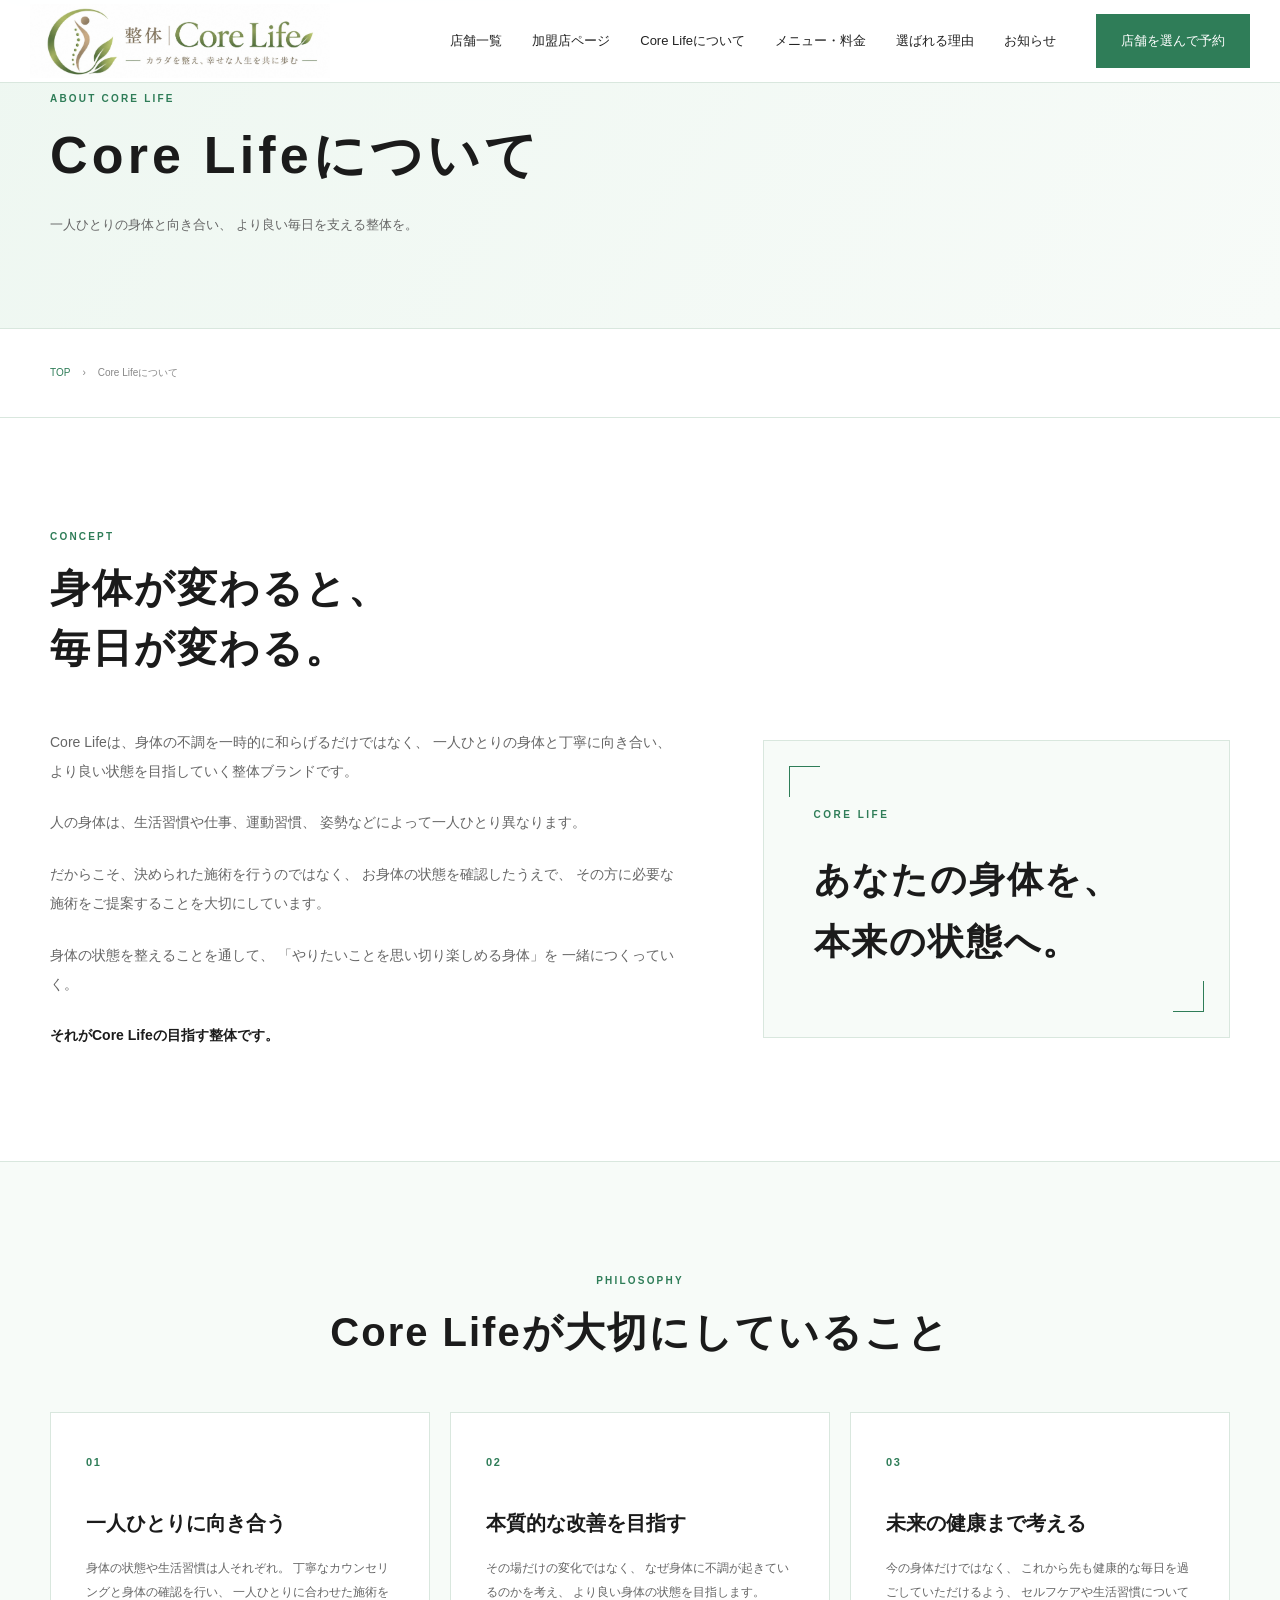
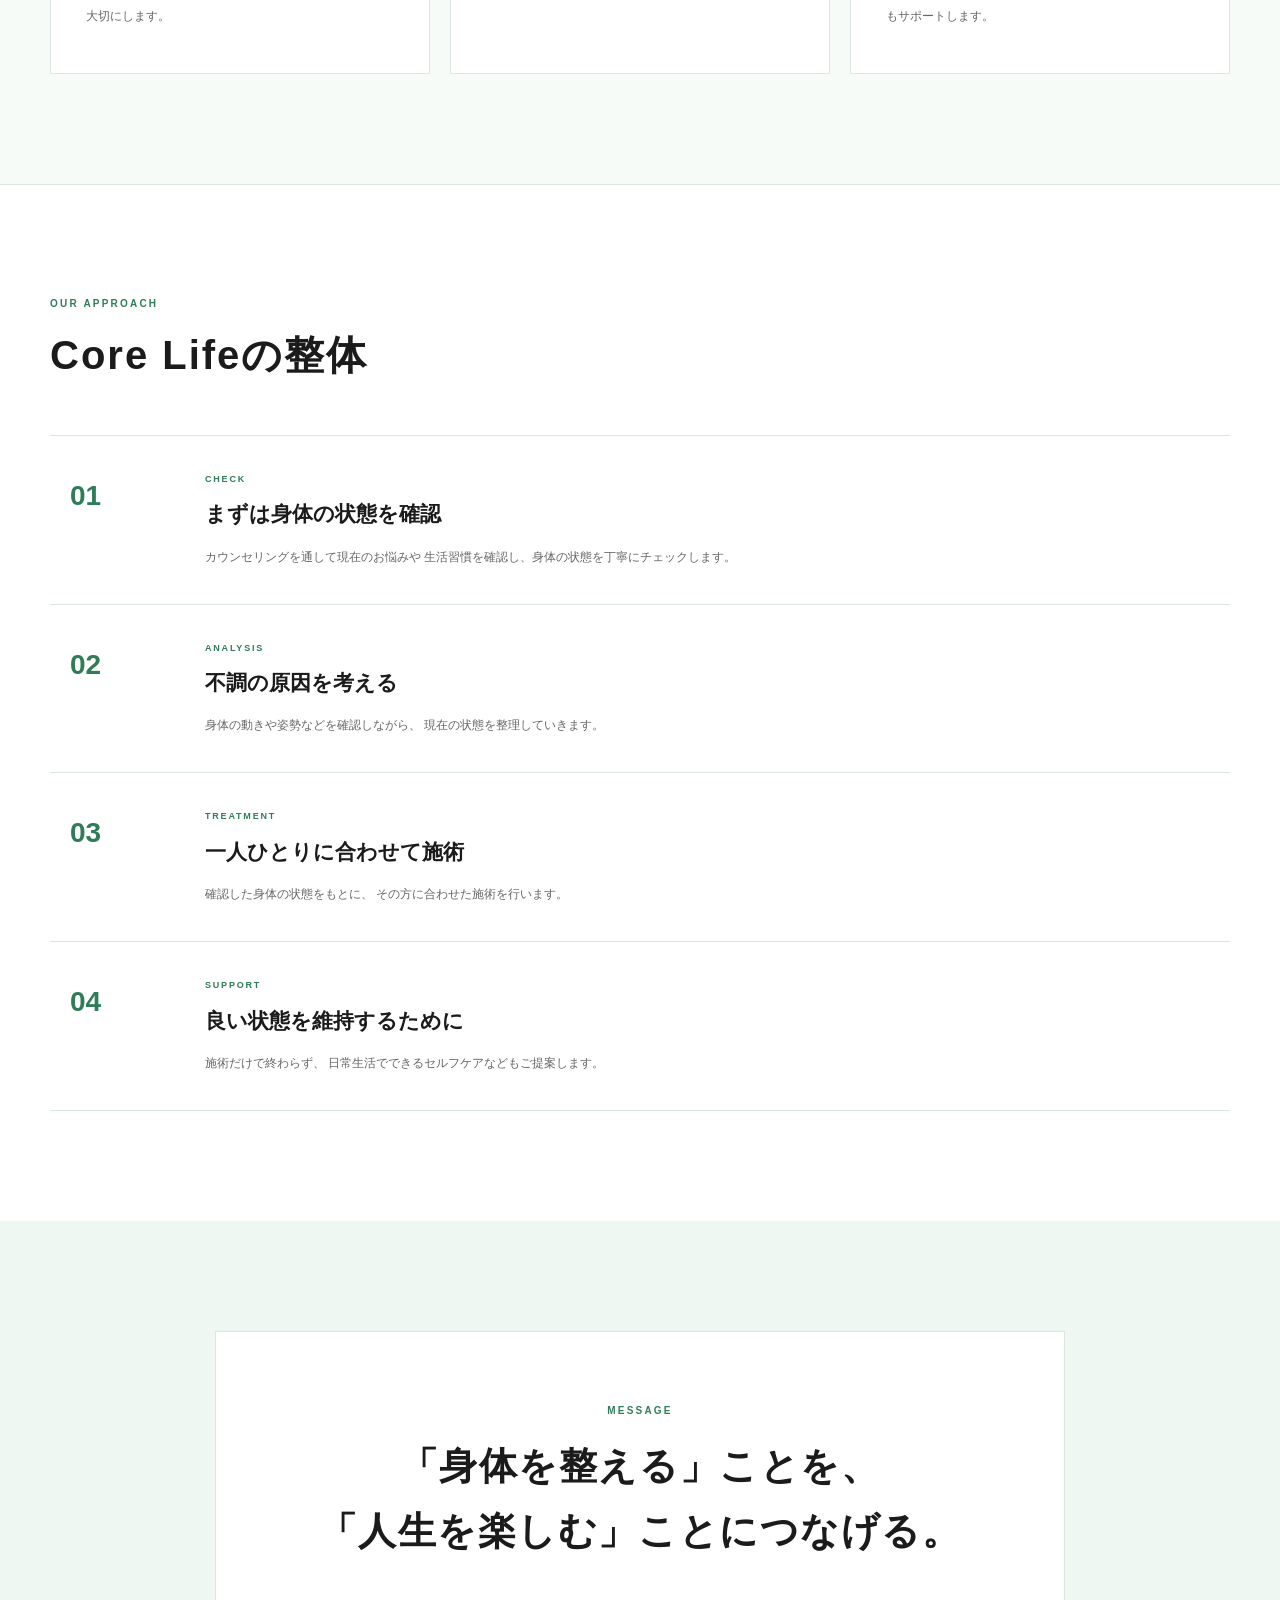
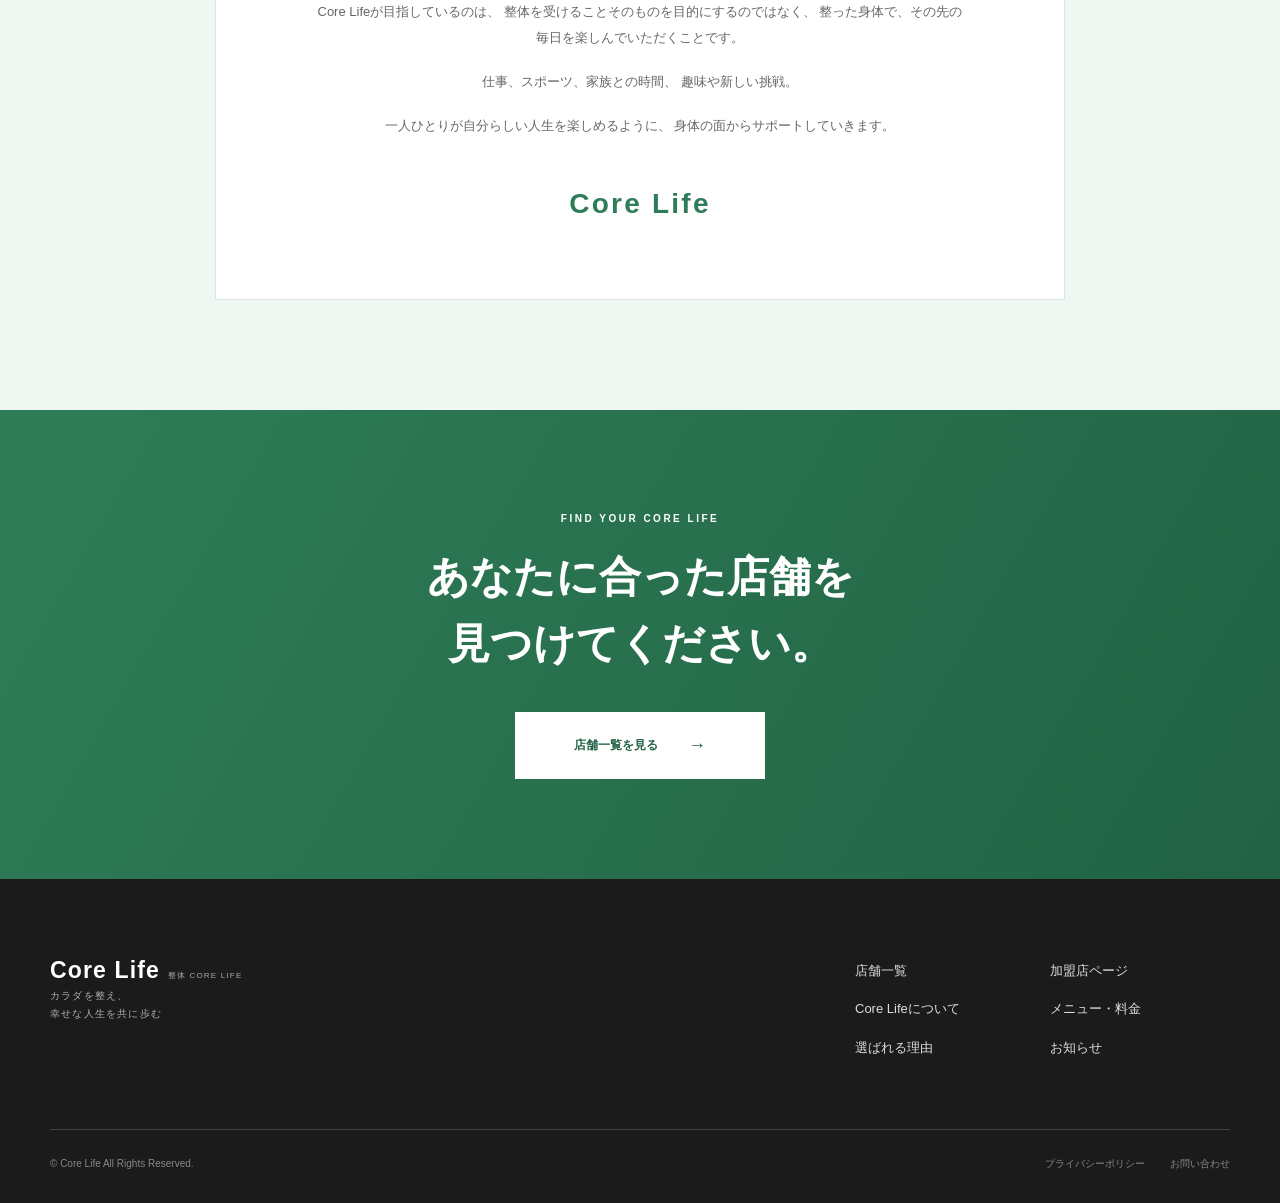
<file: about.html>
<!DOCTYPE html>
<html lang="ja">
<head>
    <meta charset="UTF-8">
    <meta name="viewport" content="width=device-width, initial-scale=1.0">

    <title>Core Lifeについて | 整体 Core Life</title>
    <meta
        name="description"
        content="整体 Core Lifeについて。Core Lifeが大切にしている考え方や、一人ひとりに合わせた整体についてご紹介します。"
    >

    <link rel="stylesheet" href="css/style.css">
    <link rel="stylesheet" href="css/about.css">
</head>

<body>

<!-- HEADER -->
<header class="header">

    <div class="header-inner">

        <a href="index.html" class="logo">
            <img src="images/logo.jpg" alt="Core Life ロゴ">
        </a>

        <nav class="pc-nav">

            <a href="shops.html">
                店舗一覧
            </a>

            <a href="fc.html">
                加盟店ページ
            </a>

            <a href="index.html#about">
                Core Lifeについて
            </a>

            <a href="menu.html">
                メニュー・料金
            </a>

            <a href="index.html#point">
                選ばれる理由
            </a>

            <a href="index.html#news">
                お知らせ
            </a>

        </nav>

        <a href="shops.html" class="header-reserve">
            店舗を選んで予約
        </a>

        <button class="menu-button" id="menuButton">
            <span></span>
            <span></span>
            <span></span>
        </button>

    </div>

</header>


<!-- MOBILE MENU -->
<div class="mobile-menu" id="mobileMenu">

    <nav>

        <a href="shops.html">
            店舗一覧
        </a>

        <a href="fc.html">
            加盟店ページ
        </a>

        <a href="index.html#about">
            Core Lifeについて
        </a>

        <a href="menu.html">
            メニュー・料金
        </a>

        <a href="index.html#point">
            選ばれる理由
        </a>

        <a href="index.html#news">
            お知らせ
        </a>

        <a href="shops.html" class="mobile-reserve">
            店舗を選んで予約
        </a>

    </nav>

</div>


<!-- ========================================
     Page Hero
======================================== -->

<section class="about-page-hero">

    <div class="container">

        <p class="page-label">
            ABOUT CORE LIFE
        </p>

        <h1>
            Core Lifeについて
        </h1>

        <span>
            一人ひとりの身体と向き合い、<br class="sp-only">
            より良い毎日を支える整体を。
        </span>

    </div>

</section>


<!-- ========================================
     Breadcrumb
======================================== -->

<div class="breadcrumb">

    <div class="container">

        <a href="index.html">
            TOP
        </a>

        <span>›</span>

        <span>
            Core Lifeについて
        </span>

    </div>

</div>


<!-- ========================================
     Concept
======================================== -->

<main>

<section class="about-concept">

    <div class="container">

        <div class="about-section-heading">

            <p>
                CONCEPT
            </p>

            <h2>
                身体が変わると、<br>
                毎日が変わる。
            </h2>

        </div>


        <div class="concept-content">

            <div class="concept-text">

                <p>
                    Core Lifeは、身体の不調を一時的に和らげるだけではなく、
                    一人ひとりの身体と丁寧に向き合い、
                    より良い状態を目指していく整体ブランドです。
                </p>

                <p>
                    人の身体は、生活習慣や仕事、運動習慣、
                    姿勢などによって一人ひとり異なります。
                </p>

                <p>
                    だからこそ、決められた施術を行うのではなく、
                    お身体の状態を確認したうえで、
                    その方に必要な施術をご提案することを大切にしています。
                </p>

                <p>
                    身体の状態を整えることを通して、
                    「やりたいことを思い切り楽しめる身体」を
                    一緒につくっていく。
                </p>

                <p>
                    それがCore Lifeの目指す整体です。
                </p>

            </div>

            <div class="concept-message">

                <span>
                    CORE LIFE
                </span>

                <strong>
                    あなたの身体を、<br>
                    本来の状態へ。
                </strong>

            </div>

        </div>

    </div>

</section>


<!-- ========================================
     Philosophy
======================================== -->

<section class="about-philosophy">

    <div class="container">

        <div class="about-section-heading center">

            <p>
                PHILOSOPHY
            </p>

            <h2>
                Core Lifeが大切にしていること
            </h2>

        </div>


        <div class="philosophy-grid">


            <article class="philosophy-card">

                <span class="philosophy-number">
                    01
                </span>

                <h3>
                    一人ひとりに向き合う
                </h3>

                <p>
                    身体の状態や生活習慣は人それぞれ。
                    丁寧なカウンセリングと身体の確認を行い、
                    一人ひとりに合わせた施術を大切にします。
                </p>

            </article>


            <article class="philosophy-card">

                <span class="philosophy-number">
                    02
                </span>

                <h3>
                    本質的な改善を目指す
                </h3>

                <p>
                    その場だけの変化ではなく、
                    なぜ身体に不調が起きているのかを考え、
                    より良い身体の状態を目指します。
                </p>

            </article>


            <article class="philosophy-card">

                <span class="philosophy-number">
                    03
                </span>

                <h3>
                    未来の健康まで考える
                </h3>

                <p>
                    今の身体だけではなく、
                    これから先も健康的な毎日を過ごしていただけるよう、
                    セルフケアや生活習慣についてもサポートします。
                </p>

            </article>


        </div>

    </div>

</section>


<!-- ========================================
     Approach
======================================== -->

<section class="about-approach">

    <div class="container">

        <div class="about-section-heading">

            <p>
                OUR APPROACH
            </p>

            <h2>
                Core Lifeの整体
            </h2>

        </div>


        <div class="approach-list">


            <article class="approach-item">

                <div class="approach-number">
                    01
                </div>

                <div class="approach-body">

                    <span>
                        CHECK
                    </span>

                    <h3>
                        まずは身体の状態を確認
                    </h3>

                    <p>
                        カウンセリングを通して現在のお悩みや
                        生活習慣を確認し、身体の状態を丁寧にチェックします。
                    </p>

                </div>

            </article>


            <article class="approach-item">

                <div class="approach-number">
                    02
                </div>

                <div class="approach-body">

                    <span>
                        ANALYSIS
                    </span>

                    <h3>
                        不調の原因を考える
                    </h3>

                    <p>
                        身体の動きや姿勢などを確認しながら、
                        現在の状態を整理していきます。
                    </p>

                </div>

            </article>


            <article class="approach-item">

                <div class="approach-number">
                    03
                </div>

                <div class="approach-body">

                    <span>
                        TREATMENT
                    </span>

                    <h3>
                        一人ひとりに合わせて施術
                    </h3>

                    <p>
                        確認した身体の状態をもとに、
                        その方に合わせた施術を行います。
                    </p>

                </div>

            </article>


            <article class="approach-item">

                <div class="approach-number">
                    04
                </div>

                <div class="approach-body">

                    <span>
                        SUPPORT
                    </span>

                    <h3>
                        良い状態を維持するために
                    </h3>

                    <p>
                        施術だけで終わらず、
                        日常生活でできるセルフケアなどもご提案します。
                    </p>

                </div>

            </article>


        </div>

    </div>

</section>


<!-- ========================================
     Message
======================================== -->

<section class="about-message">

    <div class="container">

        <div class="message-box">

            <p class="page-label">
                MESSAGE
            </p>

            <h2>
                「身体を整える」ことを、<br>
                「人生を楽しむ」ことにつなげる。
            </h2>

            <p>
                Core Lifeが目指しているのは、
                整体を受けることそのものを目的にするのではなく、
                整った身体で、その先の毎日を楽しんでいただくことです。
            </p>

            <p>
                仕事、スポーツ、家族との時間、
                趣味や新しい挑戦。
            </p>

            <p>
                一人ひとりが自分らしい人生を楽しめるように、
                身体の面からサポートしていきます。
            </p>

            <div class="message-logo">
                Core Life
            </div>

        </div>

    </div>

</section>


<!-- ========================================
     CTA
======================================== -->

<section class="about-cta">

    <div class="container">

        <p>
            FIND YOUR CORE LIFE
        </p>

        <h2>
            あなたに合った店舗を<br>
            見つけてください。
        </h2>

        <a href="shops.html" class="about-cta-button">
            店舗一覧を見る
            <span>→</span>
        </a>

    </div>

</section>

</main>


<!-- =========================
     FOOTER
========================= -->
<footer class="footer">

    <div class="container">

        <div class="footer-top">

            <div class="footer-brand">

                <div class="logo">
                    <span class="logo-text">
                        <span class="logo-main">
                            Core Life
                        </span>

                        <span class="logo-sub">
                            整体 CORE LIFE
                        </span>
                    </span>
                </div>

                <p>
                  カラダを整え、<br>
                  幸せな人生を共に歩む
                </p>

            </div>


            <div class="footer-nav">

                <a href="shops.html">
                    店舗一覧
                </a>

                <a href="fc.html">
                    加盟店ページ
                </a>
                
                <a href="#about">
                    Core Lifeについて
                </a>

                <a href="#menu">
                    メニュー・料金
                </a>

                <a href="#point">
                    選ばれる理由
                </a>

                <a href="#news">
                    お知らせ
                </a>

            </div>

        </div>


        <div class="footer-bottom">

            <p>
                © Core Life All Rights Reserved.
            </p>

            <div>
                <a href="#">
                    プライバシーポリシー
                </a>

                <a href="#">
                    お問い合わせ
                </a>
            </div>

        </div>

    </div>

</footer>


<!-- =========================
     FIXED BUTTON
========================= -->
<div class="fixed-buttons">

    <a href="#reserve" class="web-button">
        店舗を選んで予約
        <span>→</span>
    </a>

</div>


<script src="js/script.js"></script>

</body>
</html>
</file>
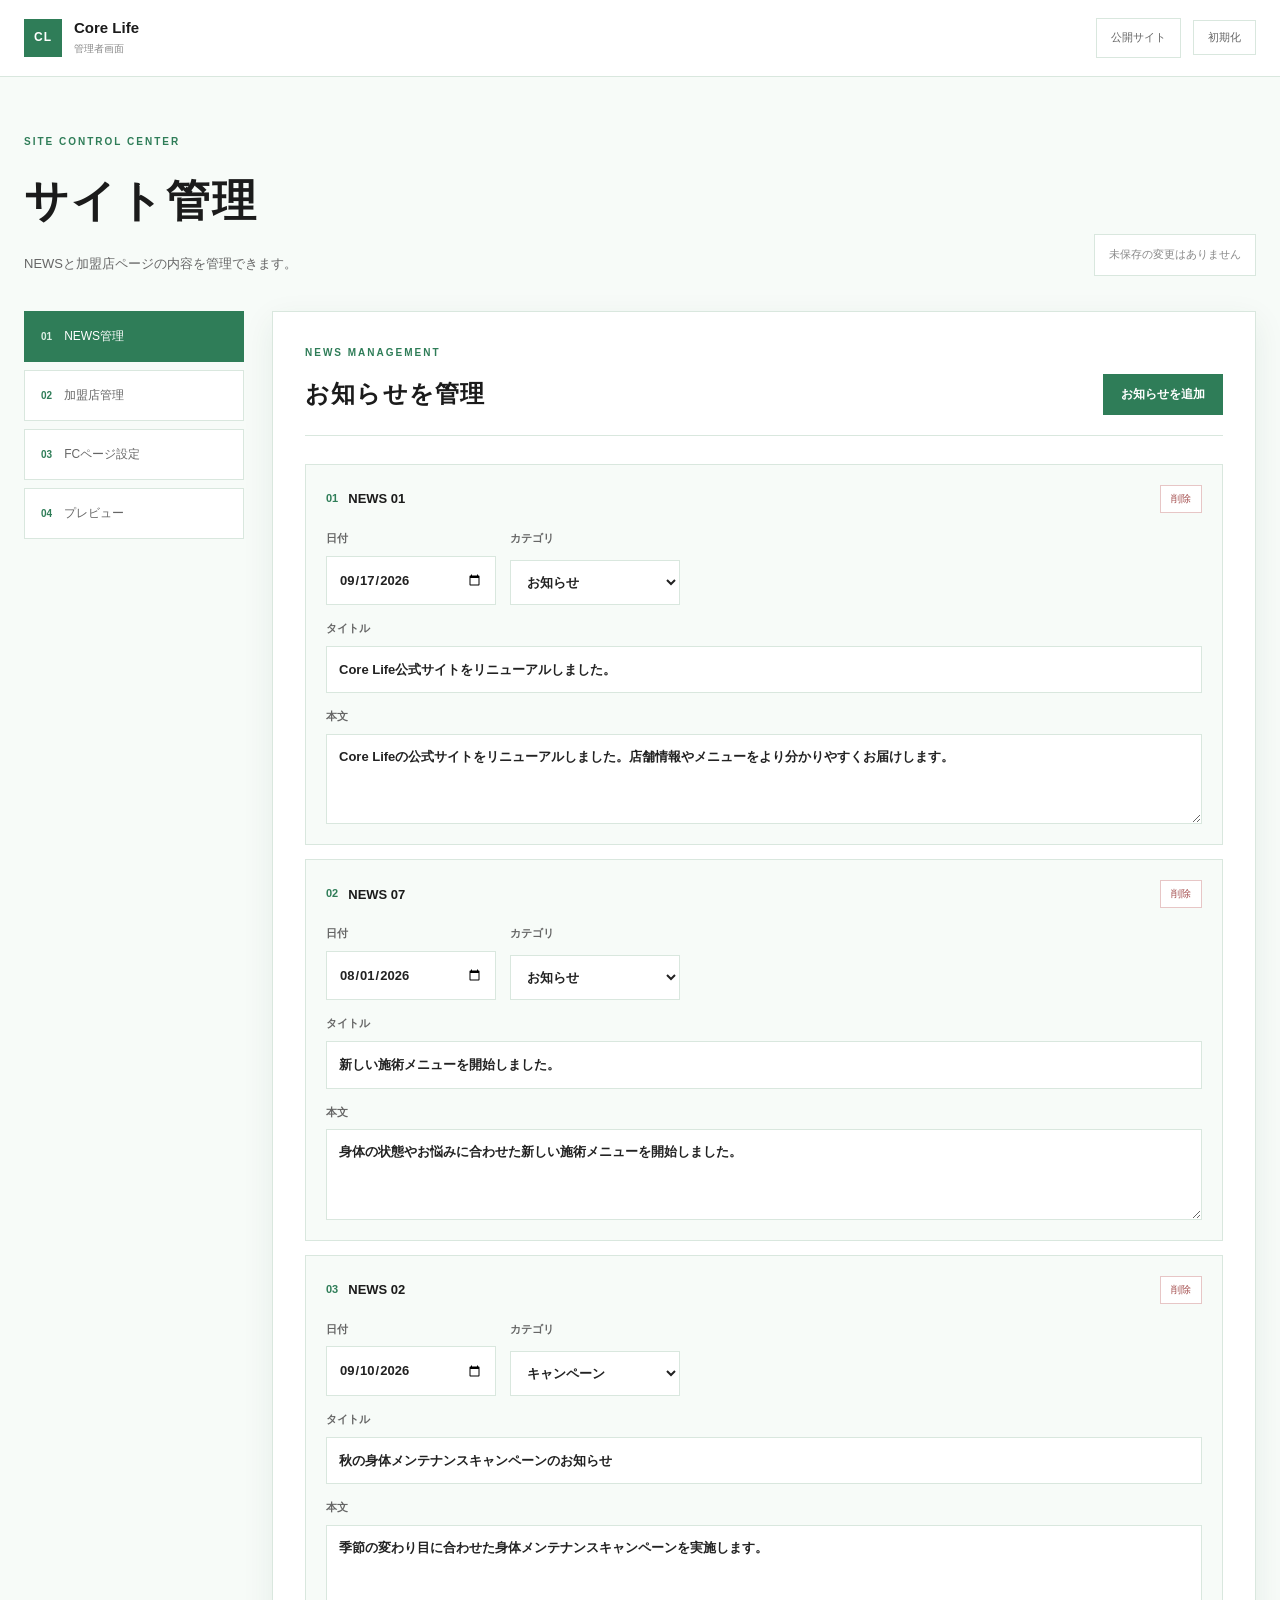
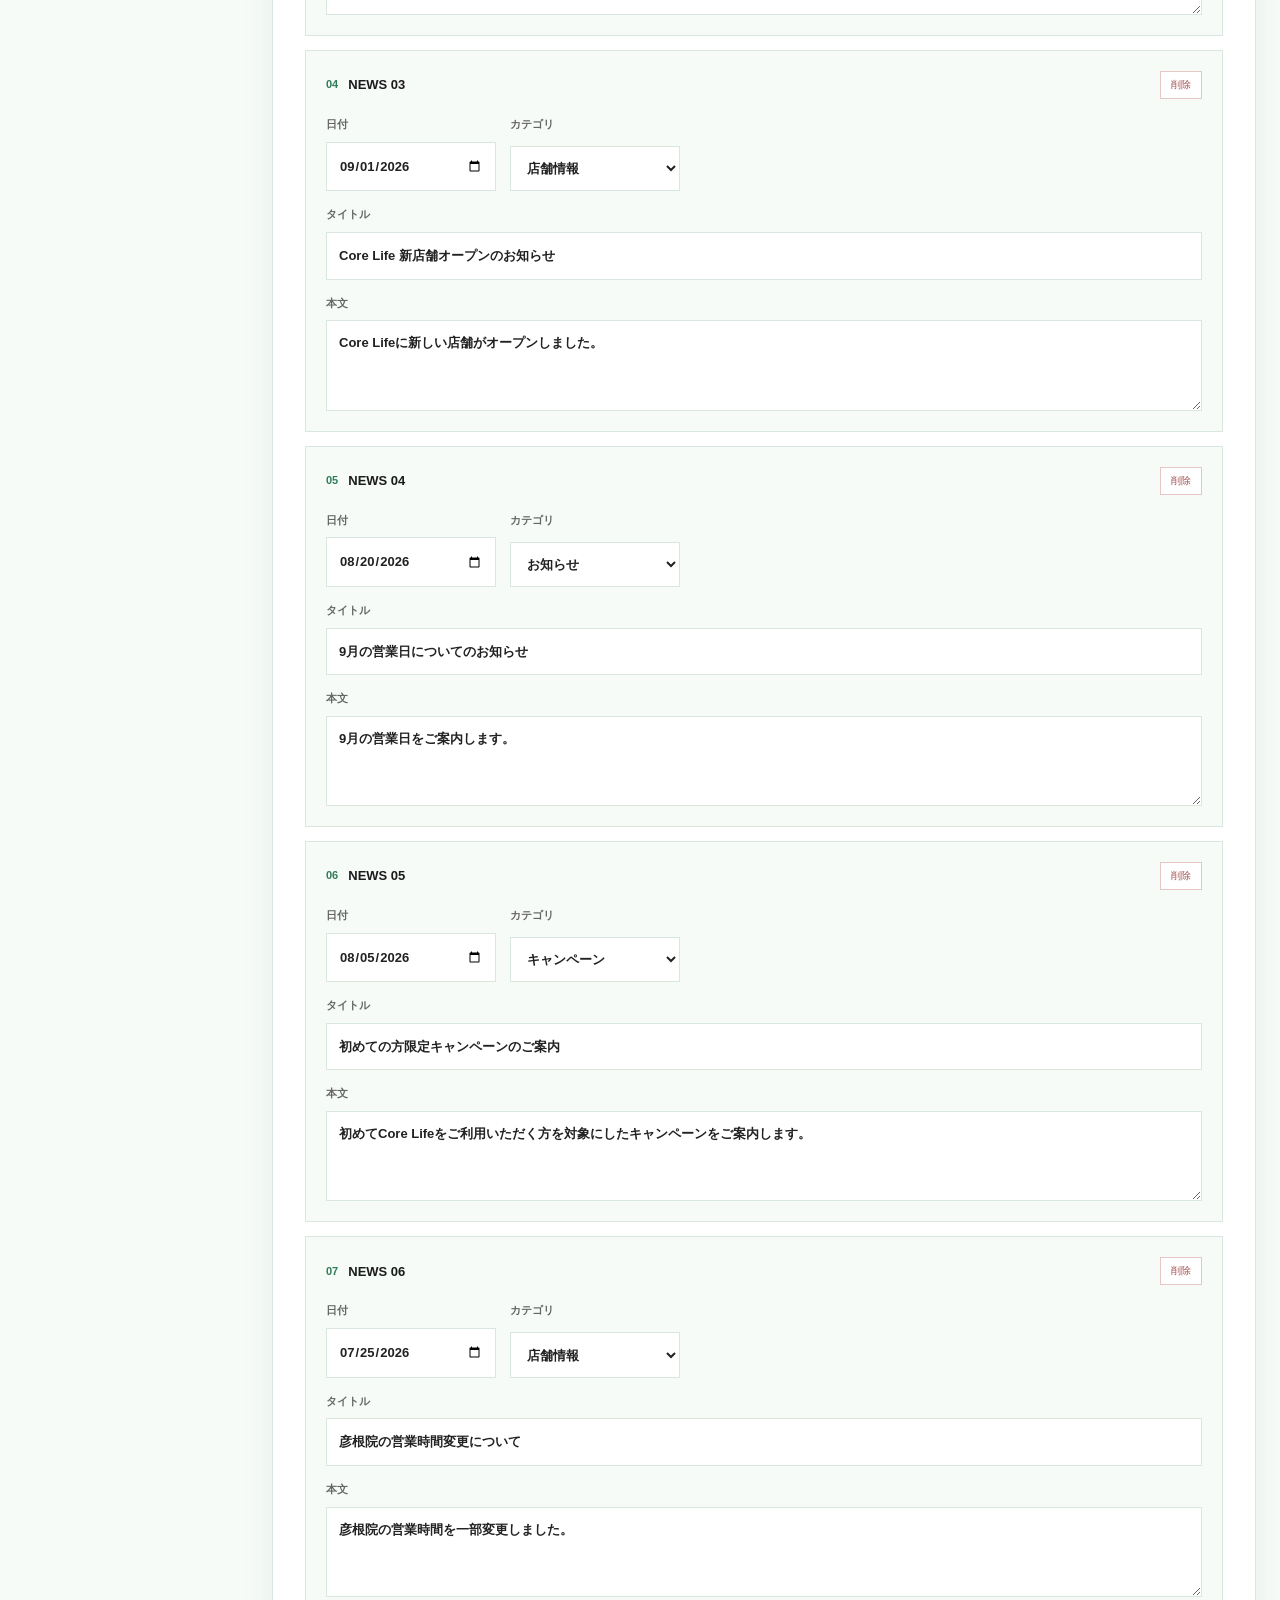
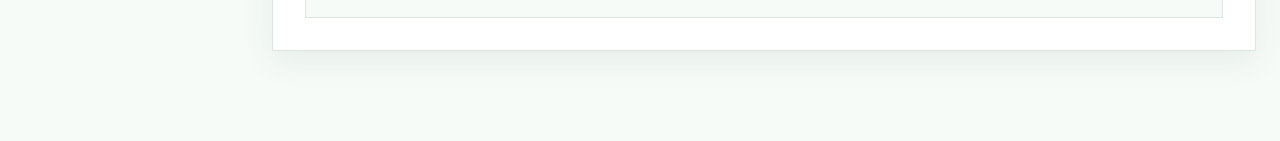
<file: admin.html>
<!DOCTYPE html>
<html lang="ja">
<head>
    <meta charset="UTF-8">
    <meta name="viewport" content="width=device-width, initial-scale=1.0">

    <title>管理者画面 | Core Life</title>
    <meta name="description" content="Core Lifeサイト管理者画面">

    <link rel="stylesheet" href="css/style.css">
    <link rel="stylesheet" href="css/admin.css">
</head>
<body>

<header class="admin-header">
    <div class="admin-header-inner">
        <a href="index.html" class="admin-brand">
            <span class="admin-brand-mark">CL</span>
            <span>
                <strong>Core Life</strong>
                <small>管理者画面</small>
            </span>
        </a>

        <div class="admin-header-actions">
            <a href="index.html" class="admin-link">公開サイト</a>
            <button type="button" class="admin-icon-button" id="resetAllButton">初期化</button>
        </div>
    </div>
</header>

<main class="admin-main">
    <div class="admin-container">
        <div class="admin-page-heading">
            <div>
                <p class="admin-eyebrow">SITE CONTROL CENTER</p>
                <h1>サイト管理</h1>
                <p>NEWSと加盟店ページの内容を管理できます。</p>
            </div>
            <div class="admin-status" id="saveStatus" aria-live="polite">未保存の変更はありません</div>
        </div>

        <div class="admin-layout">
            <aside class="admin-sidebar" aria-label="管理メニュー">
                <button type="button" class="admin-tab active" data-panel="newsPanel">
                    <span>01</span>
                    NEWS管理
                </button>
                <button type="button" class="admin-tab" data-panel="fcPanel">
                    <span>02</span>
                    加盟店管理
                </button>
                <button type="button" class="admin-tab" data-panel="fcSettingsPanel">
                    <span>03</span>
                    FCページ設定
                </button>
                <button type="button" class="admin-tab" data-panel="previewPanel">
                    <span>04</span>
                    プレビュー
                </button>
            </aside>

            <div class="admin-content">
                <section class="admin-panel active" id="newsPanel">
                    <div class="panel-heading">
                        <div>
                            <p class="admin-eyebrow">NEWS MANAGEMENT</p>
                            <h2>お知らせを管理</h2>
                        </div>
                        <button type="button" class="admin-primary-button" id="addNewsButton">お知らせを追加</button>
                    </div>

                    <div class="news-editor-list" id="newsEditorList"></div>
                </section>

                <section class="admin-panel" id="fcPanel">
                    <div class="panel-heading">
                        <div>
                            <p class="admin-eyebrow">SHOP MANAGEMENT</p>
                            <h2>加盟店を管理</h2>
                        </div>
                        <button type="button" class="admin-primary-button" id="addShopButton">加盟店を追加</button>
                    </div>

                    <div class="shop-editor-list" id="shopEditorList"></div>
                    <p class="admin-note">店舗のログイン情報は、静的サイトではlocalStorageに保存されます。本番運用ではサーバー側の認証を利用してください。</p>
                </section>

                <section class="admin-panel" id="fcSettingsPanel">
                    <div class="panel-heading">
                        <div>
                            <p class="admin-eyebrow">FRANCHISE PAGE</p>
                            <h2>加盟店ページ設定</h2>
                        </div>
                    </div>

                    <form class="admin-form" id="fcSettingsForm">
                        <label>
                            ページ見出し
                            <input type="text" name="heroTitle" required>
                        </label>
                        <label>
                            ページ説明
                            <textarea name="heroDescription" rows="3" required></textarea>
                        </label>
                        <label>
                            ウェルカム見出し
                            <input type="text" name="welcomeTitle" required>
                        </label>
                        <label>
                            ウェルカム本文
                            <textarea name="welcomeText" rows="4" required></textarea>
                        </label>
                        <label>
                            サポート見出し
                            <input type="text" name="supportTitle" required>
                        </label>
                        <label>
                            サポート本文
                            <textarea name="supportText" rows="4" required></textarea>
                        </label>
                        <button type="submit" class="admin-primary-button">FC設定を保存</button>
                    </form>
                </section>

                <section class="admin-panel" id="previewPanel">
                    <div class="panel-heading">
                        <div>
                            <p class="admin-eyebrow">PUBLIC PAGES</p>
                            <h2>公開ページを確認</h2>
                        </div>
                    </div>

                    <div class="preview-grid">
                        <a href="news.html" class="preview-card">
                            <span>NEWS</span>
                            <strong>お知らせ一覧</strong>
                            <small>公開中のニュースを確認</small>
                        </a>
                        <a href="fc.html" class="preview-card">
                            <span>FRANCHISE</span>
                            <strong>加盟店ページ</strong>
                            <small>FC向けページを確認</small>
                        </a>
                        <a href="index.html" class="preview-card">
                            <span>HOME</span>
                            <strong>公式サイト</strong>
                            <small>トップページを確認</small>
                        </a>
                    </div>

                    <div class="admin-note">
                        <strong>保存について</strong>
                        <p>この管理画面の設定は、このブラウザのlocalStorageに保存されます。複数端末や他の利用者と共有する場合は、サーバー側の管理機能が必要です。</p>
                    </div>
                </section>
            </div>
        </div>
    </div>
</main>

<div class="admin-toast" id="adminToast" role="status" aria-live="polite"></div>
<script src="js/admin.js"></script>
</body>
</html>
</file>
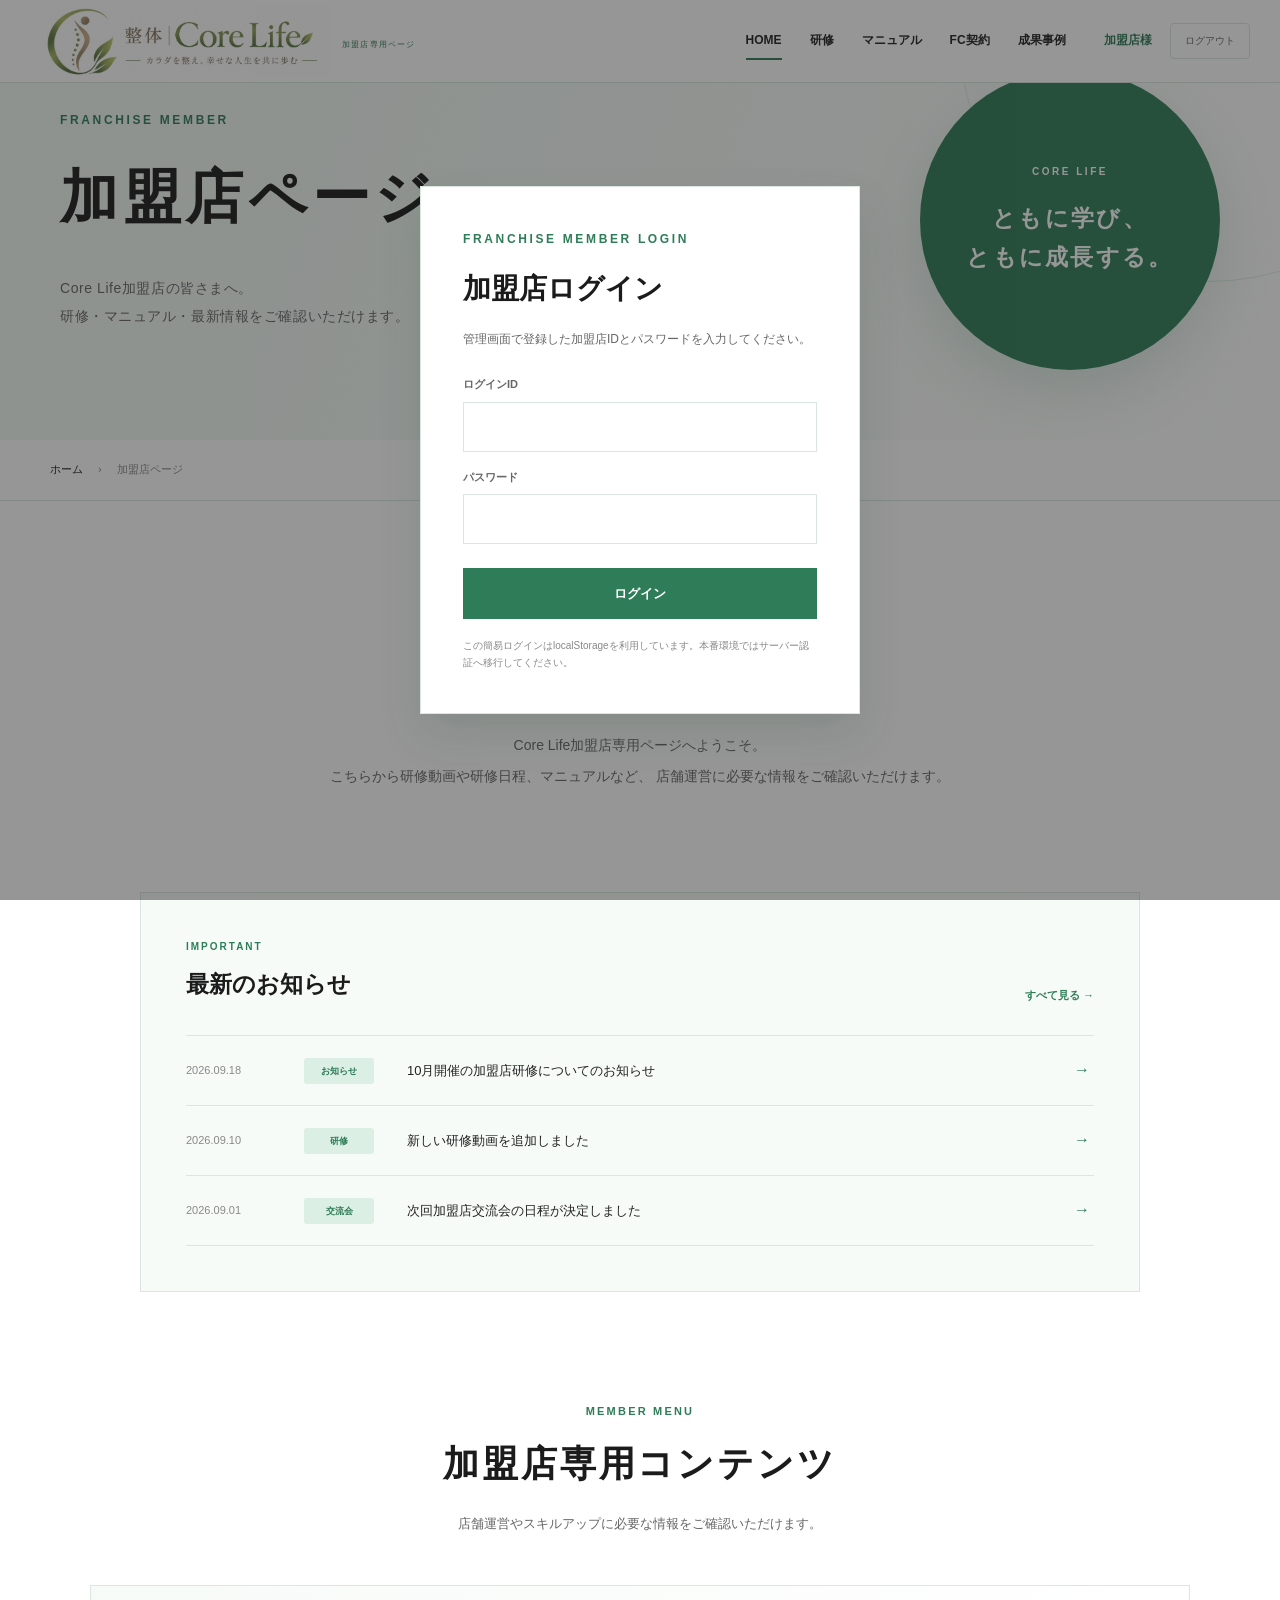
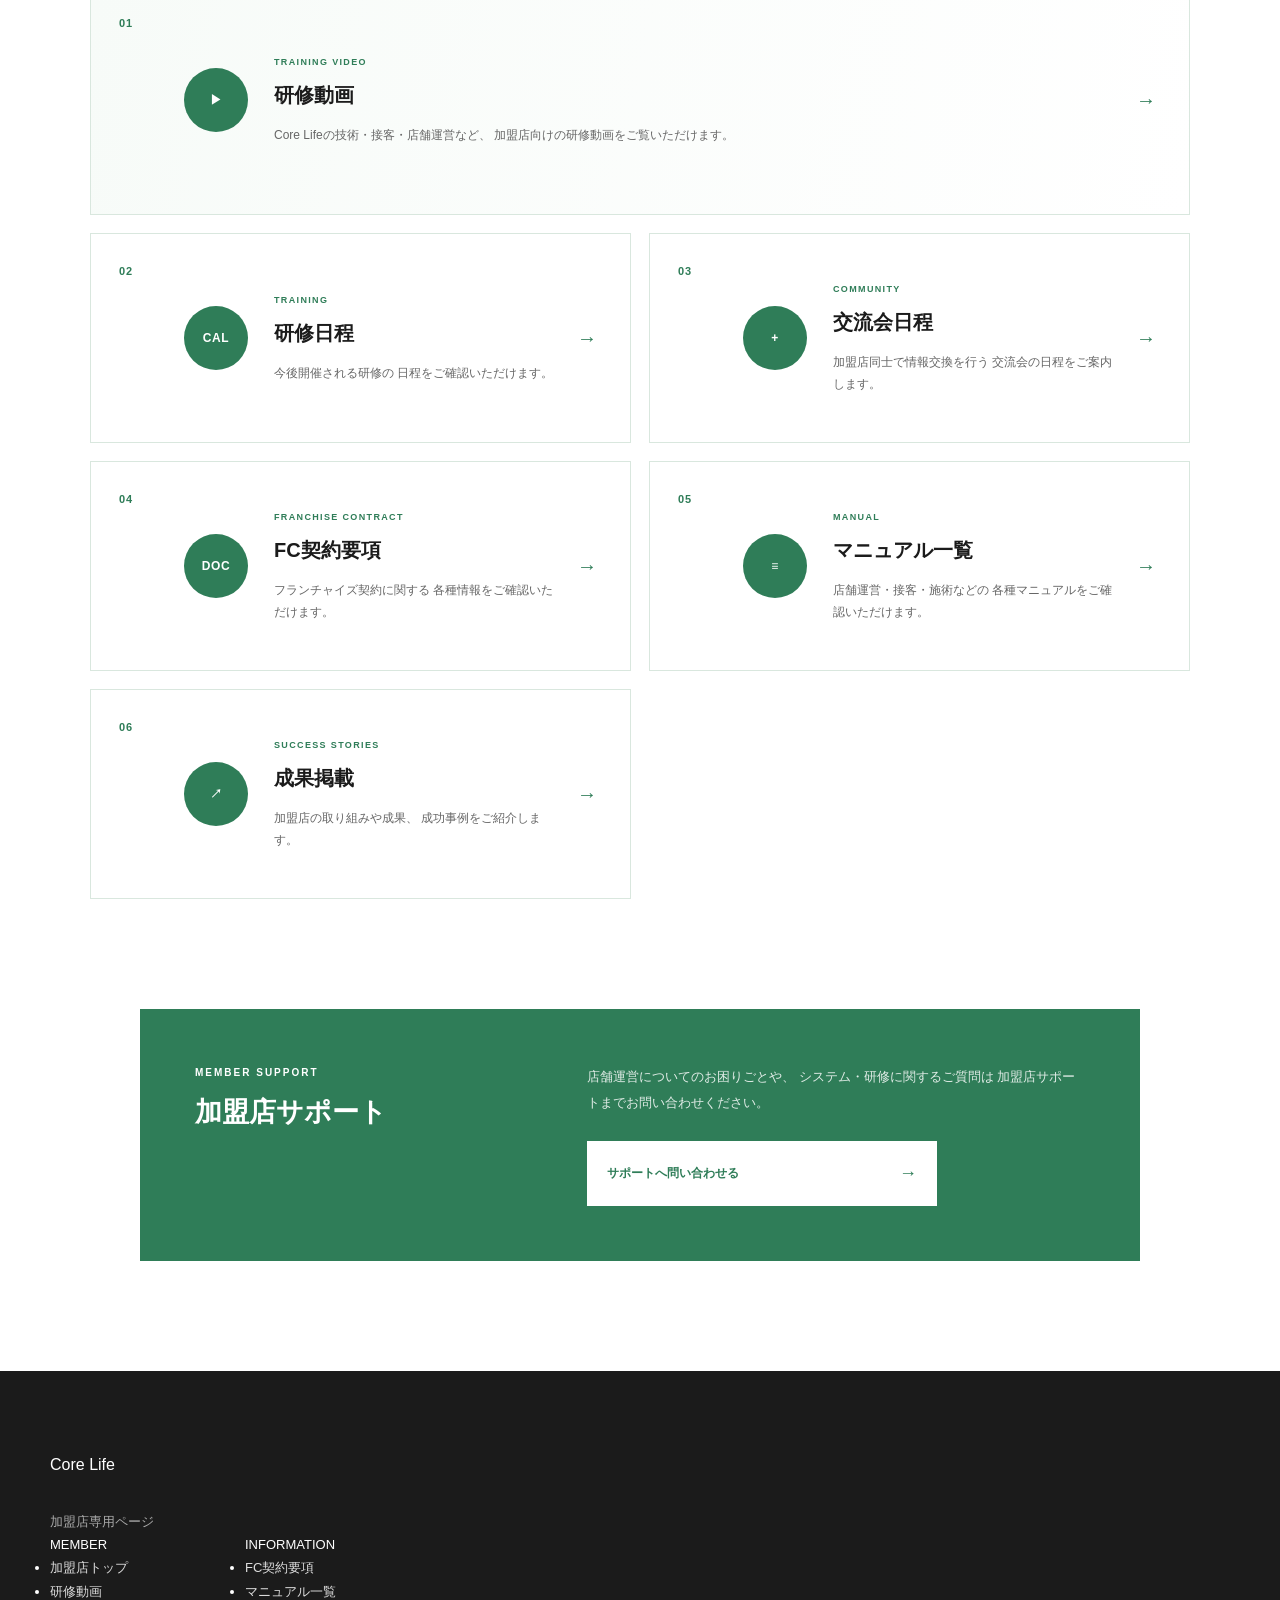
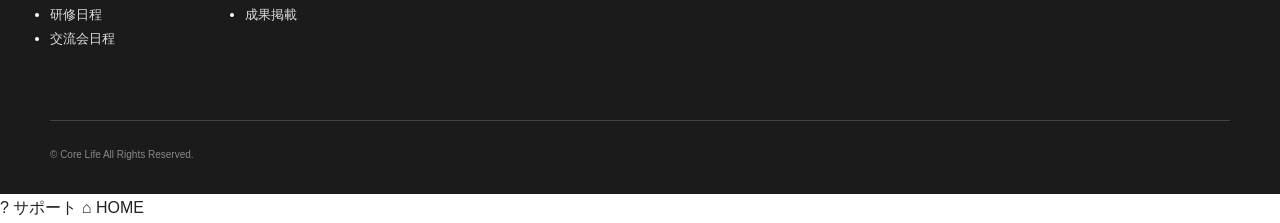
<file: fc.html>
<!DOCTYPE html>
<html lang="ja">
<head>
    <meta charset="UTF-8">
    <meta name="viewport" content="width=device-width, initial-scale=1.0">

    <title>加盟店ページ | Core Life</title>

    <meta
        name="description"
        content="Core Life加盟店専用ページです。研修動画、研修日程、交流会、マニュアル、FC契約要項、成果事例をご確認いただけます。"
    >

    <!-- 共通CSS -->
    <link rel="stylesheet" href="css/style.css">

    <!-- 加盟店ページCSS -->
    <link rel="stylesheet" href="css/fc.css">
</head>

<body class="fc-page">

<!-- ========================================
     Header
======================================== -->

<header class="header fc-header">

    <div class="header-inner">

        <a href="index.html" class="logo">
          <img src="images/logo.jpg" alt="Core Life ロゴ">
          <span class="logo-sub">加盟店専用ページ</span>
        </a>

        <nav class="global-nav fc-nav">

            <ul>

                <li>
                    <a href="fc.html" class="active">
                        HOME
                    </a>
                </li>

                <li>
                    <a href="fc-content/fc-training.html">
                        研修
                    </a>
                </li>

                <li>
                    <a href="fc-content/fc-manual.html">
                        マニュアル
                    </a>
                </li>

                <li>
                    <a href="fc-content/fc-contract.html">
                        FC契約
                    </a>
                </li>

                <li>
                    <a href="fc-content/fc-results.html">
                        成果事例
                    </a>
                </li>

            </ul>

        </nav>

        <div class="fc-user">

            <span class="fc-user-name">
                加盟店様
            </span>

            <a href="index.html" class="fc-logout">
                ログアウト
            </a>

        </div>

        <button
            class="menu-button"
            aria-label="メニューを開く"
        >
            <span></span>
            <span></span>
            <span></span>
        </button>

    </div>

</header>


<div class="mobile-menu" id="mobileMenu">

    <nav>
        <a href="fc.html">HOME</a>
        <a href="fc-content/fc-training.html">研修</a>
        <a href="fc-content/fc-schedule.html">研修日程</a>
        <a href="fc-content/fc-meeting.html">交流会日程</a>
        <a href="fc-content/fc-manual.html">マニュアル</a>
        <a href="fc-content/fc-contract.html">FC契約</a>
        <a href="fc-content/fc-results.html">成果事例</a>
        <a href="fc-content/fc-support.html" class="mobile-reserve">サポートへ問い合わせる</a>
    </nav>

</div>


<div class="fc-login-overlay" id="fcLoginOverlay">
    <form class="fc-login-card" id="fcLoginForm">
        <p class="fc-hero-en">FRANCHISE MEMBER LOGIN</p>
        <h2>加盟店ログイン</h2>
        <p>管理画面で登録した加盟店IDとパスワードを入力してください。</p>
        <label>
            ログインID
            <input type="text" name="loginId" autocomplete="username" required>
        </label>
        <label>
            パスワード
            <input type="password" name="password" autocomplete="current-password" required>
        </label>
        <p class="fc-login-error" id="fcLoginError" hidden></p>
        <button type="submit">ログイン</button>
        <small>この簡易ログインはlocalStorageを利用しています。本番環境ではサーバー認証へ移行してください。</small>
    </form>
</div>


<!-- ========================================
     Page Hero
======================================== -->

<section class="fc-hero">

    <div class="fc-hero-inner">

        <div class="fc-hero-text">

            <p class="fc-hero-en">
                FRANCHISE MEMBER
            </p>

            <h1>
                加盟店ページ
            </h1>

            <p class="fc-hero-description">
                Core Life加盟店の皆さまへ。<br>
                研修・マニュアル・最新情報をご確認いただけます。
            </p>

        </div>

        <div class="fc-hero-message">

            <span>
                CORE LIFE
            </span>

            <p>
                ともに学び、<br>
                ともに成長する。
            </p>

        </div>

    </div>

</section>


<!-- ========================================
     Breadcrumb
======================================== -->

<div class="breadcrumb">

    <div class="container">

        <a href="index.html">
            ホーム
        </a>

        <span>›</span>

        <span>
            加盟店ページ
        </span>

    </div>

</div>


<!-- ========================================
     Main
======================================== -->

<main class="fc-main">

    <div class="container">


        <!-- =================================
             Welcome
        ================================== -->

        <section class="fc-welcome">

            <div class="fc-section-heading">

                <p class="fc-section-en">
                    WELCOME
                </p>

                <h2>
                    加盟店の皆さまへ
                </h2>

            </div>

            <p class="fc-welcome-text">

                Core Life加盟店専用ページへようこそ。<br>
                こちらから研修動画や研修日程、マニュアルなど、
                店舗運営に必要な情報をご確認いただけます。

            </p>

        </section>


        <!-- =================================
             Important Information
        ================================== -->

        <section class="fc-notice">

            <div class="fc-notice-header">

                <div>

                    <p>
                        IMPORTANT
                    </p>

                    <h2>
                        最新のお知らせ
                    </h2>

                </div>

                <a href="#">
                    すべて見る →
                </a>

            </div>


            <div class="fc-notice-list">

                <a href="#" class="fc-notice-item">

                    <time datetime="2026-09-18">
                        2026.09.18
                    </time>

                    <span class="fc-notice-category">
                        お知らせ
                    </span>

                    <p>
                        10月開催の加盟店研修についてのお知らせ
                    </p>

                    <span class="fc-arrow">
                        →
                    </span>

                </a>


                <a href="#" class="fc-notice-item">

                    <time datetime="2026-09-10">
                        2026.09.10
                    </time>

                    <span class="fc-notice-category">
                        研修
                    </span>

                    <p>
                        新しい研修動画を追加しました
                    </p>

                    <span class="fc-arrow">
                        →
                    </span>

                </a>


                <a href="#" class="fc-notice-item">

                    <time datetime="2026-09-01">
                        2026.09.01
                    </time>

                    <span class="fc-notice-category">
                        交流会
                    </span>

                    <p>
                        次回加盟店交流会の日程が決定しました
                    </p>

                    <span class="fc-arrow">
                        →
                    </span>

                </a>

            </div>

        </section>


        <!-- =================================
             Main Menu
        ================================== -->

        <section class="fc-menu-section">

            <div class="fc-section-heading">

                <p class="fc-section-en">
                    MEMBER MENU
                </p>

                <h2>
                    加盟店専用コンテンツ
                </h2>

                <p class="fc-section-description">
                    店舗運営やスキルアップに必要な情報をご確認いただけます。
                </p>

            </div>


            <div class="fc-menu-grid">


                <!-- Training Video -->

                <a
                    href="fc-content/fc-training.html"
                    class="fc-menu-card fc-menu-card-large"
                >

                    <div class="fc-menu-number">
                        01
                    </div>

                    <div class="fc-menu-icon">
                        ▶
                    </div>

                    <div class="fc-menu-content">

                        <p class="fc-menu-en">
                            TRAINING VIDEO
                        </p>

                        <h3>
                            研修動画
                        </h3>

                        <p>
                            Core Lifeの技術・接客・店舗運営など、
                            加盟店向けの研修動画をご覧いただけます。
                        </p>

                    </div>

                    <span class="fc-menu-arrow">
                        →
                    </span>

                </a>


                <!-- Training Schedule -->

                <a
                    href="fc-content/fc-schedule.html"
                    class="fc-menu-card"
                >

                    <div class="fc-menu-number">
                        02
                    </div>

                    <div class="fc-menu-icon">
                        CAL
                    </div>

                    <div class="fc-menu-content">

                        <p class="fc-menu-en">
                            TRAINING
                        </p>

                        <h3>
                            研修日程
                        </h3>

                        <p>
                            今後開催される研修の
                            日程をご確認いただけます。
                        </p>

                    </div>

                    <span class="fc-menu-arrow">
                        →
                    </span>

                </a>


                <!-- Exchange -->

                <a
                    href="fc-content/fc-meeting.html"
                    class="fc-menu-card"
                >

                    <div class="fc-menu-number">
                        03
                    </div>

                    <div class="fc-menu-icon">
                        +
                    </div>

                    <div class="fc-menu-content">

                        <p class="fc-menu-en">
                            COMMUNITY
                        </p>

                        <h3>
                            交流会日程
                        </h3>

                        <p>
                            加盟店同士で情報交換を行う
                            交流会の日程をご案内します。
                        </p>

                    </div>

                    <span class="fc-menu-arrow">
                        →
                    </span>

                </a>


                <!-- Contract -->

                <a
                    href="fc-content/fc-contract.html"
                    class="fc-menu-card"
                >

                    <div class="fc-menu-number">
                        04
                    </div>

                    <div class="fc-menu-icon">
                        DOC
                    </div>

                    <div class="fc-menu-content">

                        <p class="fc-menu-en">
                            FRANCHISE CONTRACT
                        </p>

                        <h3>
                            FC契約要項
                        </h3>

                        <p>
                            フランチャイズ契約に関する
                            各種情報をご確認いただけます。
                        </p>

                    </div>

                    <span class="fc-menu-arrow">
                        →
                    </span>

                </a>


                <!-- Manual -->

                <a
                    href="fc-content/fc-manual.html"
                    class="fc-menu-card"
                >

                    <div class="fc-menu-number">
                        05
                    </div>

                    <div class="fc-menu-icon">
                        ≡
                    </div>

                    <div class="fc-menu-content">

                        <p class="fc-menu-en">
                            MANUAL
                        </p>

                        <h3>
                            マニュアル一覧
                        </h3>

                        <p>
                            店舗運営・接客・施術などの
                            各種マニュアルをご確認いただけます。
                        </p>

                    </div>

                    <span class="fc-menu-arrow">
                        →
                    </span>

                </a>


                <!-- Results -->

                <a
                    href="fc-content/fc-results.html"
                    class="fc-menu-card"
                >

                    <div class="fc-menu-number">
                        06
                    </div>

                    <div class="fc-menu-icon">
                        ↗
                    </div>

                    <div class="fc-menu-content">

                        <p class="fc-menu-en">
                            SUCCESS STORIES
                        </p>

                        <h3>
                            成果掲載
                        </h3>

                        <p>
                            加盟店の取り組みや成果、
                            成功事例をご紹介します。
                        </p>

                    </div>

                    <span class="fc-menu-arrow">
                        →
                    </span>

                </a>

            </div>

        </section>


        <!-- =================================
             Quick Information
        ================================== -->

        <section class="fc-information">

            <div class="fc-information-box">

                <div class="fc-information-title">

                    <p>
                        MEMBER SUPPORT
                    </p>

                    <h2>
                        加盟店サポート
                    </h2>

                </div>

                <div class="fc-information-text">

                    <p>
                        店舗運営についてのお困りごとや、
                        システム・研修に関するご質問は
                        加盟店サポートまでお問い合わせください。
                    </p>

                    <a href="#" class="fc-support-button">
                        サポートへ問い合わせる
                        <span>→</span>
                    </a>

                </div>

            </div>

        </section>

    </div>

</main>


<!-- ========================================
     Footer
======================================== -->

<footer class="footer">

    <div class="container">

        <div class="footer-inner">

            <div class="footer-brand">

                <a
                    href="index.html"
                    class="footer-logo"
                >
                    Core Life
                </a>

                <p>
                    加盟店専用ページ
                </p>

            </div>


            <div class="footer-nav">

                <div>

                    <p class="footer-nav-title">
                        MEMBER
                    </p>

                    <ul>

                        <li>
                            <a href="fc.html">
                                加盟店トップ
                            </a>
                        </li>

                        <li>
                            <a href="fc-training.html">
                                研修動画
                            </a>
                        </li>

                        <li>
                            <a href="fc-schedule.html">
                                研修日程
                            </a>
                        </li>

                        <li>
                            <a href="fc-meeting.html">
                                交流会日程
                            </a>
                        </li>

                    </ul>

                </div>


                <div>

                    <p class="footer-nav-title">
                        INFORMATION
                    </p>

                    <ul>

                        <li>
                            <a href="fc-contract.html">
                                FC契約要項
                            </a>
                        </li>

                        <li>
                            <a href="fc-manual.html">
                                マニュアル一覧
                            </a>
                        </li>

                        <li>
                            <a href="fc-results.html">
                                成果掲載
                            </a>
                        </li>

                    </ul>

                </div>

            </div>

        </div>


        <div class="footer-bottom">

            <p>
                © Core Life All Rights Reserved.
            </p>

        </div>

    </div>

</footer>


<!-- ========================================
     Mobile Fixed Buttons
======================================== -->

<div class="mobile-fixed-buttons">

    <a
        href="fc-support.html"
        class="mobile-phone-button"
    >
        <span>?</span>
        サポート
    </a>

    <a
        href="fc.html"
        class="mobile-reservation-button"
    >
        <span>⌂</span>
        HOME
    </a>

</div>


<script src="js/script.js"></script>
<script src="js/site-settings.js"></script>

</body>
</html>
</file>
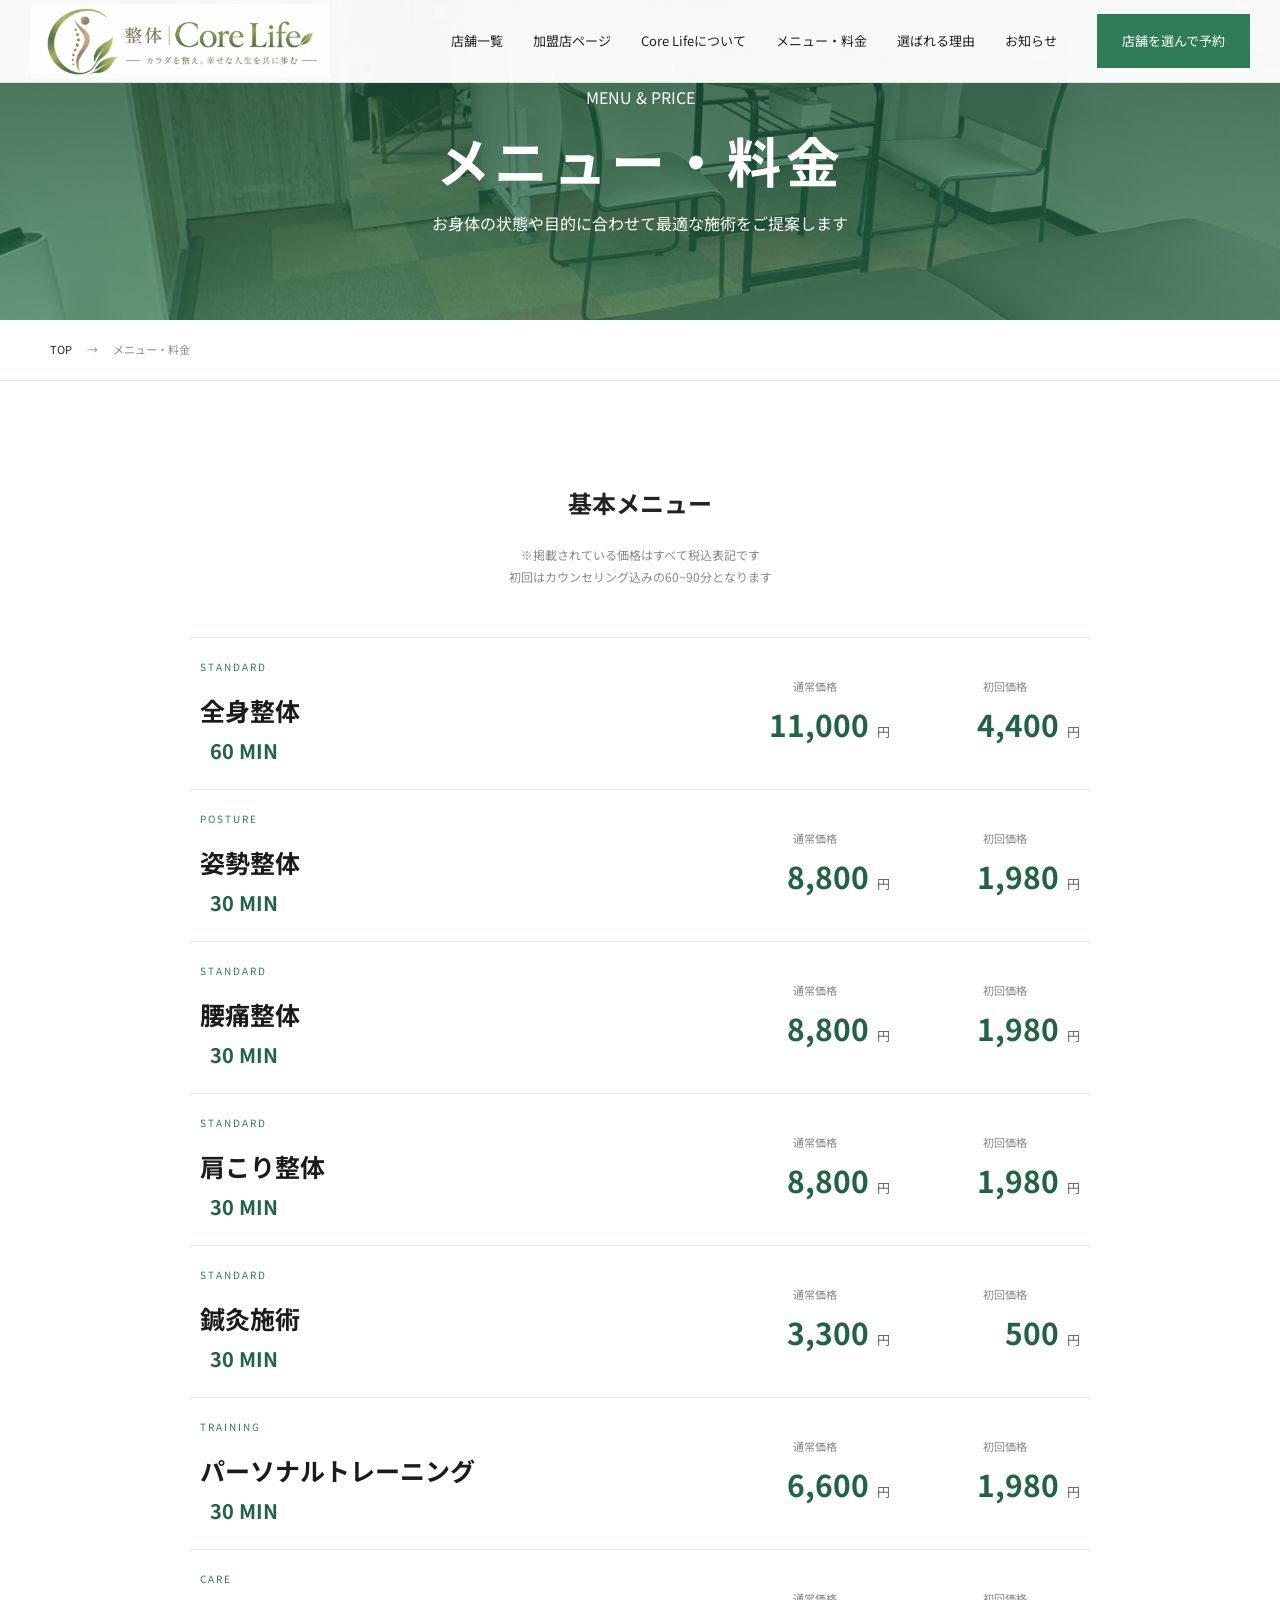
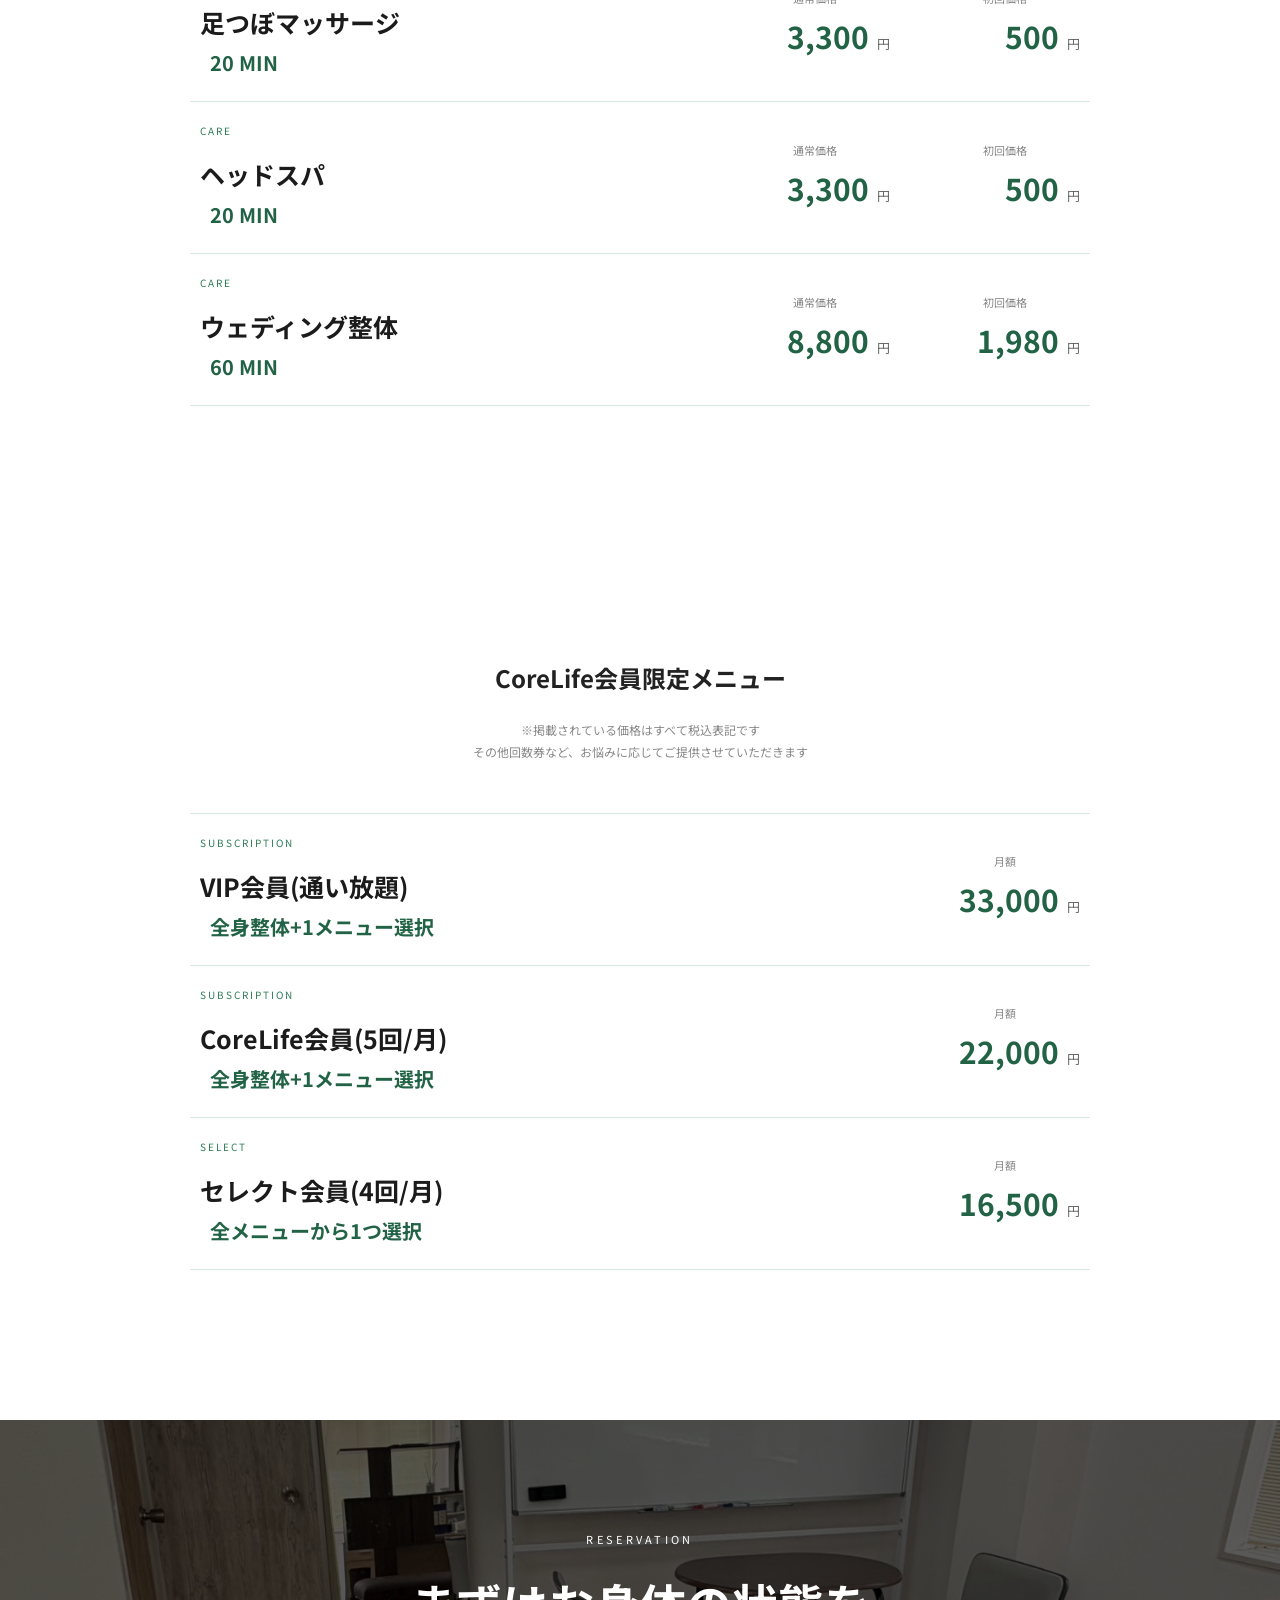
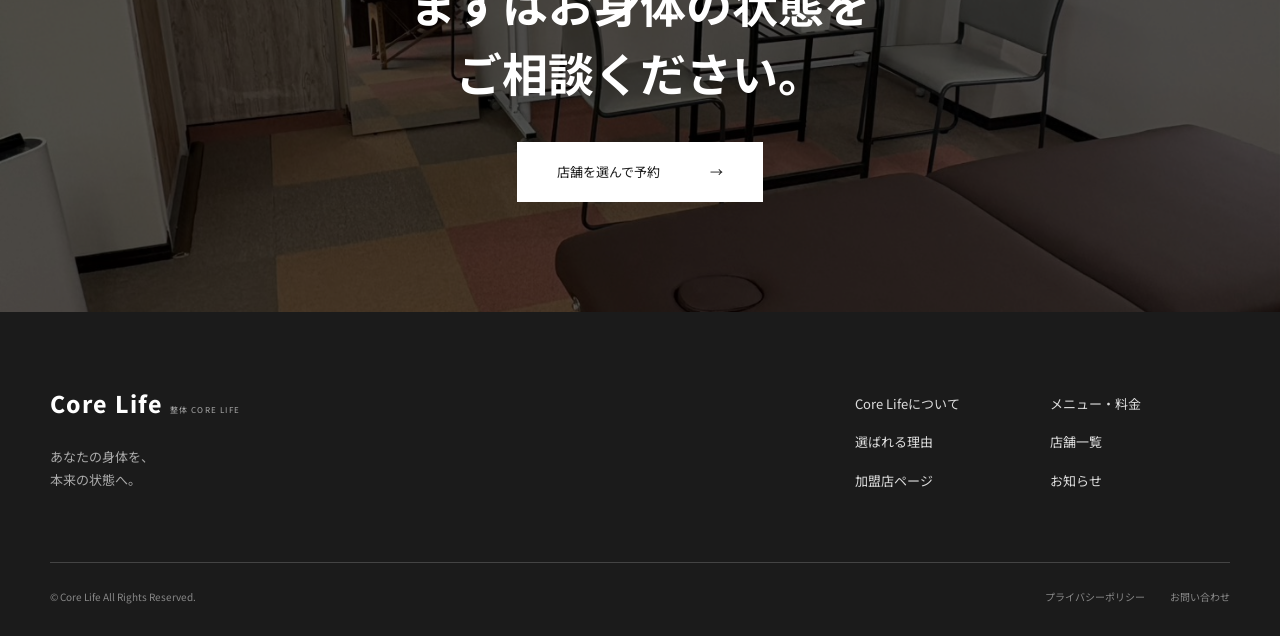
<file: menu.html>
<!DOCTYPE html>
<html lang="ja">
<head>
    <meta charset="UTF-8">
    <meta name="viewport" content="width=device-width, initial-scale=1.0">

    <title>メニュー・料金一覧｜整体 Core Life</title>

    <meta
        name="description"
        content="整体 Core Lifeのメニュー・料金一覧。全身整体、姿勢整体、腰痛整体、肩こり整体など、お身体の状態に合わせた施術をご紹介します。"
    >

    <link
        href="https://fonts.googleapis.com/css2?family=Noto+Sans+JP:wght@400;500;600;700;800&display=swap"
        rel="stylesheet"
    >

    <link rel="stylesheet" href="css/style.css">
    <link rel="stylesheet" href="css/menu.css">
</head>

<body>

<!-- HEADER -->
<header class="header">

    <div class="header-inner">

        <a href="index.html" class="logo">
            <img src="images/logo.jpg" alt="Core Life ロゴ">
        </a>

        <nav class="pc-nav">

            <a href="shops.html">
                店舗一覧
            </a>

            <a href="fc.html">
                加盟店ページ
            </a>

            <a href="index.html#about">
                Core Lifeについて
            </a>

            <a href="menu.html">
                メニュー・料金
            </a>

            <a href="index.html#point">
                選ばれる理由
            </a>

            <a href="index.html#news">
                お知らせ
            </a>

        </nav>

        <a href="shops.html" class="header-reserve">
            店舗を選んで予約
        </a>

        <button class="menu-button" id="menuButton">
            <span></span>
            <span></span>
            <span></span>
        </button>

    </div>

</header>


<!-- MOBILE MENU -->
<div class="mobile-menu" id="mobileMenu">

    <nav>

        <a href="shops.html">
            店舗一覧
        </a>

        <a href="fc.html">
            加盟店ページ
        </a>

        <a href="index.html#about">
            Core Lifeについて
        </a>

        <a href="menu.html">
            メニュー・料金
        </a>

        <a href="index.html#point">
            選ばれる理由
        </a>

        <a href="index.html#news">
            お知らせ
        </a>

        <a href="shops.html" class="mobile-reserve">
            店舗を選んで予約
        </a>

    </nav>

</div>


<main>

<!-- PAGE HERO -->
<section class="page-hero menu-page-hero">

    <div class="page-hero-inner">

        <p>
            MENU & PRICE
        </p>

        <h1>
            メニュー・料金
        </h1>

        <span>
            お身体の状態や目的に合わせて最適な施術をご提案します
        </span>

    </div>

</section>


<!-- BREADCRUMB -->
<div class="breadcrumb">

    <div class="container">

        <a href="index.html">
            TOP
        </a>

        <span>→</span>

        <span>
            メニュー・料金
        </span>

    </div>

</div>


<!-- MENU LIST -->
<section class="menu-list-section">

    <div class="container">

        <h1 class="menu-list-title">
            基本メニュー
        </h1>
      
        <p class="menu-list-note">
            ※掲載されている価格はすべて税込表記です<br>
            初回はカウンセリング込みの60~90分となります
        </p>

        <div class="menu-list">

            <!-- MENU 01 -->
            <article class="menu-list-item">

                <div class="menu-list-body">

                    <p class="menu-category">
                        STANDARD
                    </p>

                    <h2>
                        全身整体
                    </h2>

                    <h3>
                        60 MIN
                    </h3>

                </div>

                <div class="menu-list-price">
                    <span>通常価格</span>
                    <strong>11,000</strong>
                    <span>円</span>
                </div>

                <div class="menu-list-price">
                    <span>初回価格</span>
                    <strong>4,400</strong>
                    <span>円</span>
                </div>

            </article>


            <!-- MENU 02 -->
            <article class="menu-list-item">

                <div class="menu-list-body">

                    <p class="menu-category">
                        POSTURE
                    </p>

                    <h2>
                        姿勢整体
                    </h2>

                    <h3>
                        30 MIN
                    </h3>

                </div>

                <div class="menu-list-price">
                    <span>通常価格</span>
                    <strong>8,800</strong>
                    <span>円</span>
                </div>

                <div class="menu-list-price">
                    <span>初回価格</span>
                    <strong>1,980</strong>
                    <span>円</span>
                </div>

            </article>


            <!-- MENU 03 -->
            <article class="menu-list-item">

                <div class="menu-list-body">

                    <p class="menu-category">
                        STANDARD
                    </p>

                    <h2>
                        腰痛整体
                    </h2>

                    <h3>
                        30 MIN
                    </h3>
                </div>

                <div class="menu-list-price">
                    <span>通常価格</span>
                    <strong>8,800</strong>
                    <span>円</span>
                </div>

                <div class="menu-list-price">
                    <span>初回価格</span>
                    <strong>1,980</strong>
                    <span>円</span>
                </div>

            </article>


            <!-- MENU 04 -->
            <article class="menu-list-item">

                <div class="menu-list-body">

                    <p class="menu-category">
                        STANDARD
                    </p>

                    <h2>
                        肩こり整体
                    </h2>

                    <h3>
                        30 MIN
                    </h3>
                </div>

                <div class="menu-list-price">
                    <span>通常価格</span>
                    <strong>8,800</strong>
                    <span>円</span>
                </div>

                <div class="menu-list-price">
                    <span>初回価格</span>
                    <strong>1,980</strong>
                    <span>円</span>
                </div>

            </article>

            <!-- MENU 05 -->
            <article class="menu-list-item">

                <div class="menu-list-body">

                    <p class="menu-category">
                        STANDARD
                    </p>

                    <h2>
                        鍼灸施術
                    </h2>

                    <h3>
                        30 MIN
                    </h3>

                </div>

                <div class="menu-list-price">
                    <span>通常価格</span>
                    <strong>3,300</strong>
                    <span>円</span>
                </div>

                <div class="menu-list-price">
                    <span>初回価格</span>
                    <strong>500</strong>
                    <span>円</span>
                </div>

            </article>

            <!-- MENU 06 -->
            <article class="menu-list-item">

                <div class="menu-list-body">

                    <p class="menu-category">
                        TRAINING
                    </p>

                    <h2>
                        パーソナルトレーニング
                    </h2>

                    <h3>
                        30 MIN
                    </h3>

                </div>

                <div class="menu-list-price">
                    <span>通常価格</span>
                    <strong>6,600</strong>
                    <span>円</span>
                </div>

                <div class="menu-list-price">
                    <span>初回価格</span>
                    <strong>1,980</strong>
                    <span>円</span>
                </div>

            </article>

            <!-- MENU 07 -->
            <article class="menu-list-item">

                <div class="menu-list-body">

                    <p class="menu-category">
                        CARE
                    </p>

                    <h2>
                        足つぼマッサージ
                    </h2>

                    <h3>
                        20 MIN
                    </h3>

                </div>

                <div class="menu-list-price">
                    <span>通常価格</span>
                    <strong>3,300</strong>
                    <span>円</span>
                </div>

                <div class="menu-list-price">
                    <span>初回価格</span>
                    <strong>500</strong>
                    <span>円</span>
                </div>

            </article>

            <!-- MENU 08 -->
            <article class="menu-list-item">

                <div class="menu-list-body">

                    <p class="menu-category">
                        CARE
                    </p>

                    <h2>
                        ヘッドスパ
                    </h2>

                    <h3>
                        20 MIN
                    </h3>
                    
                </div>

                <div class="menu-list-price">
                    <span>通常価格</span>
                    <strong>3,300</strong>
                    <span>円</span>
                </div>

                <div class="menu-list-price">
                    <span>初回価格</span>
                    <strong>500</strong>
                    <span>円</span>
                </div>

            </article>

            <!-- MENU 09 -->
            <article class="menu-list-item">

                <div class="menu-list-body">

                    <p class="menu-category">
                        CARE
                    </p>

                    <h2>
                        ウェディング整体
                    </h2>
                    
                    <h3>
                        60 MIN
                    </h3>

                </div>

                <div class="menu-list-price">
                    <span>通常価格</span>
                    <strong>8,800</strong>
                    <span>円</span>
                </div>

                <div class="menu-list-price">
                    <span>初回価格</span>
                    <strong>1,980</strong>
                    <span>円</span>
                </div>

            </article>

        </div>

    </div>

</section>

<!-- MENU LIST -->
<section class="menu-list-section">

    <div class="container">

        <h1 class="menu-list-title">
            CoreLife会員限定メニュー
        </h1>
      
        <p class="menu-list-note">
            ※掲載されている価格はすべて税込表記です<br>
            その他回数券など、お悩みに応じてご提供させていただきます
        </p>

        <div class="menu-list">

            <!-- MENU 01 -->
            <article class="menu-list-item">

                <div class="menu-list-body">

                    <p class="menu-category">
                        SUBSCRIPTION
                    </p>

                    <h2>
                        VIP会員(通い放題)
                    </h2>
                    
                    <h3>
                        全身整体+1メニュー選択
                    </h3>

                </div>

                <div class="menu-list-price">
                    <span>月額</span>
                    <strong>33,000</strong>
                    <span>円</span>
                </div>

            </article>


            <!-- MENU 01 -->
            <article class="menu-list-item">

                <div class="menu-list-body">

                    <p class="menu-category">
                        SUBSCRIPTION
                    </p>

                    <h2>
                        CoreLife会員(5回/月)
                    </h2>
                    
                    <h3>
                        全身整体+1メニュー選択
                    </h3>

                </div>

                <div class="menu-list-price">
                    <span>月額</span>
                    <strong>22,000</strong>
                    <span>円</span>
                </div>

            </article>


            <!-- MENU 03 -->
            <article class="menu-list-item">

                <div class="menu-list-body">

                    <p class="menu-category">
                        SELECT
                    </p>

                    <h2>
                        セレクト会員(4回/月)
                    </h2>
                    
                    <h3>
                        全メニューから1つ選択
                    </h3>

                </div>

                <div class="menu-list-price">
                    <span>月額</span>
                    <strong>16,500</strong>
                    <span>円</span>
                </div>

            </article>

        </div>

    </div>

</section>


<!-- CTA -->
<section class="shop-cta menu-cta">

    <div class="container">

        <p>
            RESERVATION
        </p>

        <h2>
            まずはお身体の状態を<br>
            ご相談ください。
        </h2>

        <a href="shops.html" class="cta-button">
            店舗を選んで予約
            <span>→</span>
        </a>

    </div>

</section>

</main>


<!-- FOOTER -->
<footer class="footer">

    <div class="container">

        <div class="footer-top">

            <div class="footer-brand">

                <div class="logo">
                    <span class="logo-text">
                        <span class="logo-main">
                            Core Life
                        </span>

                        <span class="logo-sub">
                            整体 CORE LIFE
                        </span>
                    </span>

                </div>

                <p>
                    あなたの身体を、<br>
                    本来の状態へ。
                </p>

            </div>


            <div class="footer-nav">

                <a href="index.html#about">
                    Core Lifeについて
                </a>

                <a href="menu.html">
                    メニュー・料金
                </a>

                <a href="index.html#point">
                    選ばれる理由
                </a>

                <a href="shops.html">
                    店舗一覧
                </a>

                <a href="fc.html">
                    加盟店ページ
                </a>

                <a href="index.html#news">
                    お知らせ
                </a>

            </div>

        </div>


        <div class="footer-bottom">

            <p>
                © Core Life All Rights Reserved.
            </p>

            <div>

                <a href="#">
                    プライバシーポリシー
                </a>

                <a href="#">
                    お問い合わせ
                </a>

            </div>

        </div>

    </div>

</footer>

<!-- =========================
     FIXED BUTTON
========================= -->
<div class="fixed-buttons">

    <a href="#reserve" class="web-button">
        店舗を選んで予約
        <span>→</span>
    </a>

</div>

<script src="js/script.js"></script>
<script src="js/site-settings.js"></script>

</body>
</html>
</file>
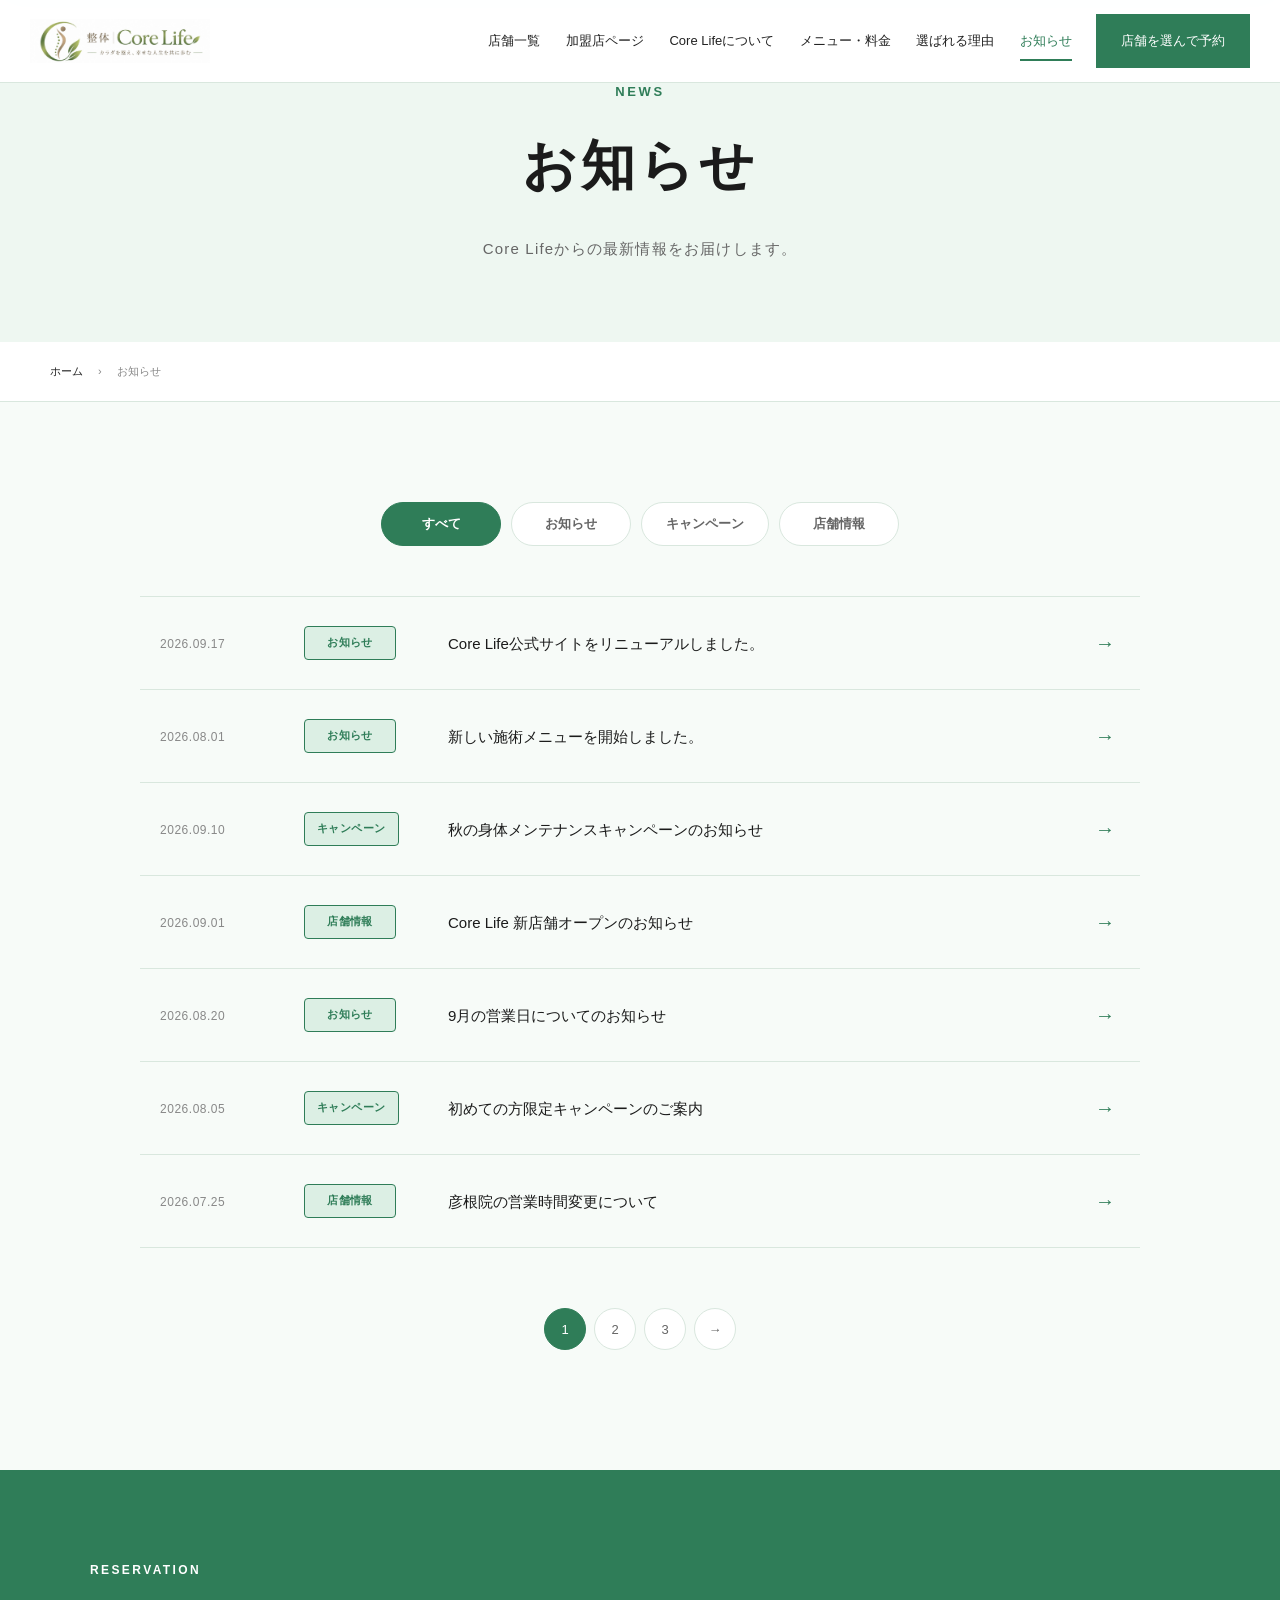
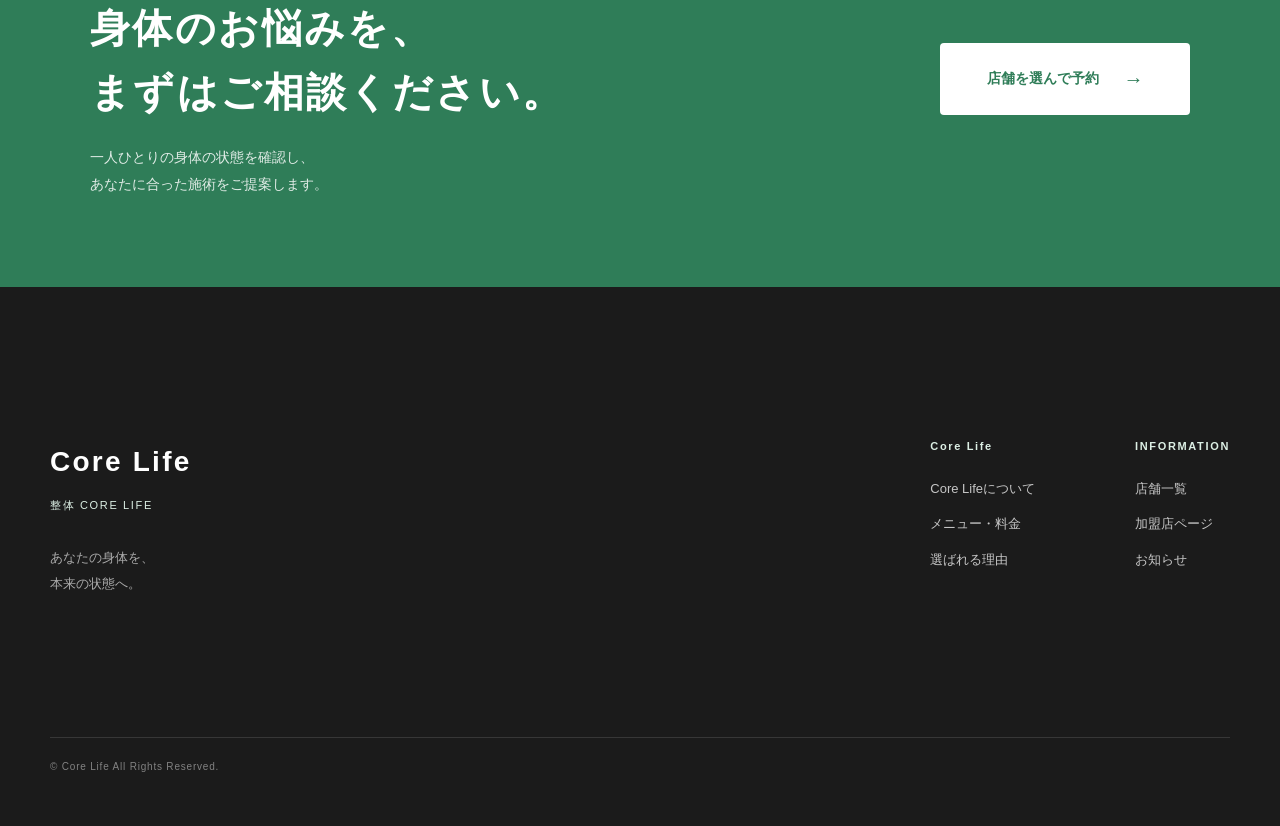
<file: news.html>
<!DOCTYPE html>
<html lang="ja">
<head>
    <meta charset="UTF-8">
    <meta name="viewport" content="width=device-width, initial-scale=1.0">

    <title>お知らせ | 整体 Core Life</title>
    <meta
        name="description"
        content="整体 Core Lifeからのお知らせ・キャンペーン・店舗情報・営業情報をご案内します。"
    >

    <link rel="stylesheet" href="css/style.css">
    <link rel="stylesheet" href="css/news.css">
</head>

<body>

    <!-- =========================
         Header
    ========================== -->
    <header class="header">
        <div class="header-inner">

            <a href="index.html" class="logo">
                <span class="logo-text">
                  <img src="images/logo.jpg" alt="Core Life ロゴ">
                </span>
            </a>

            <nav class="pc-nav global-nav">
                <ul>

                    <li>
                        <a href="shops.html">
                            店舗一覧
                        </a>
                    </li>

                    <li>
                        <a href="fc.html">
                            加盟店ページ
                        </a>
                    </li>

                    <li>
                        <a href="index.html#about">
                            Core Lifeについて
                        </a>
                    </li>

                    <li>
                        <a href="index.html#menu">
                            メニュー・料金
                        </a>
                    </li>

                    <li>
                        <a href="index.html#point">
                            選ばれる理由
                        </a>
                    </li>

                    <li>
                        <a href="news.html" class="active">
                            お知らせ
                        </a>
                    </li>
                </ul>
            </nav>

            <a href="shops.html" class="header-reserve header-reservation">
                店舗を選んで予約
            </a>

            <button class="menu-button" aria-label="メニューを開く">
                <span></span>
                <span></span>
                <span></span>
            </button>

        </div>
    </header>


    <div class="mobile-menu" id="mobileMenu">

        <nav>
            <a href="shops.html">店舗一覧</a>
            <a href="fc.html">加盟店ページ</a>
            <a href="index.html#about">Core Lifeについて</a>
            <a href="index.html#menu">メニュー・料金</a>
            <a href="index.html#point">選ばれる理由</a>
            <a href="news.html">お知らせ</a>
            <a href="shops.html" class="mobile-reserve">店舗を選んで予約</a>
        </nav>

    </div>


    <!-- =========================
         Page Hero
    ========================== -->
    <section class="page-hero news-page-hero">
        <div class="page-hero-inner">

            <p class="page-hero-en">
                NEWS
            </p>

            <h1>
                お知らせ
            </h1>

            <p class="page-hero-description">
                Core Lifeからの最新情報をお届けします。
            </p>

        </div>
    </section>


    <!-- =========================
         Breadcrumb
    ========================== -->
    <div class="breadcrumb">
        <div class="container">
            <a href="index.html">ホーム</a>
            <span>›</span>
            <span>お知らせ</span>
        </div>
    </div>


    <!-- =========================
         News
    ========================== -->
    <main class="news-main">

        <section class="news-section">

            <div class="container">

                <!-- Category Filter -->
                <div class="news-filter">

                    <button
                        class="news-filter-button active"
                        data-category="all"
                    >
                        すべて
                    </button>

                    <button
                        class="news-filter-button"
                        data-category="information"
                    >
                        お知らせ
                    </button>

                    <button
                        class="news-filter-button"
                        data-category="campaign"
                    >
                        キャンペーン
                    </button>

                    <button
                        class="news-filter-button"
                        data-category="shop"
                    >
                        店舗情報
                    </button>

                </div>


                <!-- News List -->
                <div class="news-list">

                    <!-- News Item -->
                    <article
                        class="news-item"
                        data-category="information"
                        id="news-20260917"
                    >

                        <a href="news_detail.html?id=1">

                            <div class="news-date">
                                <time datetime="2026-09-17">
                                    2026.09.17
                                </time>
                            </div>

                            <div class="news-category">
                                お知らせ
                            </div>

                            <h3 class="news-title">
                                Core Life公式サイトをリニューアルしました。
                            </h3>

                            <span class="news-arrow">
                                →
                            </span>

                        </a>

                    </article>


                    <!-- News Item -->
                    <article
                        class="news-item"
                        data-category="information"
                        id="news-20260801"
                    >

                        <a href="news_detail.html?id=7">

                            <div class="news-date">
                                <time datetime="2026-08-01">
                                    2026.08.01
                                </time>
                            </div>

                            <div class="news-category">
                                お知らせ
                            </div>

                            <h3 class="news-title">
                                新しい施術メニューを開始しました。
                            </h3>

                            <span class="news-arrow">
                                →
                            </span>

                        </a>

                    </article>


                    <!-- News Item -->
                    <article
                        class="news-item"
                        data-category="campaign"
                        id="news-20260910"
                    >

                        <a href="news_detail.html?id=2">

                            <div class="news-date">
                                <time datetime="2026-09-10">
                                    2026.09.10
                                </time>
                            </div>

                            <div class="news-category">
                                キャンペーン
                            </div>

                            <h3 class="news-title">
                                秋の身体メンテナンスキャンペーンのお知らせ
                            </h3>

                            <span class="news-arrow">
                                →
                            </span>

                        </a>

                    </article>


                    <!-- News Item -->
                    <article
                        class="news-item"
                        data-category="shop"
                        id="news-20260901"
                    >

                        <a href="news_detail.html?id=3">

                            <div class="news-date">
                                <time datetime="2026-09-01">
                                    2026.09.01
                                </time>
                            </div>

                            <div class="news-category">
                                店舗情報
                            </div>

                            <h3 class="news-title">
                                Core Life 新店舗オープンのお知らせ
                            </h3>

                            <span class="news-arrow">
                                →
                            </span>

                        </a>

                    </article>


                    <!-- News Item -->
                    <article
                        class="news-item"
                        data-category="information"
                        id="news-20260820"
                    >

                        <a href="news_detail.html?id=4">

                            <div class="news-date">
                                <time datetime="2026-08-20">
                                    2026.08.20
                                </time>
                            </div>

                            <div class="news-category">
                                お知らせ
                            </div>

                            <h3 class="news-title">
                                9月の営業日についてのお知らせ
                            </h3>

                            <span class="news-arrow">
                                →
                            </span>

                        </a>

                    </article>


                    <!-- News Item -->
                    <article
                        class="news-item"
                        data-category="campaign"
                        id="news-20260805"
                    >

                        <a href="news_detail.html?id=5">

                            <div class="news-date">
                                <time datetime="2026-08-05">
                                    2026.08.05
                                </time>
                            </div>

                            <div class="news-category">
                                キャンペーン
                            </div>

                            <h3 class="news-title">
                                初めての方限定キャンペーンのご案内
                            </h3>

                            <span class="news-arrow">
                                →
                            </span>

                        </a>

                    </article>


                    <!-- News Item -->
                    <article
                        class="news-item"
                        data-category="shop"
                        id="news-20260725"
                    >

                        <a href="news_detail.html?id=6">

                            <div class="news-date">
                                <time datetime="2026-07-25">
                                    2026.07.25
                                </time>
                            </div>

                            <div class="news-category">
                                店舗情報
                            </div>

                            <h3 class="news-title">
                                彦根院の営業時間変更について
                            </h3>

                            <span class="news-arrow">
                                →
                            </span>

                        </a>

                    </article>

                </div>


                <!-- No Result -->
                <div class="news-no-result">
                    <p>
                        該当するお知らせはありません。
                    </p>
                </div>


                <!-- Pagination -->
                <nav class="pagination" aria-label="ページネーション">

                    <a
                        href="#"
                        class="pagination-number active"
                    >
                        1
                    </a>

                    <a
                        href="#"
                        class="pagination-number"
                    >
                        2
                    </a>

                    <a
                        href="#"
                        class="pagination-number"
                    >
                        3
                    </a>

                    <a
                        href="#"
                        class="pagination-next"
                        aria-label="次のページ"
                    >
                        →
                    </a>

                </nav>

            </div>

        </section>


        <!-- =========================
             CTA
        ========================== -->
        <section class="news-cta">

            <div class="container">

                <div class="news-cta-inner">

                    <div class="news-cta-content">

                        <p class="news-cta-en">
                            RESERVATION
                        </p>

                        <h2>
                            身体のお悩みを、<br>
                            まずはご相談ください。
                        </h2>

                        <p>
                            一人ひとりの身体の状態を確認し、<br>
                            あなたに合った施術をご提案します。
                        </p>

                    </div>

                    <div class="news-cta-button">
                        <a href="shops.html" class="button button-white">
                            店舗を選んで予約
                            <span>→</span>
                        </a>
                    </div>

                </div>

            </div>

        </section>

    </main>


    <!-- =========================
         Footer
    ========================== -->
    <footer class="footer">

        <div class="container">

            <div class="footer-inner">

                <div class="footer-brand">

                    <a href="index.html" class="footer-logo">
                        Core Life
                    </a>

                    <p>
                        整体 CORE LIFE
                    </p>

                    <p class="footer-description">
                        あなたの身体を、<br>
                        本来の状態へ。
                    </p>

                </div>


                <div class="footer-nav">

                    <div>
                        <p class="footer-nav-title">
                            Core Life
                        </p>

                        <ul>
                            <li>
                                <a href="index.html#about">
                                    Core Lifeについて
                                </a>
                            </li>

                            <li>
                                <a href="index.html#menu">
                                    メニュー・料金
                                </a>
                            </li>

                            <li>
                                <a href="index.html#point">
                                    選ばれる理由
                                </a>
                            </li>
                        </ul>
                    </div>


                    <div>
                        <p class="footer-nav-title">
                            INFORMATION
                        </p>

                        <ul>
                            <li>
                                <a href="shops.html">
                                    店舗一覧
                                </a>
                            </li>

                            <li>
                                <a href="fc.html">
                                    加盟店ページ
                                </a>
                            </li>

                            <li>
                                <a href="news.html">
                                    お知らせ
                                </a>
                            </li>
                            
                        </ul>
                    </div>

                </div>

            </div>


            <div class="footer-bottom">

                <p>
                    © Core Life All Rights Reserved.
                </p>

            </div>

        </div>

    </footer>


<!-- =========================
     FIXED BUTTON
========================= -->
<div class="fixed-buttons">

    <a href="#reserve" class="web-button">
        店舗を選んで予約
        <span>→</span>
    </a>

</div>


    <script src="js/script.js"></script>
    <script src="js/site-settings.js"></script>

    <script>
        document.addEventListener('DOMContentLoaded', function () {

            const filterButtons =
                document.querySelectorAll('.news-filter-button');

            const newsItems =
                document.querySelectorAll('.news-item');

            const noResult =
                document.querySelector('.news-no-result');


            filterButtons.forEach(button => {

                button.addEventListener('click', function () {

                    const category =
                        this.dataset.category;


                    filterButtons.forEach(item => {
                        item.classList.remove('active');
                    });

                    this.classList.add('active');


                    let visibleCount = 0;


                    newsItems.forEach(item => {

                        const itemCategory =
                            item.dataset.category;


                        if (
                            category === 'all' ||
                            category === itemCategory
                        ) {

                            item.style.display = '';

                            visibleCount++;

                        } else {

                            item.style.display = 'none';

                        }

                    });


                    if (visibleCount === 0) {

                        noResult.classList.add('show');

                    } else {

                        noResult.classList.remove('show');

                    }

                });

            });

        });
    </script>

</body>
</html>
</file>
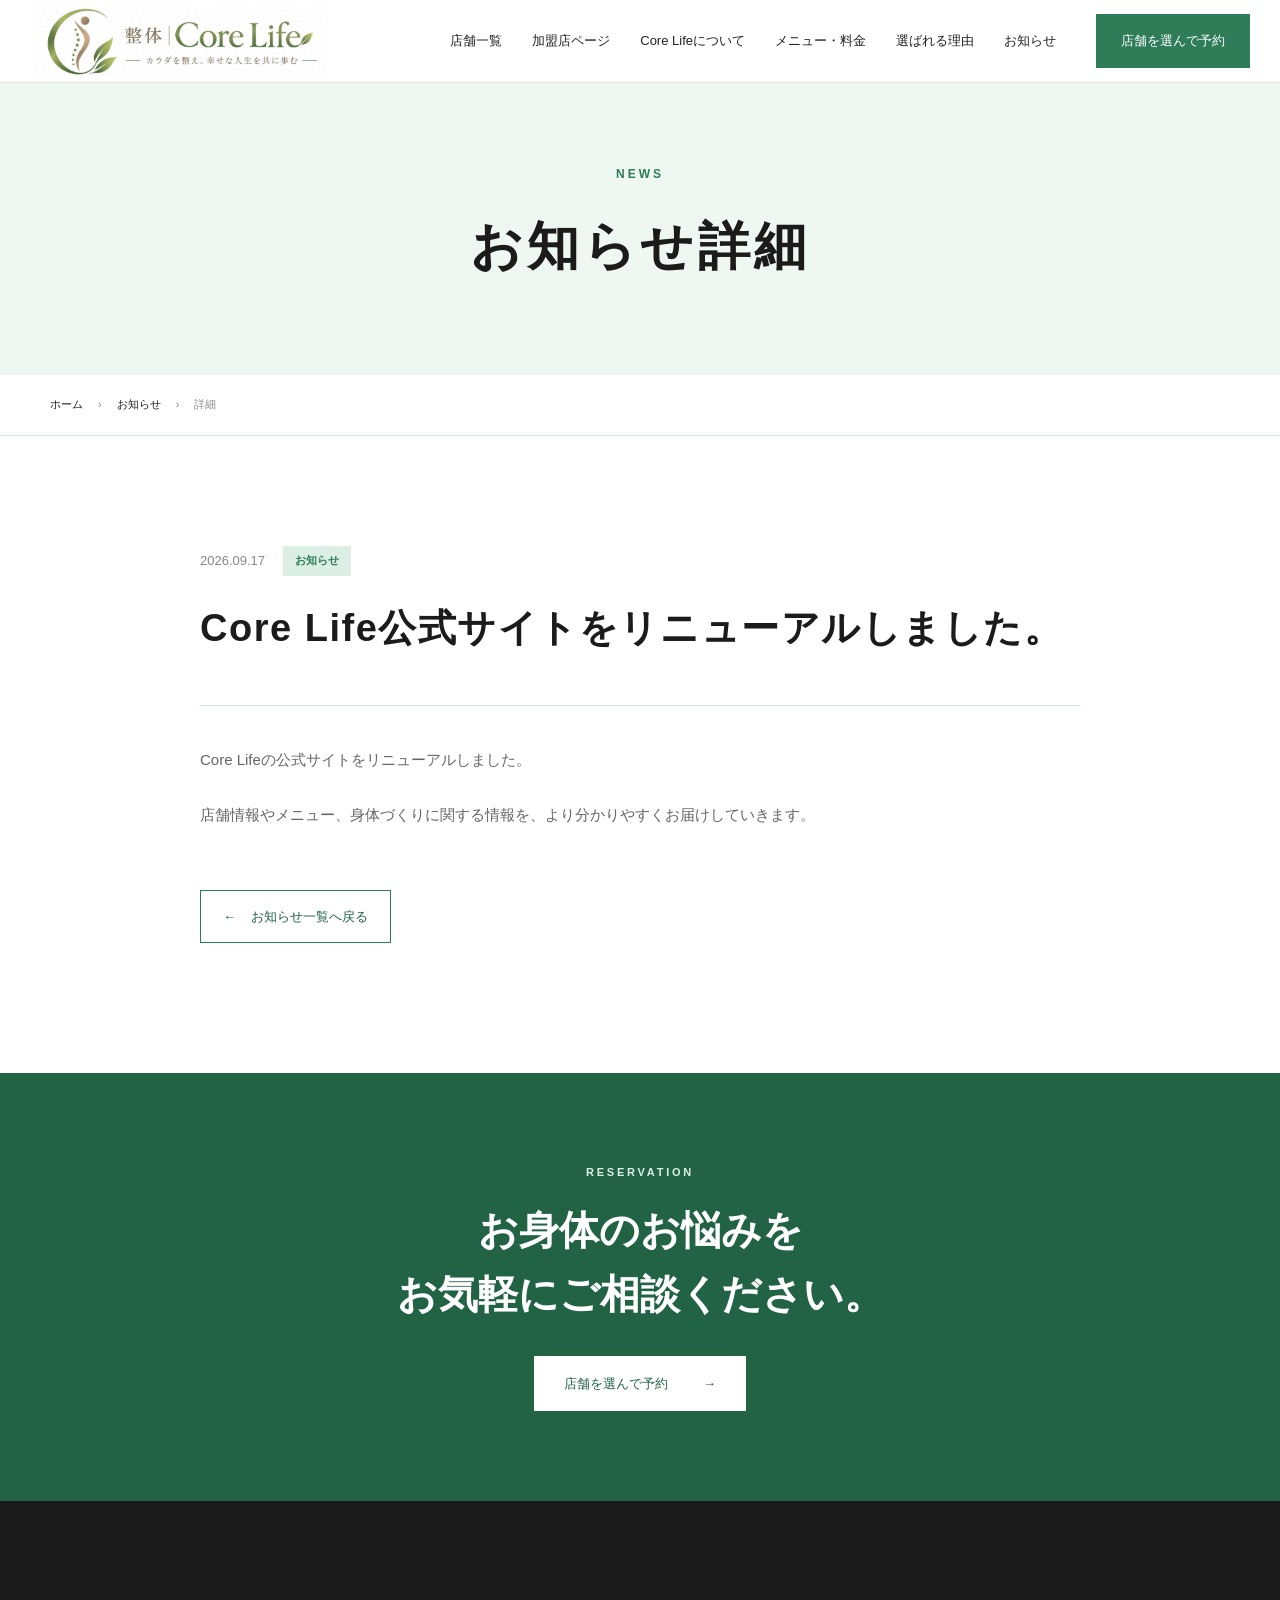
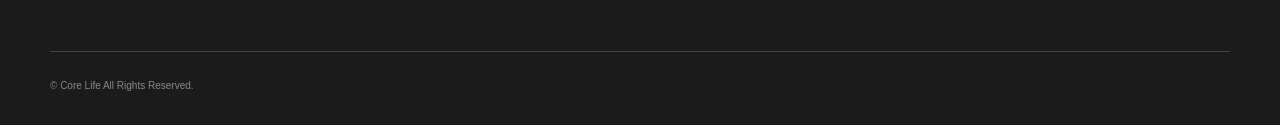
<file: news_detail.html>
<!DOCTYPE html>
<html lang="ja">
<head>
    <meta charset="UTF-8">
    <meta name="viewport" content="width=device-width, initial-scale=1.0">

    <title>お知らせ | 整体 Core Life</title>
    <meta name="description" content="整体 Core Lifeからのお知らせ詳細をご案内します。">

    <link rel="stylesheet" href="css/style.css">
    <link rel="stylesheet" href="css/news-detail.css">
</head>

<body>

<header class="header">
    <div class="header-inner">
        <a href="index.html" class="logo">
            <img src="images/logo.jpg" alt="整体 Core Life">
        </a>

        <nav class="pc-nav">
            <a href="shops.html">店舗一覧</a>
            <a href="fc.html">加盟店ページ</a>
            <a href="index.html#about">Core Lifeについて</a>
            <a href="index.html#menu">メニュー・料金</a>
            <a href="index.html#point">選ばれる理由</a>
            <a href="news.html">お知らせ</a>
        </nav>

        <a href="shops.html" class="header-reserve">店舗を選んで予約</a>

        <button class="menu-button" id="menuButton" aria-label="メニューを開く" aria-expanded="false">
            <span></span>
            <span></span>
            <span></span>
        </button>
    </div>
</header>

<div class="mobile-menu" id="mobileMenu">
    <nav>
        <a href="shops.html">店舗一覧</a>
        <a href="fc.html">加盟店ページ</a>
        <a href="index.html#about">Core Lifeについて</a>
        <a href="index.html#menu">メニュー・料金</a>
        <a href="index.html#point">選ばれる理由</a>
        <a href="news.html">お知らせ</a>
        <a href="shops.html" class="mobile-reserve">店舗を選んで予約</a>
    </nav>
</div>

<main>
    <section class="detail-hero">
        <div class="detail-hero-inner">
            <p>NEWS</p>
            <h1>お知らせ詳細</h1>
        </div>
    </section>

    <div class="breadcrumb">
        <div class="container">
            <a href="index.html">ホーム</a>
            <span>›</span>
            <a href="news.html">お知らせ</a>
            <span>›</span>
            <span>詳細</span>
        </div>
    </div>

    <section class="news-detail-section">
        <article class="news-detail-card" aria-labelledby="detailTitle">
            <div class="news-detail-meta">
                <time id="detailDate"></time>
                <span id="detailCategory"></span>
            </div>

            <h2 id="detailTitle"></h2>

            <div class="news-detail-body" id="detailBody"></div>

            <a href="news.html" class="news-detail-back">
                <span>←</span>
                お知らせ一覧へ戻る
            </a>
        </article>
    </section>

    <section class="detail-cta">
        <div class="container">
            <p>RESERVATION</p>
            <h2>お身体のお悩みを<br>お気軽にご相談ください。</h2>
            <a href="shops.html" class="detail-cta-button">店舗を選んで予約 <span>→</span></a>
        </div>
    </section>
</main>

<footer class="footer">
    <div class="container">
        <div class="footer-bottom">
            <p>© Core Life All Rights Reserved.</p>
        </div>
    </div>
</footer>

<!-- =========================
     FIXED BUTTON
========================= -->
<div class="fixed-buttons">

    <a href="#reserve" class="web-button">
        店舗を選んで予約
        <span>→</span>
    </a>

</div>

<script src="js/site-settings.js"></script>

<script>
    const newsData = {
        1: {
            date: "2026.09.17",
            category: "お知らせ",
            title: "Core Life公式サイトをリニューアルしました。",
            body: [
                "Core Lifeの公式サイトをリニューアルしました。",
                "店舗情報やメニュー、身体づくりに関する情報を、より分かりやすくお届けしていきます。"
            ]
        },
        2: {
            date: "2026.09.10",
            category: "キャンペーン",
            title: "秋の身体メンテナンスキャンペーンのお知らせ",
            body: [
                "季節の変わり目に合わせた身体メンテナンスキャンペーンを実施します。",
                "詳しい内容やご予約については、お近くの店舗までお問い合わせください。"
            ]
        },
        3: {
            date: "2026.09.01",
            category: "店舗情報",
            title: "Core Life 新店舗オープンのお知らせ",
            body: [
                "Core Lifeに新しい店舗がオープンしました。",
                "店舗一覧から場所や営業時間をご確認いただけます。"
            ]
        },
        4: {
            date: "2026.08.20",
            category: "お知らせ",
            title: "9月の営業日についてのお知らせ",
            body: [
                "9月の営業日をご案内します。",
                "ご来店の際は、事前にご予約いただくとスムーズです。"
            ]
        },
        5: {
            date: "2026.08.05",
            category: "キャンペーン",
            title: "初めての方限定キャンペーンのご案内",
            body: [
                "初めてCore Lifeをご利用いただく方を対象にしたキャンペーンをご案内します。",
                "身体の状態を確認し、一人ひとりに合わせた施術をご提案します。"
            ]
        },
        6: {
            date: "2026.07.25",
            category: "店舗情報",
            title: "彦根院の営業時間変更について",
            body: [
                "彦根院の営業時間を一部変更しました。",
                "最新の営業時間は店舗一覧をご確認ください。"
            ]
        },
        7: {
            date: "2026.08.01",
            category: "お知らせ",
            title: "新しい施術メニューを開始しました。",
            body: [
                "身体の状態やお悩みに合わせた新しい施術メニューを開始しました。",
                "メニュー・料金ページから詳しい内容をご確認いただけます。"
            ]
        }
    };

    const params = new URLSearchParams(window.location.search);
    const newsId = Number(params.get("id"));
    let news = newsData[newsId] || newsData[1];

    try {
        const savedNews = JSON.parse(localStorage.getItem("coreLifeNews"));
        const savedItem = Array.isArray(savedNews)
            ? savedNews.find(item => item.id === newsId)
            : null;

        if (savedItem) {
            news = {
                ...news,
                date: savedItem.date.replaceAll("-", "."),
                category: savedItem.category,
                title: savedItem.title,
                body: [savedItem.body]
            };
        }
    } catch {
        // Use the built-in content when local storage is unavailable.
    }

    document.title = `${news.title} | 整体 Core Life`;
    document.getElementById("detailDate").textContent = news.date;
    document.getElementById("detailDate").dateTime = news.date.replaceAll(".", "-");
    document.getElementById("detailCategory").textContent = news.category;
    document.getElementById("detailTitle").textContent = news.title;

    const detailBody = document.getElementById("detailBody");
    news.body.forEach(text => {
        const paragraph = document.createElement("p");
        paragraph.textContent = text;
        detailBody.appendChild(paragraph);
    });

    const menuButton = document.getElementById("menuButton");
    const mobileMenu = document.getElementById("mobileMenu");

    menuButton.addEventListener("click", () => {
        const isOpen = mobileMenu.classList.toggle("active");
        menuButton.setAttribute("aria-expanded", String(isOpen));
    });

    mobileMenu.querySelectorAll("a").forEach(link => {
        link.addEventListener("click", () => {
            mobileMenu.classList.remove("active");
            menuButton.setAttribute("aria-expanded", "false");
        });
    });
</script>

</body>
</html>
</file>
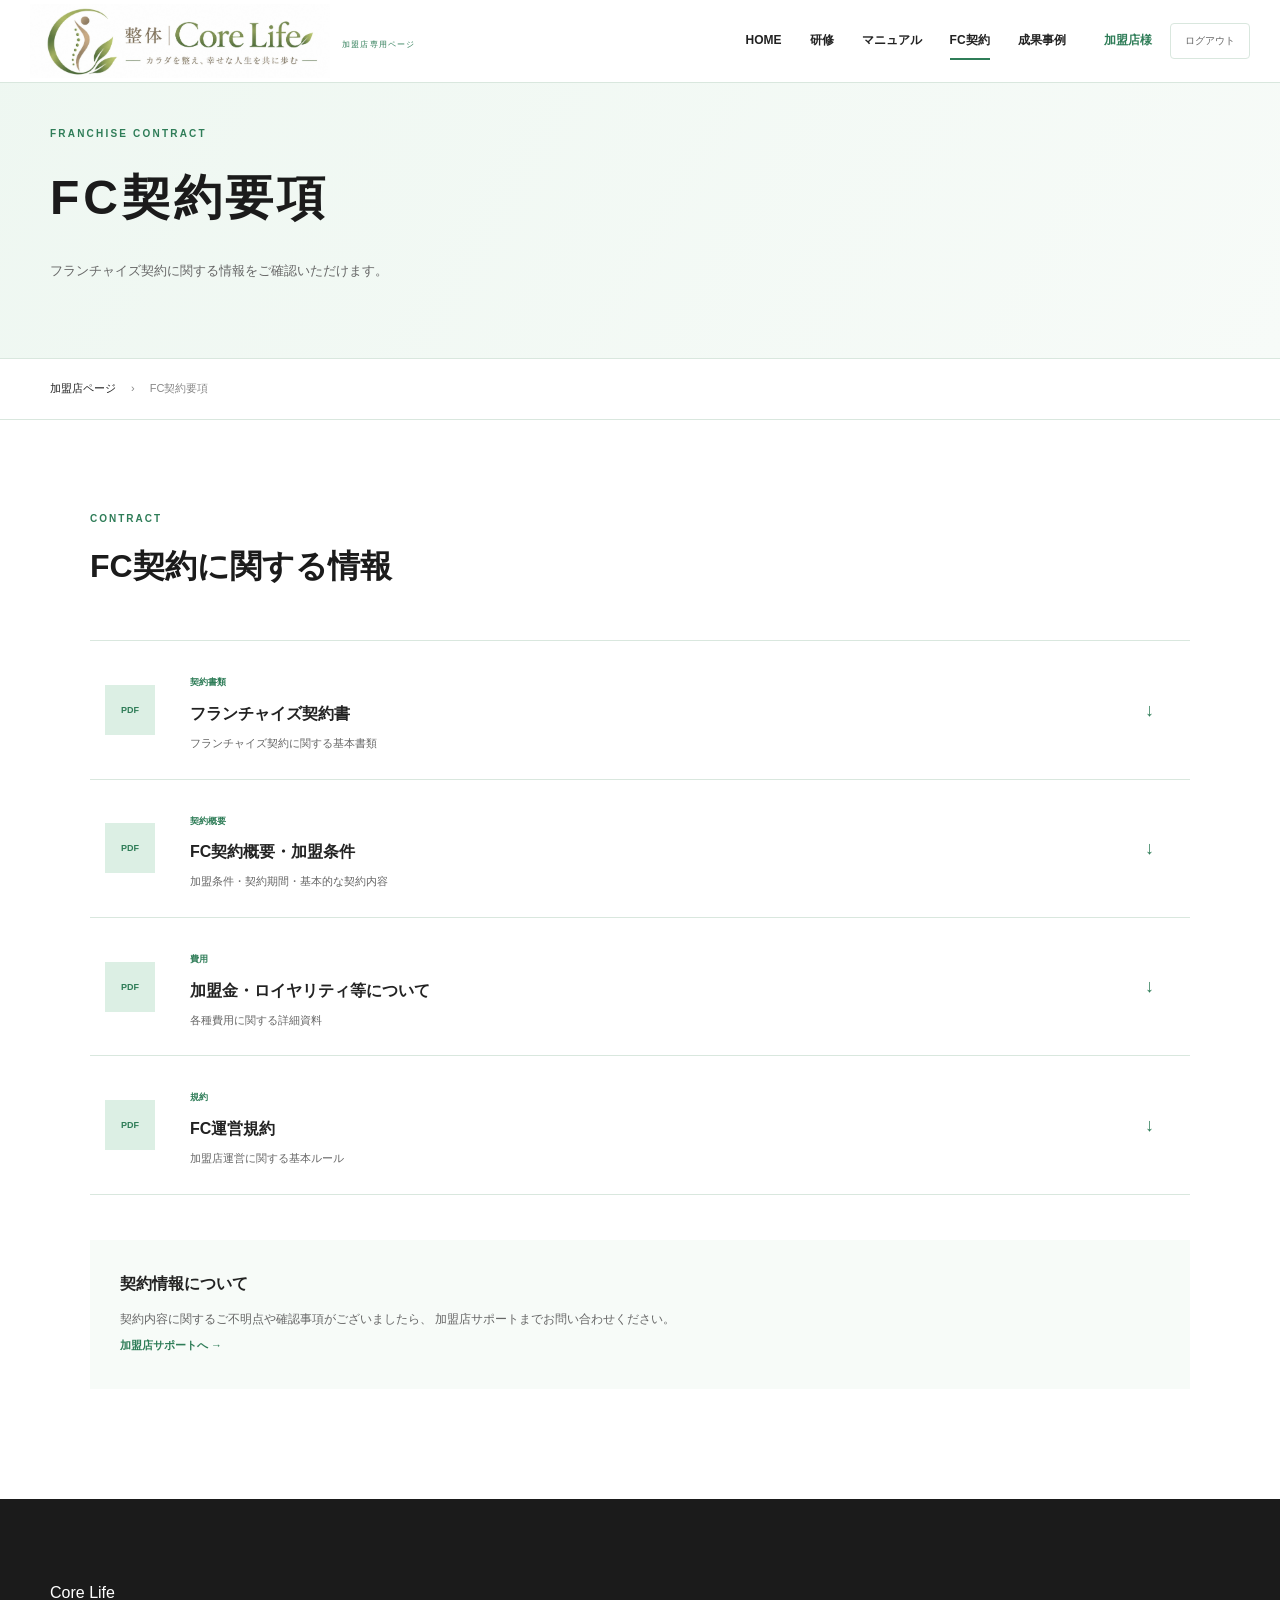
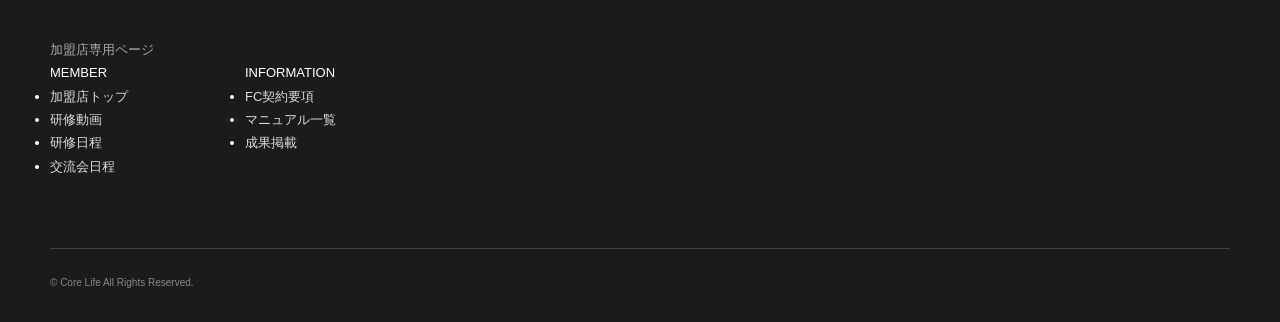
<file: fc-content/fc-contract.html>
<!DOCTYPE html>
<html lang="ja">
<head>
    <meta charset="UTF-8">
    <meta name="viewport" content="width=device-width, initial-scale=1.0">

    <title>FC契約要項 | Core Life</title>

    <link rel="stylesheet" href="../css/style.css">
    <link rel="stylesheet" href="../css/fc.css">
    <link rel="stylesheet" href="../css/fc-content.css">
</head>

<body>

<header class="header fc-header">

    <div class="header-inner">

        <a href="../fc.html" class="logo">
          <img src="../images/logo.jpg" alt="Core Life">
          <span class="logo-sub">加盟店専用ページ</span>
        </a>

        <nav class="global-nav fc-nav">

            <ul>
                <li><a href="../fc.html">HOME</a></li>
                <li><a href="fc-training.html">研修</a></li>
                <li><a href="fc-manual.html">マニュアル</a></li>
                <li><a href="fc-contract.html" class="active">FC契約</a></li>
                <li><a href="fc-results.html">成果事例</a></li>
            </ul>

        </nav>

        <div class="fc-user">
            <span class="fc-user-name">加盟店様</span>
            <a href="../index.html" class="fc-logout">ログアウト</a>
        </div>

    </div>

</header>


<section class="fc-page-hero">

    <div class="container">

        <p>FRANCHISE CONTRACT</p>

        <h1>FC契約要項</h1>

        <span>
            フランチャイズ契約に関する情報をご確認いただけます。
        </span>

    </div>

</section>


<div class="breadcrumb">

    <div class="container">

        <a href="../fc.html">加盟店ページ</a>

        <span>›</span>

        <span>FC契約要項</span>

    </div>

</div>


<main class="fc-content-main">

    <div class="container">

        <div class="fc-content-heading">

            <p>CONTRACT</p>

            <h2>FC契約に関する情報</h2>

        </div>


        <div class="contract-list">


            <a href="#" class="document-item">

                <div class="document-icon">
                    PDF
                </div>

                <div>

                    <span>契約書類</span>

                    <h3>
                        フランチャイズ契約書
                    </h3>

                    <p>
                        フランチャイズ契約に関する基本書類
                    </p>

                </div>

                <strong>
                    ↓
                </strong>

            </a>


            <a href="#" class="document-item">

                <div class="document-icon">
                    PDF
                </div>

                <div>

                    <span>契約概要</span>

                    <h3>
                        FC契約概要・加盟条件
                    </h3>

                    <p>
                        加盟条件・契約期間・基本的な契約内容
                    </p>

                </div>

                <strong>
                    ↓
                </strong>

            </a>


            <a href="#" class="document-item">

                <div class="document-icon">
                    PDF
                </div>

                <div>

                    <span>費用</span>

                    <h3>
                        加盟金・ロイヤリティ等について
                    </h3>

                    <p>
                        各種費用に関する詳細資料
                    </p>

                </div>

                <strong>
                    ↓
                </strong>

            </a>


            <a href="#" class="document-item">

                <div class="document-icon">
                    PDF
                </div>

                <div>

                    <span>規約</span>

                    <h3>
                        FC運営規約
                    </h3>

                    <p>
                        加盟店運営に関する基本ルール
                    </p>

                </div>

                <strong>
                    ↓
                </strong>

            </a>

        </div>


        <div class="contract-note">

            <h3>契約情報について</h3>

            <p>
                契約内容に関するご不明点や確認事項がございましたら、
                加盟店サポートまでお問い合わせください。
            </p>

            <a href="#">
                加盟店サポートへ →
            </a>

        </div>

    </div>

</main>


<footer class="footer">

    <div class="container">

        <div class="footer-inner">

            <div class="footer-brand">

                <a
                    href="index.html"
                    class="footer-logo"
                >
                    Core Life
                </a>

                <p>
                    加盟店専用ページ
                </p>

            </div>


            <div class="footer-nav">

                <div>

                    <p class="footer-nav-title">
                        MEMBER
                    </p>

                    <ul>

                        <li>
                            <a href="fc.html">
                                加盟店トップ
                            </a>
                        </li>

                        <li>
                            <a href="fc-training.html">
                                研修動画
                            </a>
                        </li>

                        <li>
                            <a href="fc-schedule.html">
                                研修日程
                            </a>
                        </li>

                        <li>
                            <a href="fc-meeting.html">
                                交流会日程
                            </a>
                        </li>

                    </ul>

                </div>


                <div>

                    <p class="footer-nav-title">
                        INFORMATION
                    </p>

                    <ul>

                        <li>
                            <a href="fc-contract.html">
                                FC契約要項
                            </a>
                        </li>

                        <li>
                            <a href="fc-manual.html">
                                マニュアル一覧
                            </a>
                        </li>

                        <li>
                            <a href="fc-results.html">
                                成果掲載
                            </a>
                        </li>

                    </ul>

                </div>

            </div>

        </div>


        <div class="footer-bottom">

            <p>
                © Core Life All Rights Reserved.
            </p>

        </div>

    </div>

</footer>

</body>
</html>
</file>
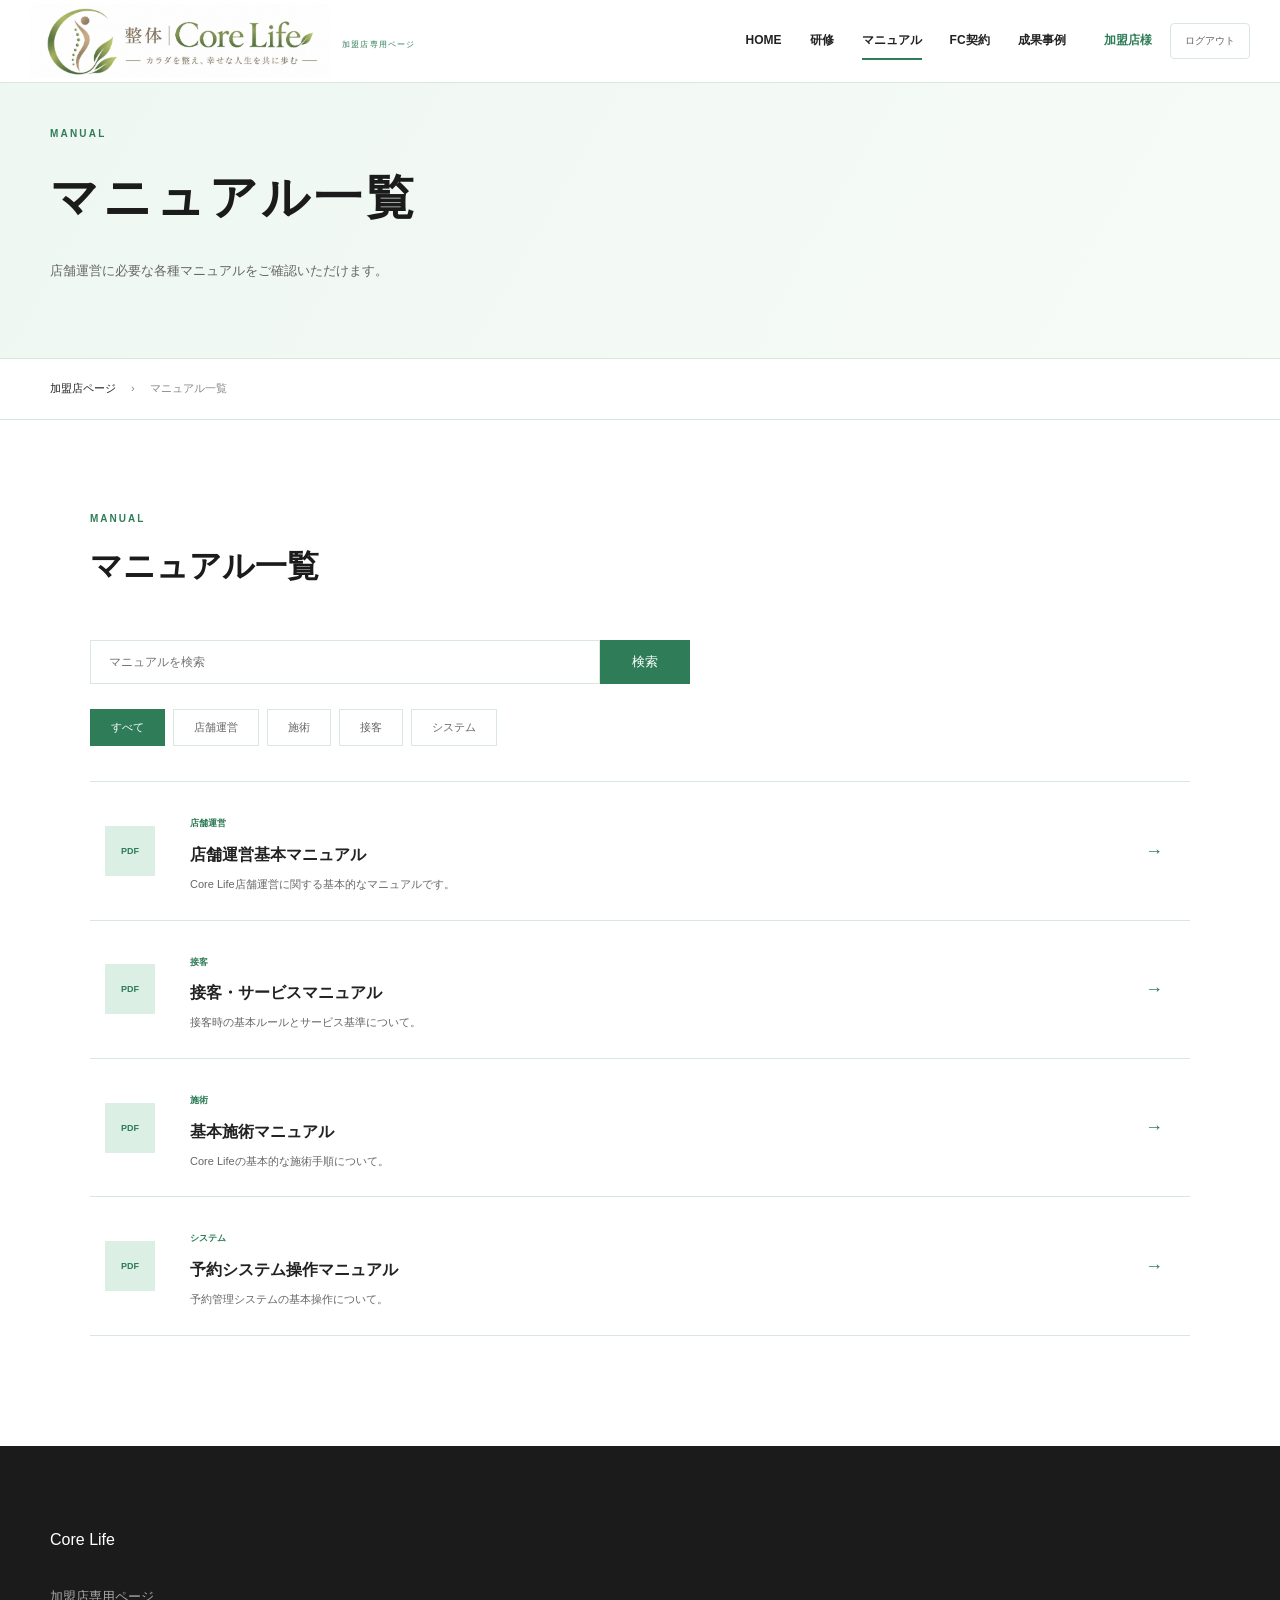
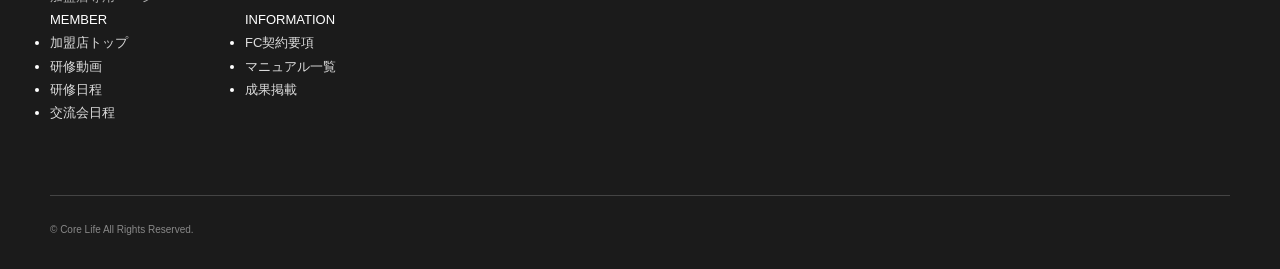
<file: fc-content/fc-manual.html>
<!DOCTYPE html>
<html lang="ja">
<head>
    <meta charset="UTF-8">
    <meta name="viewport" content="width=device-width, initial-scale=1.0">

    <title>マニュアル一覧 | Core Life</title>

    <link rel="stylesheet" href="../css/style.css">
    <link rel="stylesheet" href="../css/fc.css">
    <link rel="stylesheet" href="../css/fc-content.css">
</head>

<body>

<header class="header fc-header">

    <div class="header-inner">

        <a href="../fc.html" class="logo">
            <img src="../images/logo.jpg" alt="Core Life">
            <span class="logo-sub">加盟店専用ページ</span>
        </a>

        <nav class="global-nav fc-nav">

            <ul>
                <li><a href="../fc.html">HOME</a></li>
                <li><a href="fc-training.html">研修</a></li>
                <li><a href="fc-manual.html" class="active">マニュアル</a></li>
                <li><a href="fc-contract.html">FC契約</a></li>
                <li><a href="fc-results.html">成果事例</a></li>
            </ul>

        </nav>

        <div class="fc-user">
            <span class="fc-user-name">加盟店様</span>
            <a href="../index.html" class="fc-logout">ログアウト</a>
        </div>

    </div>

</header>


<section class="fc-page-hero">

    <div class="container">

        <p>MANUAL</p>

        <h1>マニュアル一覧</h1>

        <span>
            店舗運営に必要な各種マニュアルをご確認いただけます。
        </span>

    </div>

</section>


<div class="breadcrumb">

    <div class="container">

        <a href="../fc.html">加盟店ページ</a>

        <span>›</span>

        <span>マニュアル一覧</span>

    </div>

</div>


<main class="fc-content-main">

    <div class="container">

        <div class="fc-content-heading">

            <p>MANUAL</p>

            <h2>マニュアル一覧</h2>

        </div>


        <div class="manual-search">

            <input
                type="search"
                placeholder="マニュアルを検索"
            >

            <button>
                検索
            </button>

        </div>


        <div class="manual-category">

            <button class="active">
                すべて
            </button>

            <button>
                店舗運営
            </button>

            <button>
                施術
            </button>

            <button>
                接客
            </button>

            <button>
                システム
            </button>

        </div>


        <div class="manual-list">


            <a href="#" class="manual-item">

                <div class="manual-icon">
                    PDF
                </div>

                <div class="manual-info">

                    <span>
                        店舗運営
                    </span>

                    <h3>
                        店舗運営基本マニュアル
                    </h3>

                    <p>
                        Core Life店舗運営に関する基本的なマニュアルです。
                    </p>

                </div>

                <strong>→</strong>

            </a>


            <a href="#" class="manual-item">

                <div class="manual-icon">
                    PDF
                </div>

                <div class="manual-info">

                    <span>
                        接客
                    </span>

                    <h3>
                        接客・サービスマニュアル
                    </h3>

                    <p>
                        接客時の基本ルールとサービス基準について。
                    </p>

                </div>

                <strong>→</strong>

            </a>


            <a href="#" class="manual-item">

                <div class="manual-icon">
                    PDF
                </div>

                <div class="manual-info">

                    <span>
                        施術
                    </span>

                    <h3>
                        基本施術マニュアル
                    </h3>

                    <p>
                        Core Lifeの基本的な施術手順について。
                    </p>

                </div>

                <strong>→</strong>

            </a>


            <a href="#" class="manual-item">

                <div class="manual-icon">
                    PDF
                </div>

                <div class="manual-info">

                    <span>
                        システム
                    </span>

                    <h3>
                        予約システム操作マニュアル
                    </h3>

                    <p>
                        予約管理システムの基本操作について。
                    </p>

                </div>

                <strong>→</strong>

            </a>

        </div>

    </div>

</main>


<footer class="footer">

    <div class="container">

        <div class="footer-inner">

            <div class="footer-brand">

                <a
                    href="index.html"
                    class="footer-logo"
                >
                    Core Life
                </a>

                <p>
                    加盟店専用ページ
                </p>

            </div>


            <div class="footer-nav">

                <div>

                    <p class="footer-nav-title">
                        MEMBER
                    </p>

                    <ul>

                        <li>
                            <a href="fc.html">
                                加盟店トップ
                            </a>
                        </li>

                        <li>
                            <a href="fc-training.html">
                                研修動画
                            </a>
                        </li>

                        <li>
                            <a href="fc-schedule.html">
                                研修日程
                            </a>
                        </li>

                        <li>
                            <a href="fc-meeting.html">
                                交流会日程
                            </a>
                        </li>

                    </ul>

                </div>


                <div>

                    <p class="footer-nav-title">
                        INFORMATION
                    </p>

                    <ul>

                        <li>
                            <a href="fc-contract.html">
                                FC契約要項
                            </a>
                        </li>

                        <li>
                            <a href="fc-manual.html">
                                マニュアル一覧
                            </a>
                        </li>

                        <li>
                            <a href="fc-results.html">
                                成果掲載
                            </a>
                        </li>

                    </ul>

                </div>

            </div>

        </div>


        <div class="footer-bottom">

            <p>
                © Core Life All Rights Reserved.
            </p>

        </div>

    </div>

</footer>

</body>
</html>
</file>
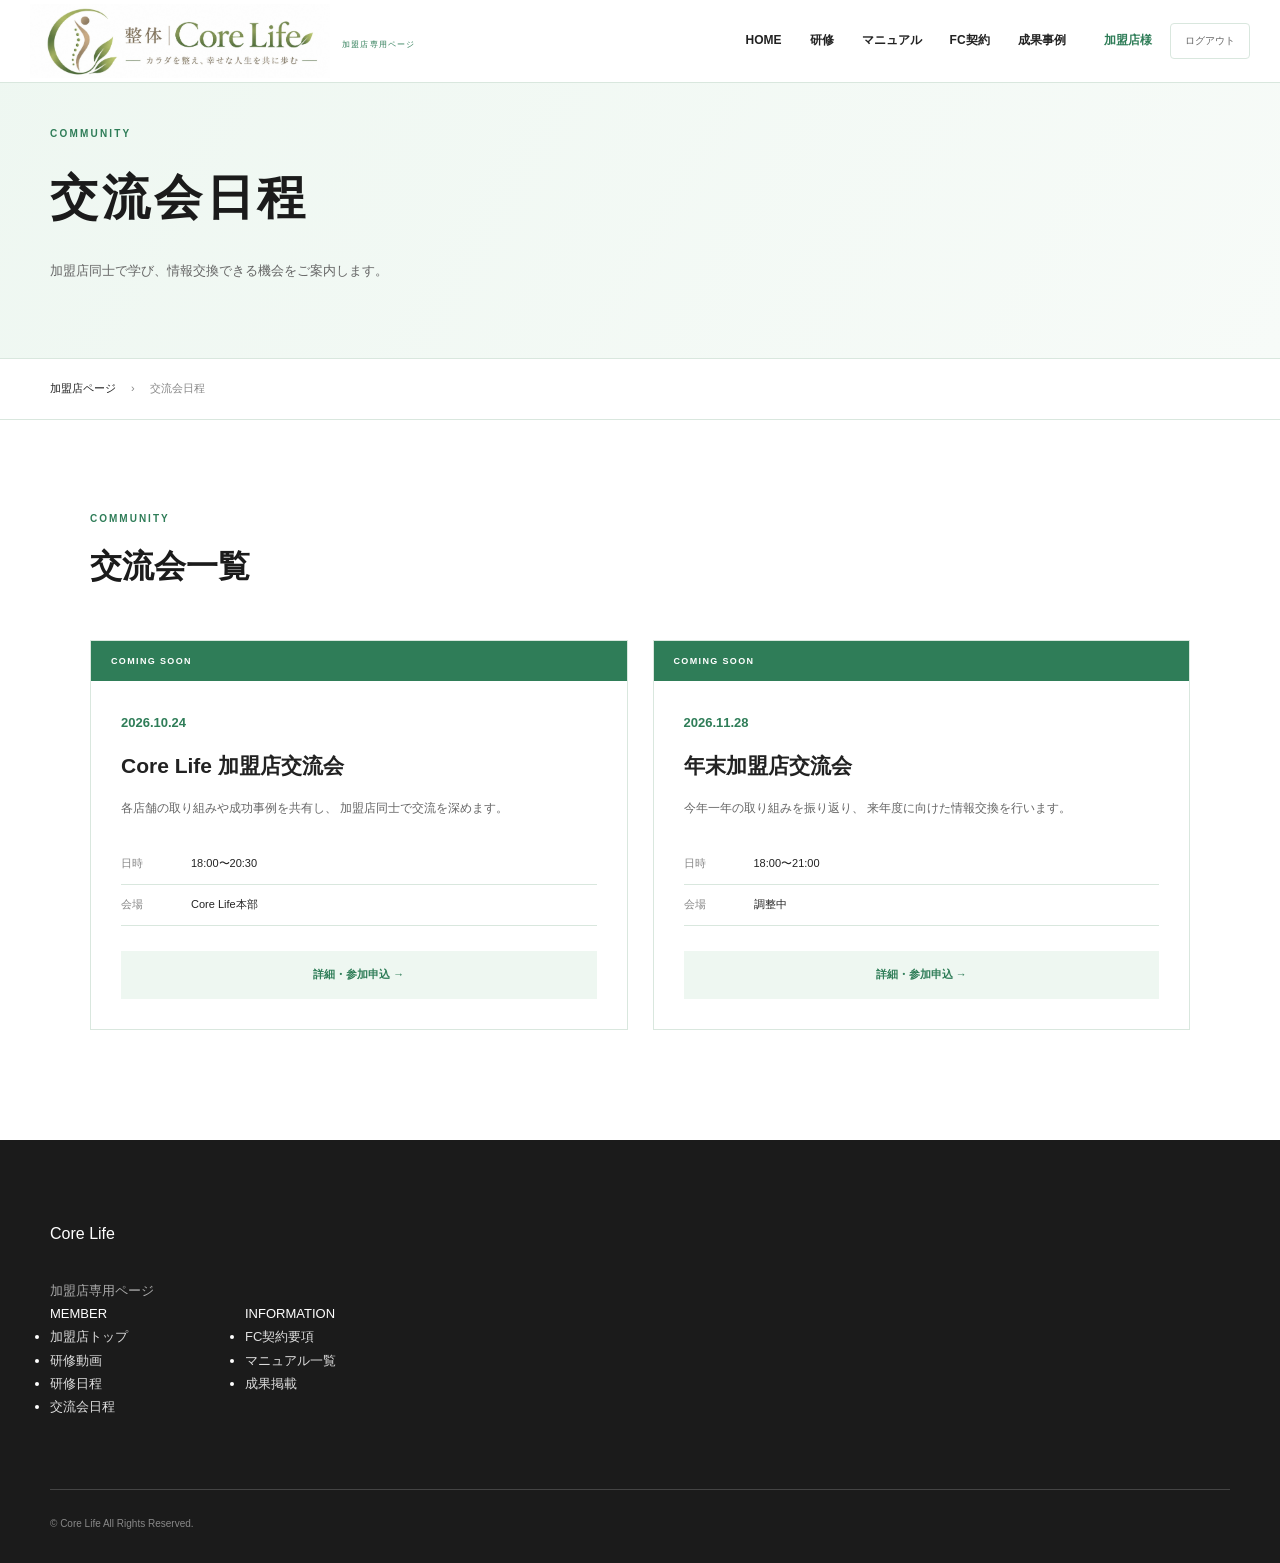
<file: fc-content/fc-meeting.html>
<!DOCTYPE html>
<html lang="ja">
<head>
    <meta charset="UTF-8">
    <meta name="viewport" content="width=device-width, initial-scale=1.0">

    <title>交流会日程 | Core Life</title>

    <link rel="stylesheet" href="../css/style.css">
    <link rel="stylesheet" href="../css/fc.css">
    <link rel="stylesheet" href="../css/fc-content.css">
</head>

<body>

<header class="header fc-header">
    <div class="header-inner">

        <a href="../fc.html" class="logo">
            <img src="../images/logo.jpg" alt="Core Life">
            <span class="logo-sub">加盟店専用ページ</span>
        </a>

        <nav class="global-nav fc-nav">
            <ul>
                <li><a href="../fc.html">HOME</a></li>
                <li><a href="fc-training.html">研修</a></li>
                <li><a href="fc-manual.html">マニュアル</a></li>
                <li><a href="fc-contract.html">FC契約</a></li>
                <li><a href="fc-results.html">成果事例</a></li>
            </ul>
        </nav>

        <div class="fc-user">
            <span class="fc-user-name">加盟店様</span>
            <a href="../index.html" class="fc-logout">ログアウト</a>
        </div>

    </div>
</header>


<section class="fc-page-hero">
    <div class="container">

        <p>COMMUNITY</p>

        <h1>交流会日程</h1>

        <span>
            加盟店同士で学び、情報交換できる機会をご案内します。
        </span>

    </div>
</section>


<div class="breadcrumb">
    <div class="container">
        <a href="../fc.html">加盟店ページ</a>
        <span>›</span>
        <span>交流会日程</span>
    </div>
</div>


<main class="fc-content-main">

    <div class="container">

        <div class="fc-content-heading">
            <p>COMMUNITY</p>
            <h2>交流会一覧</h2>
        </div>


        <div class="meeting-grid">


            <article class="meeting-card">

                <div class="meeting-card-top">
                    <span>COMING SOON</span>
                </div>

                <div class="meeting-card-body">

                    <div class="meeting-date">
                        2026.10.24
                    </div>

                    <h3>
                        Core Life 加盟店交流会
                    </h3>

                    <p>
                        各店舗の取り組みや成功事例を共有し、
                        加盟店同士で交流を深めます。
                    </p>

                    <dl>
                        <div>
                            <dt>日時</dt>
                            <dd>18:00〜20:30</dd>
                        </div>

                        <div>
                            <dt>会場</dt>
                            <dd>Core Life本部</dd>
                        </div>

                    </dl>

                    <a href="#" class="content-button">
                        詳細・参加申込 →
                    </a>

                </div>

            </article>


            <article class="meeting-card">

                <div class="meeting-card-top">
                    <span>COMING SOON</span>
                </div>

                <div class="meeting-card-body">

                    <div class="meeting-date">
                        2026.11.28
                    </div>

                    <h3>
                        年末加盟店交流会
                    </h3>

                    <p>
                        今年一年の取り組みを振り返り、
                        来年度に向けた情報交換を行います。
                    </p>

                    <dl>
                        <div>
                            <dt>日時</dt>
                            <dd>18:00〜21:00</dd>
                        </div>

                        <div>
                            <dt>会場</dt>
                            <dd>調整中</dd>
                        </div>

                    </dl>

                    <a href="#" class="content-button">
                        詳細・参加申込 →
                    </a>

                </div>

            </article>

        </div>

    </div>

</main>


<footer class="footer">

    <div class="container">

        <div class="footer-inner">

            <div class="footer-brand">

                <a
                    href="index.html"
                    class="footer-logo"
                >
                    Core Life
                </a>

                <p>
                    加盟店専用ページ
                </p>

            </div>


            <div class="footer-nav">

                <div>

                    <p class="footer-nav-title">
                        MEMBER
                    </p>

                    <ul>

                        <li>
                            <a href="fc.html">
                                加盟店トップ
                            </a>
                        </li>

                        <li>
                            <a href="fc-training.html">
                                研修動画
                            </a>
                        </li>

                        <li>
                            <a href="fc-schedule.html">
                                研修日程
                            </a>
                        </li>

                        <li>
                            <a href="fc-meeting.html">
                                交流会日程
                            </a>
                        </li>

                    </ul>

                </div>


                <div>

                    <p class="footer-nav-title">
                        INFORMATION
                    </p>

                    <ul>

                        <li>
                            <a href="fc-contract.html">
                                FC契約要項
                            </a>
                        </li>

                        <li>
                            <a href="fc-manual.html">
                                マニュアル一覧
                            </a>
                        </li>

                        <li>
                            <a href="fc-results.html">
                                成果掲載
                            </a>
                        </li>

                    </ul>

                </div>

            </div>

        </div>


        <div class="footer-bottom">

            <p>
                © Core Life All Rights Reserved.
            </p>

        </div>

    </div>

</footer>

</body>
</html>
</file>
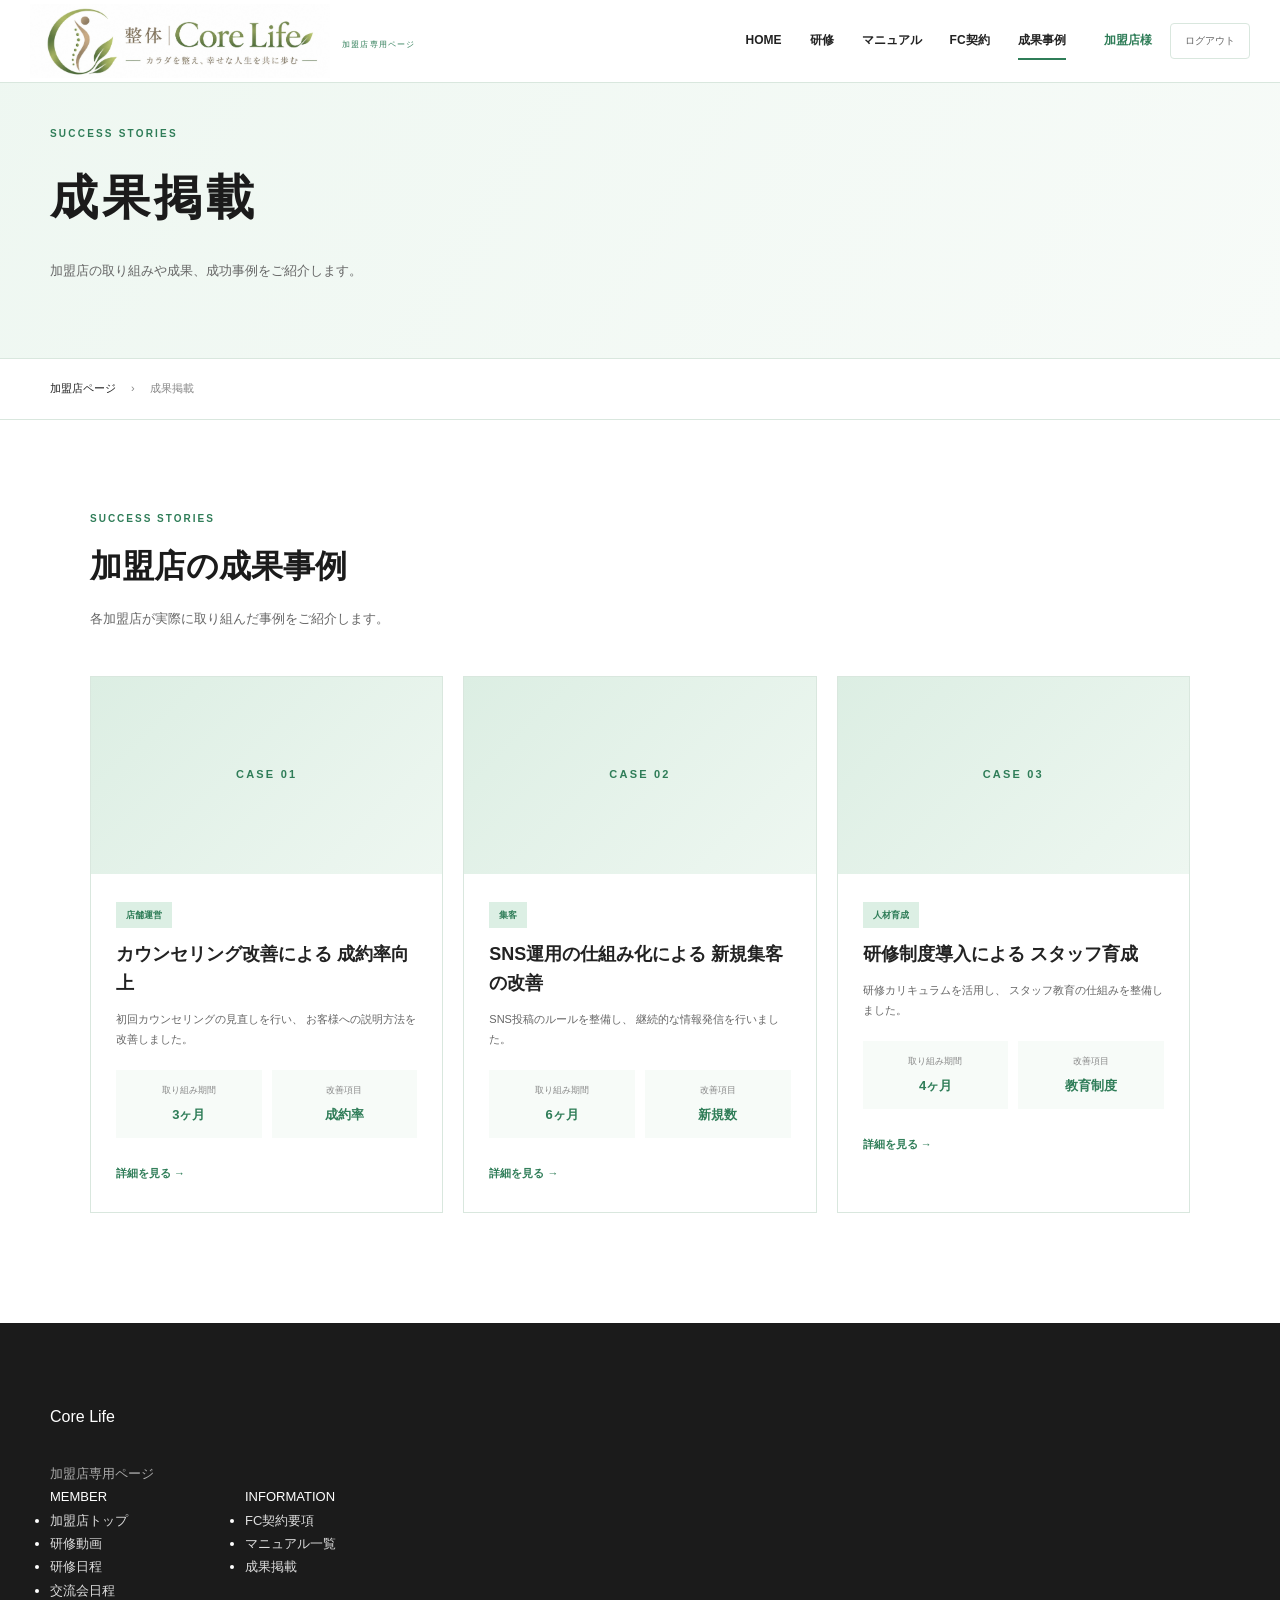
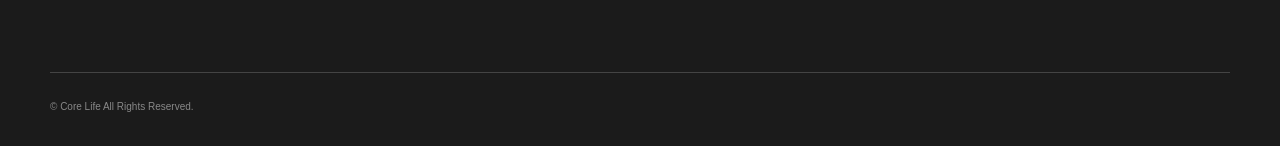
<file: fc-content/fc-results.html>
<!DOCTYPE html>
<html lang="ja">
<head>
    <meta charset="UTF-8">
    <meta name="viewport" content="width=device-width, initial-scale=1.0">

    <title>成果掲載 | Core Life</title>

    <link rel="stylesheet" href="../css/style.css">
    <link rel="stylesheet" href="../css/fc.css">
    <link rel="stylesheet" href="../css/fc-content.css">
</head>

<body>

<header class="header fc-header">

    <div class="header-inner">

        <a href="../fc.html" class="logo">
            <img src="../images/logo.jpg" alt="Core Life">
            <span class="logo-sub">加盟店専用ページ</span>
        </a>

        <nav class="global-nav fc-nav">

            <ul>
                <li><a href="../fc.html">HOME</a></li>
                <li><a href="fc-training.html">研修</a></li>
                <li><a href="fc-manual.html">マニュアル</a></li>
                <li><a href="fc-contract.html">FC契約</a></li>
                <li><a href="fc-results.html" class="active">成果事例</a></li>
            </ul>

        </nav>

        <div class="fc-user">
            <span class="fc-user-name">加盟店様</span>
            <a href="../index.html" class="fc-logout">ログアウト</a>
        </div>

    </div>

</header>


<section class="fc-page-hero">

    <div class="container">

        <p>SUCCESS STORIES</p>

        <h1>成果掲載</h1>

        <span>
            加盟店の取り組みや成果、成功事例をご紹介します。
        </span>

    </div>

</section>


<div class="breadcrumb">

    <div class="container">

        <a href="../fc.html">加盟店ページ</a>

        <span>›</span>

        <span>成果掲載</span>

    </div>

</div>


<main class="fc-content-main">

    <div class="container">

        <div class="fc-content-heading">

            <p>SUCCESS STORIES</p>

            <h2>加盟店の成果事例</h2>

            <span>
                各加盟店が実際に取り組んだ事例をご紹介します。
            </span>

        </div>


        <div class="results-grid">


            <article class="result-card">

                <div class="result-image">
                    <span>CASE 01</span>
                </div>

                <div class="result-body">

                    <span class="content-category">
                        店舗運営
                    </span>

                    <h3>
                        カウンセリング改善による
                        成約率向上
                    </h3>

                    <p>
                        初回カウンセリングの見直しを行い、
                        お客様への説明方法を改善しました。
                    </p>

                    <div class="result-data">

                        <div>
                            <small>取り組み期間</small>
                            <strong>3ヶ月</strong>
                        </div>

                        <div>
                            <small>改善項目</small>
                            <strong>成約率</strong>
                        </div>

                    </div>

                    <a href="#">
                        詳細を見る →
                    </a>

                </div>

            </article>


            <article class="result-card">

                <div class="result-image">
                    <span>CASE 02</span>
                </div>

                <div class="result-body">

                    <span class="content-category">
                        集客
                    </span>

                    <h3>
                        SNS運用の仕組み化による
                        新規集客の改善
                    </h3>

                    <p>
                        SNS投稿のルールを整備し、
                        継続的な情報発信を行いました。
                    </p>

                    <div class="result-data">

                        <div>
                            <small>取り組み期間</small>
                            <strong>6ヶ月</strong>
                        </div>

                        <div>
                            <small>改善項目</small>
                            <strong>新規数</strong>
                        </div>

                    </div>

                    <a href="#">
                        詳細を見る →
                    </a>

                </div>

            </article>


            <article class="result-card">

                <div class="result-image">
                    <span>CASE 03</span>
                </div>

                <div class="result-body">

                    <span class="content-category">
                        人材育成
                    </span>

                    <h3>
                        研修制度導入による
                        スタッフ育成
                    </h3>

                    <p>
                        研修カリキュラムを活用し、
                        スタッフ教育の仕組みを整備しました。
                    </p>

                    <div class="result-data">

                        <div>
                            <small>取り組み期間</small>
                            <strong>4ヶ月</strong>
                        </div>

                        <div>
                            <small>改善項目</small>
                            <strong>教育制度</strong>
                        </div>

                    </div>

                    <a href="#">
                        詳細を見る →
                    </a>

                </div>

            </article>

        </div>

    </div>

</main>


<footer class="footer">

    <div class="container">

        <div class="footer-inner">

            <div class="footer-brand">

                <a
                    href="index.html"
                    class="footer-logo"
                >
                    Core Life
                </a>

                <p>
                    加盟店専用ページ
                </p>

            </div>


            <div class="footer-nav">

                <div>

                    <p class="footer-nav-title">
                        MEMBER
                    </p>

                    <ul>

                        <li>
                            <a href="fc.html">
                                加盟店トップ
                            </a>
                        </li>

                        <li>
                            <a href="fc-training.html">
                                研修動画
                            </a>
                        </li>

                        <li>
                            <a href="fc-schedule.html">
                                研修日程
                            </a>
                        </li>

                        <li>
                            <a href="fc-meeting.html">
                                交流会日程
                            </a>
                        </li>

                    </ul>

                </div>


                <div>

                    <p class="footer-nav-title">
                        INFORMATION
                    </p>

                    <ul>

                        <li>
                            <a href="fc-contract.html">
                                FC契約要項
                            </a>
                        </li>

                        <li>
                            <a href="fc-manual.html">
                                マニュアル一覧
                            </a>
                        </li>

                        <li>
                            <a href="fc-results.html">
                                成果掲載
                            </a>
                        </li>

                    </ul>

                </div>

            </div>

        </div>


        <div class="footer-bottom">

            <p>
                © Core Life All Rights Reserved.
            </p>

        </div>

    </div>

</footer>

</body>
</html>
</file>
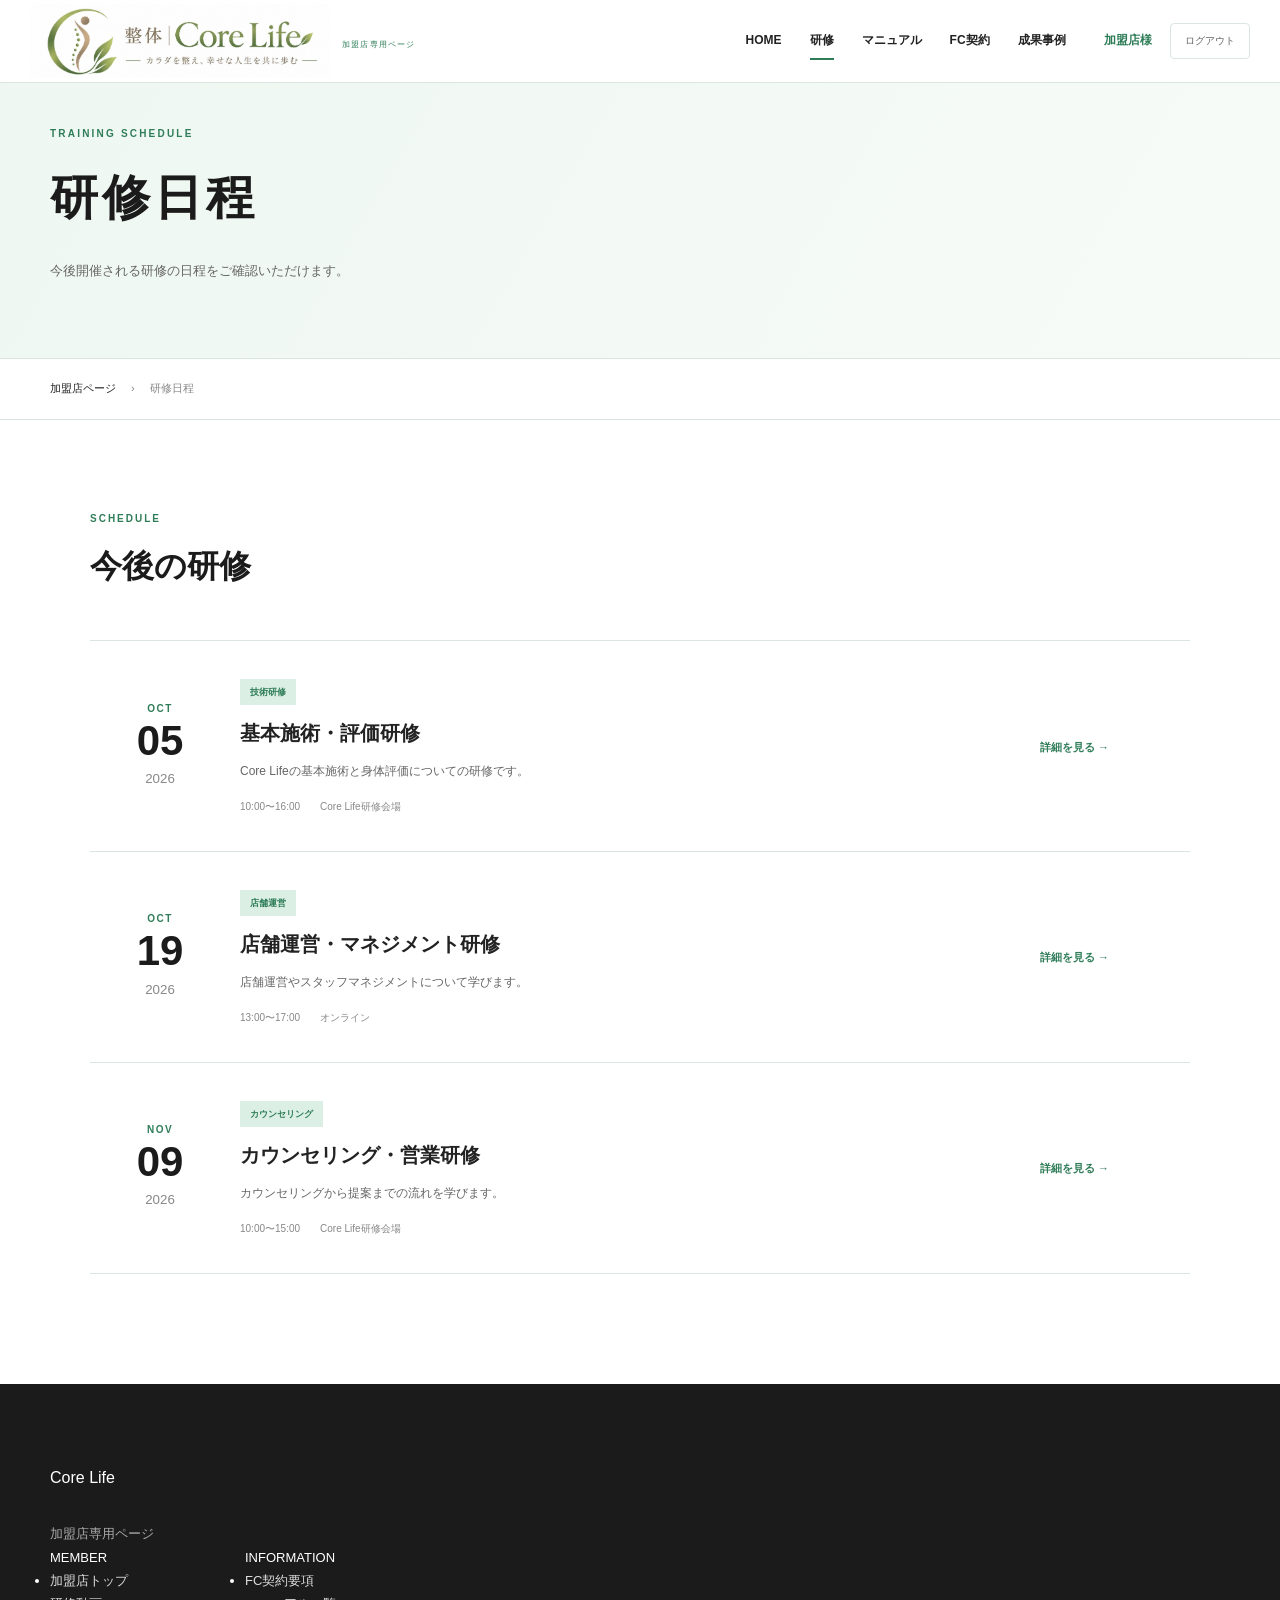
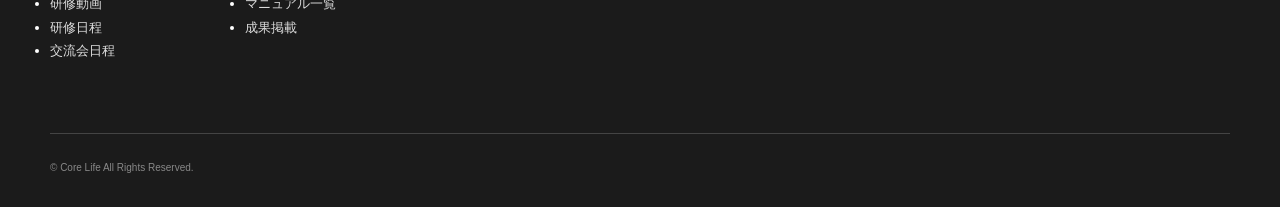
<file: fc-content/fc-schedule.html>
<!DOCTYPE html>
<html lang="ja">
<head>
    <meta charset="UTF-8">
    <meta name="viewport" content="width=device-width, initial-scale=1.0">

    <title>研修日程 | Core Life</title>

    <link rel="stylesheet" href="../css/style.css">
    <link rel="stylesheet" href="../css/fc.css">
    <link rel="stylesheet" href="../css/fc-content.css">
</head>

<body>

<header class="header fc-header">
    <div class="header-inner">

        <a href="../fc.html" class="logo">
            <img src="../images/logo.jpg" alt="Core Life">
            <span class="logo-sub">加盟店専用ページ</span>
        </a>

        <nav class="global-nav fc-nav">
            <ul>
                <li><a href="../fc.html">HOME</a></li>
                <li><a href="fc-training.html" class="active">研修</a></li>
                <li><a href="fc-manual.html">マニュアル</a></li>
                <li><a href="fc-contract.html">FC契約</a></li>
                <li><a href="fc-results.html">成果事例</a></li>
            </ul>
        </nav>

        <div class="fc-user">
            <span class="fc-user-name">加盟店様</span>
            <a href="../index.html" class="fc-logout">ログアウト</a>
        </div>

    </div>
</header>


<section class="fc-page-hero">
    <div class="container">

        <p>TRAINING SCHEDULE</p>

        <h1>研修日程</h1>

        <span>
            今後開催される研修の日程をご確認いただけます。
        </span>

    </div>
</section>


<div class="breadcrumb">
    <div class="container">
        <a href="../fc.html">加盟店ページ</a>
        <span>›</span>
        <span>研修日程</span>
    </div>
</div>


<main class="fc-content-main">

    <div class="container">

        <div class="fc-content-heading">
            <p>SCHEDULE</p>
            <h2>今後の研修</h2>
        </div>


        <div class="schedule-list">


            <article class="schedule-card">

                <div class="schedule-date">
                    <span>OCT</span>
                    <strong>05</strong>
                    <small>2026</small>
                </div>

                <div class="schedule-info">

                    <span class="content-category">
                        技術研修
                    </span>

                    <h3>
                        基本施術・評価研修
                    </h3>

                    <p>
                        Core Lifeの基本施術と身体評価についての研修です。
                    </p>

                    <div class="schedule-detail">
                        <span>10:00〜16:00</span>
                        <span>Core Life研修会場</span>
                    </div>

                </div>

                <div class="schedule-action">
                    <a href="#">
                        詳細を見る →
                    </a>
                </div>

            </article>


            <article class="schedule-card">

                <div class="schedule-date">
                    <span>OCT</span>
                    <strong>19</strong>
                    <small>2026</small>
                </div>

                <div class="schedule-info">

                    <span class="content-category">
                        店舗運営
                    </span>

                    <h3>
                        店舗運営・マネジメント研修
                    </h3>

                    <p>
                        店舗運営やスタッフマネジメントについて学びます。
                    </p>

                    <div class="schedule-detail">
                        <span>13:00〜17:00</span>
                        <span>オンライン</span>
                    </div>

                </div>

                <div class="schedule-action">
                    <a href="#">
                        詳細を見る →
                    </a>
                </div>

            </article>


            <article class="schedule-card">

                <div class="schedule-date">
                    <span>NOV</span>
                    <strong>09</strong>
                    <small>2026</small>
                </div>

                <div class="schedule-info">

                    <span class="content-category">
                        カウンセリング
                    </span>

                    <h3>
                        カウンセリング・営業研修
                    </h3>

                    <p>
                        カウンセリングから提案までの流れを学びます。
                    </p>

                    <div class="schedule-detail">
                        <span>10:00〜15:00</span>
                        <span>Core Life研修会場</span>
                    </div>

                </div>

                <div class="schedule-action">
                    <a href="#">
                        詳細を見る →
                    </a>
                </div>

            </article>

        </div>

    </div>

</main>


<footer class="footer">

    <div class="container">

        <div class="footer-inner">

            <div class="footer-brand">

                <a
                    href="index.html"
                    class="footer-logo"
                >
                    Core Life
                </a>

                <p>
                    加盟店専用ページ
                </p>

            </div>


            <div class="footer-nav">

                <div>

                    <p class="footer-nav-title">
                        MEMBER
                    </p>

                    <ul>

                        <li>
                            <a href="fc.html">
                                加盟店トップ
                            </a>
                        </li>

                        <li>
                            <a href="fc-training.html">
                                研修動画
                            </a>
                        </li>

                        <li>
                            <a href="fc-schedule.html">
                                研修日程
                            </a>
                        </li>

                        <li>
                            <a href="fc-meeting.html">
                                交流会日程
                            </a>
                        </li>

                    </ul>

                </div>


                <div>

                    <p class="footer-nav-title">
                        INFORMATION
                    </p>

                    <ul>

                        <li>
                            <a href="fc-contract.html">
                                FC契約要項
                            </a>
                        </li>

                        <li>
                            <a href="fc-manual.html">
                                マニュアル一覧
                            </a>
                        </li>

                        <li>
                            <a href="fc-results.html">
                                成果掲載
                            </a>
                        </li>

                    </ul>

                </div>

            </div>

        </div>


        <div class="footer-bottom">

            <p>
                © Core Life All Rights Reserved.
            </p>

        </div>

    </div>

</footer>

<script src="../js/script.js"></script>
</body>
</html>
</file>
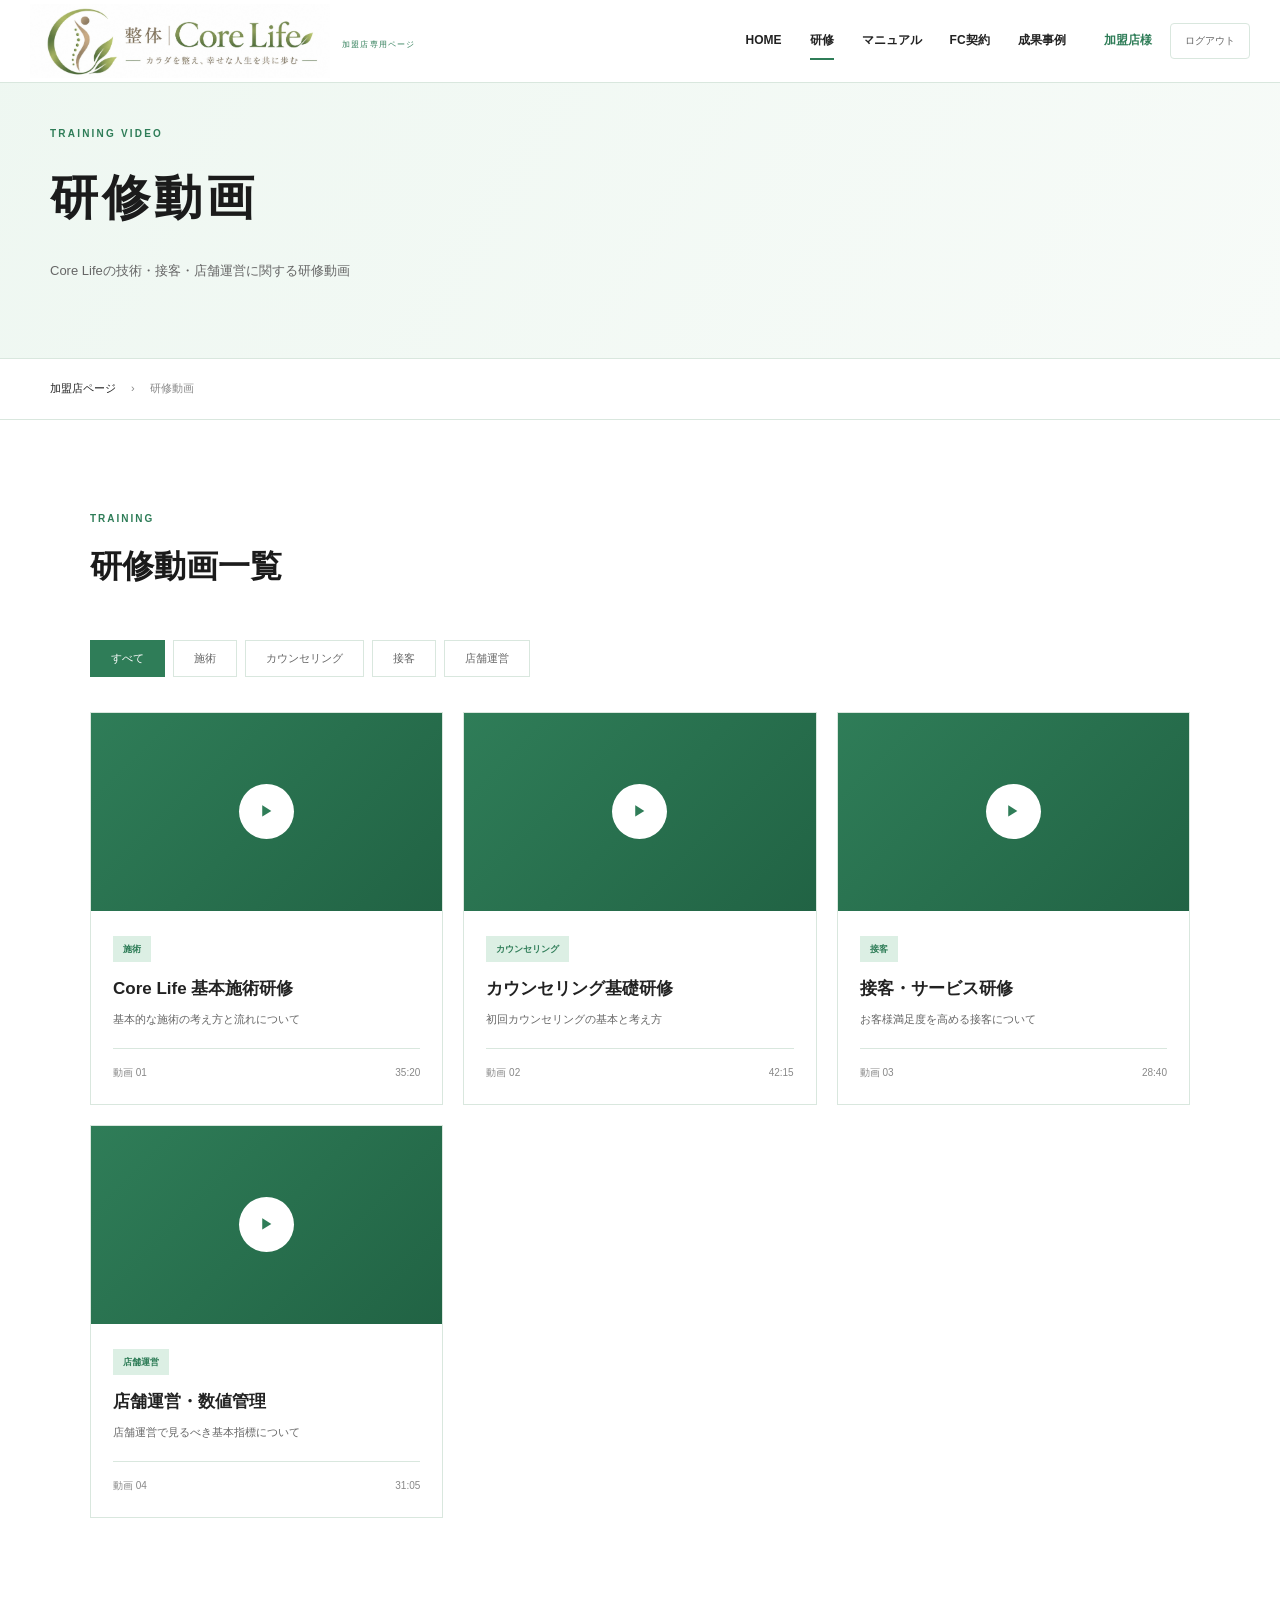
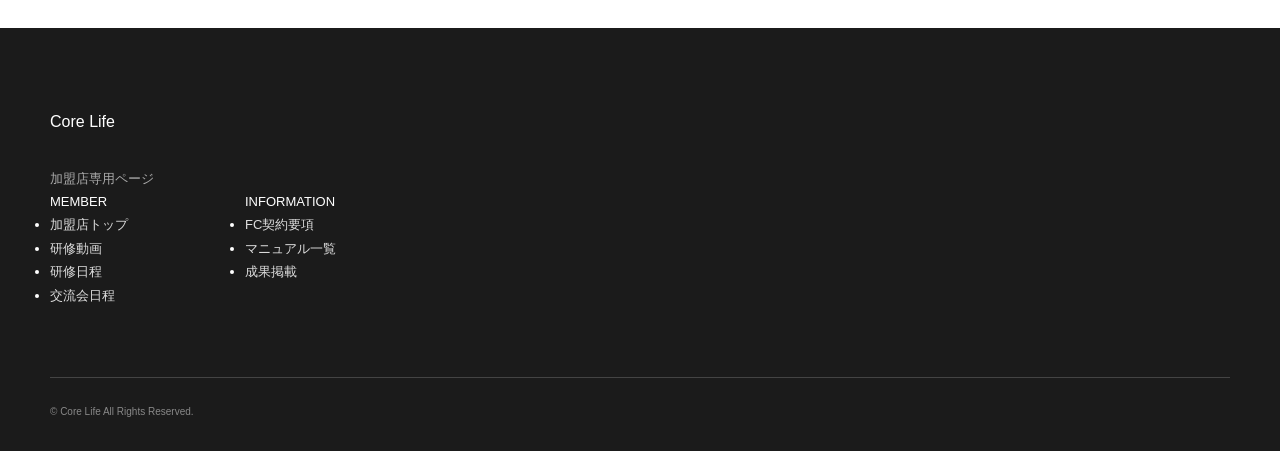
<file: fc-content/fc-training.html>
<!DOCTYPE html>
<html lang="ja">
<head>
    <meta charset="UTF-8">
    <meta name="viewport" content="width=device-width, initial-scale=1.0">

    <title>研修動画 | Core Life</title>

    <link rel="stylesheet" href="../css/style.css">
    <link rel="stylesheet" href="../css/fc.css">
    <link rel="stylesheet" href="../css/fc-content.css">
</head>

<body>

<header class="header fc-header">
    <div class="header-inner">

        <a href="../fc.html" class="logo">
            <img src="../images/logo.jpg" alt="Core Life">
            <span class="logo-sub">加盟店専用ページ</span>
        </a>

        <nav class="global-nav fc-nav">
            <ul>
                <li><a href="../fc.html">HOME</a></li>
                <li><a href="fc-training.html" class="active">研修</a></li>
                <li><a href="fc-manual.html">マニュアル</a></li>
                <li><a href="fc-contract.html">FC契約</a></li>
                <li><a href="fc-results.html">成果事例</a></li>
            </ul>
        </nav>

        <div class="fc-user">
            <span class="fc-user-name">加盟店様</span>
            <a href="../index.html" class="fc-logout">ログアウト</a>
        </div>

    </div>
</header>


<section class="fc-page-hero">
    <div class="container">

        <p>TRAINING VIDEO</p>

        <h1>研修動画</h1>

        <span>
            Core Lifeの技術・接客・店舗運営に関する研修動画
        </span>

    </div>
</section>


<div class="breadcrumb">
    <div class="container">
        <a href="../fc.html">加盟店ページ</a>
        <span>›</span>
        <span>研修動画</span>
    </div>
</div>


<main class="fc-content-main">

    <div class="container">

        <div class="fc-content-heading">
            <p>TRAINING</p>
            <h2>研修動画一覧</h2>
        </div>


        <div class="fc-category-tabs">
            <button class="active">すべて</button>
            <button>施術</button>
            <button>カウンセリング</button>
            <button>接客</button>
            <button>店舗運営</button>
        </div>


        <div class="training-grid">


            <a href="#" class="training-card">

                <div class="training-thumbnail">
                    <div class="play-button">▶</div>
                </div>

                <div class="training-info">

                    <span class="content-category">
                        施術
                    </span>

                    <h3>
                        Core Life 基本施術研修
                    </h3>

                    <p>
                        基本的な施術の考え方と流れについて
                    </p>

                    <div class="training-meta">
                        <span>動画 01</span>
                        <span>35:20</span>
                    </div>

                </div>

            </a>


            <a href="#" class="training-card">

                <div class="training-thumbnail">
                    <div class="play-button">▶</div>
                </div>

                <div class="training-info">

                    <span class="content-category">
                        カウンセリング
                    </span>

                    <h3>
                        カウンセリング基礎研修
                    </h3>

                    <p>
                        初回カウンセリングの基本と考え方
                    </p>

                    <div class="training-meta">
                        <span>動画 02</span>
                        <span>42:15</span>
                    </div>

                </div>

            </a>


            <a href="#" class="training-card">

                <div class="training-thumbnail">
                    <div class="play-button">▶</div>
                </div>

                <div class="training-info">

                    <span class="content-category">
                        接客
                    </span>

                    <h3>
                        接客・サービス研修
                    </h3>

                    <p>
                        お客様満足度を高める接客について
                    </p>

                    <div class="training-meta">
                        <span>動画 03</span>
                        <span>28:40</span>
                    </div>

                </div>

            </a>


            <a href="#" class="training-card">

                <div class="training-thumbnail">
                    <div class="play-button">▶</div>
                </div>

                <div class="training-info">

                    <span class="content-category">
                        店舗運営
                    </span>

                    <h3>
                        店舗運営・数値管理
                    </h3>

                    <p>
                        店舗運営で見るべき基本指標について
                    </p>

                    <div class="training-meta">
                        <span>動画 04</span>
                        <span>31:05</span>
                    </div>

                </div>

            </a>

        </div>

    </div>

</main>


<footer class="footer">

    <div class="container">

        <div class="footer-inner">

            <div class="footer-brand">

                <a
                    href="index.html"
                    class="footer-logo"
                >
                    Core Life
                </a>

                <p>
                    加盟店専用ページ
                </p>

            </div>


            <div class="footer-nav">

                <div>

                    <p class="footer-nav-title">
                        MEMBER
                    </p>

                    <ul>

                        <li>
                            <a href="fc.html">
                                加盟店トップ
                            </a>
                        </li>

                        <li>
                            <a href="fc-training.html">
                                研修動画
                            </a>
                        </li>

                        <li>
                            <a href="fc-schedule.html">
                                研修日程
                            </a>
                        </li>

                        <li>
                            <a href="fc-meeting.html">
                                交流会日程
                            </a>
                        </li>

                    </ul>

                </div>


                <div>

                    <p class="footer-nav-title">
                        INFORMATION
                    </p>

                    <ul>

                        <li>
                            <a href="fc-contract.html">
                                FC契約要項
                            </a>
                        </li>

                        <li>
                            <a href="fc-manual.html">
                                マニュアル一覧
                            </a>
                        </li>

                        <li>
                            <a href="fc-results.html">
                                成果掲載
                            </a>
                        </li>

                    </ul>

                </div>

            </div>

        </div>


        <div class="footer-bottom">

            <p>
                © Core Life All Rights Reserved.
            </p>

        </div>

    </div>

</footer>
  
<script src="../js/script.js"></script>

</body>
</html>
</file>
<file: css/style.css>
/* =========================================================
   Core Life
   Color Theme
   Base     : Light Green
   Main     : White
   Text     : Black
   Accent   : Green
========================================================= */


/* =========================================================
   COLOR VARIABLES
========================================================= */

:root {

    /* ベースカラー */
    --color-base: #eef7f1;
    --color-base-light: #f7fbf8;
    --color-base-dark: #dceee3;

    /* メイン */
    --color-white: #ffffff;
    --color-black: #1b1b1b;

    /* アクセント */
    --color-green: #2f7d58;
    --color-green-dark: #216344;
    --color-green-light: #dcefe4;

    /* テキスト */
    --color-text: #222222;
    --color-text-light: #666666;
    --color-text-muted: #888888;

    /* ボーダー */
    --color-border: #d9e7de;

    /* その他 */
    --shadow-light:
        0 10px 30px rgba(31, 77, 54, 0.08);

    --shadow-hover:
        0 20px 40px rgba(31, 77, 54, 0.14);
}


/* =========================================================
   RESET
========================================================= */

* {
    margin: 0;
    padding: 0;
    box-sizing: border-box;
}

html {
    scroll-behavior: smooth;
}

body {

    font-family:
        "Noto Sans JP",
        sans-serif;

    color: var(--color-text);

    background:
        var(--color-white);

    line-height: 1.8;

    -webkit-font-smoothing: antialiased;
}

img {
    width: 100%;
    display: block;
}

a {
    color: inherit;
    text-decoration: none;
}

button,
input,
select,
textarea {
    font-family: inherit;
}


/* =========================================================
   COMMON
========================================================= */

.container {

    width:
        min(
            1180px,
            calc(100% - 80px)
        );

    margin:
        0 auto;
}


.section-heading {

    margin-bottom:
        70px;
}


.section-heading.center {

    text-align:
        center;
}


.heading-en {

    color:
        var(--color-green);

    font-size:
        12px;

    font-weight:
        700;

    letter-spacing:
        0.25em;

    margin-bottom:
        15px;
}


.section-heading h2 {

    color:
        var(--color-black);

    font-size:
        clamp(
            32px,
            4vw,
            50px
        );

    line-height:
        1.35;

    letter-spacing:
        0.06em;

    font-weight:
        700;
}


.section-heading > p:last-child {

    margin-top:
        20px;

    color:
        var(--color-text-light);
}


/* =========================================================
   HEADER
========================================================= */

.header {

    position:
        fixed;

    top:
        0;

    left:
        0;

    width:
        100%;

    background:
        rgba(
            255,
            255,
            255,
            0.96
        );

    z-index:
        1000;

    border-bottom:
        1px solid
        var(--color-border);

    transition:
        box-shadow 0.3s;
}


.header-inner {

    height:
        82px;

    width:
        min(
            1400px,
            calc(100% - 60px)
        );

    margin:
        auto;

    display:
        flex;

    align-items:
        center;

    gap:
        40px;
}


/* =========================================================
   LOGO
========================================================= */

.logo {

    display:
        flex;

    min-width:
        0;

    flex-shrink:
        1;

    align-items:
        center;

    gap:
        12px;

    line-height:
        1;
}

.logo img {

    width:
        300px;

    max-width:
        100%;

    height:
        auto;

    flex-shrink:
        0;
}

.logo-main {

    color:
        var(--color-green-dark);

    font-size:
        23px;

    font-weight:
        800;

    letter-spacing:
        0.05em;
}


.logo-sub {

    color:
        var(--color-text-muted);

    font-size:
        8px;

    letter-spacing:
        0.15em;

    margin-top:
        7px;
}


/* =========================================================
   NAVIGATION
========================================================= */

.pc-nav {

    display:
        flex;

    align-items:
        center;

    margin-left:
        auto;

    gap:
        30px;

    font-size:
        13px;
}


.pc-nav a {

    position:
        relative;

    transition:
        color 0.3s;
}


.pc-nav a::after {

    content:
        "";

    position:
        absolute;

    left:
        0;

    bottom:
        -8px;

    width:
        0;

    height:
        2px;

    background:
        var(--color-green);

    transition:
        width 0.3s;
}


.pc-nav a:hover {

    color:
        var(--color-green);
}


.pc-nav a:hover::after {

    width:
        100%;
}


/* =========================================================
   HEADER RESERVATION
========================================================= */

.header-reserve {

    background:
        var(--color-green);

    color:
        var(--color-white);

    padding:
        15px 25px;

    font-size:
        13px;

    transition:
        background 0.3s;
}


.header-reserve:hover {

    background:
        var(--color-green-dark);
}


/* =========================================================
   MOBILE MENU BUTTON
========================================================= */

.menu-button {

    display:
        none;

    width:
        42px;

    height:
        42px;

    border:
        none;

    background:
        transparent;

    flex-direction:
        column;

    justify-content:
        center;

    gap:
        6px;

    cursor:
        pointer;
}


.menu-button span {

    width:
        25px;

    height:
        2px;

    background:
        var(--color-green-dark);

    transition:
        0.3s;
}


/* =========================================================
   MOBILE MENU
========================================================= */

.mobile-menu {

    position:
        fixed;

    top:
        82px;

    left:
        0;

    width:
        100%;

    background:
        var(--color-white);

    z-index:
        999;

    transform:
        translateY(-120%);

    transition:
        0.4s;

    box-shadow:
        var(--shadow-light);
}


.mobile-menu.active {

    transform:
        translateY(0);
}


.mobile-menu nav {

    display:
        flex;

    flex-direction:
        column;
}


.mobile-menu nav a {

    padding:
        20px 30px;

    border-bottom:
        1px solid
        var(--color-border);

    font-size:
        14px;
}


.mobile-reserve {

    background:
        var(--color-green);

    color:
        var(--color-white);

    text-align:
        center;
}


/* =========================================================
   HERO
========================================================= */

.hero {

    height:
        720px;

    position:
        relative;

    margin-top:
        82px;

    overflow:
        hidden;

    background:
        var(--color-base);
}


.hero-image {

    position:
        absolute;

    inset:
        0;

    background:
        url("../images/hero.jpg")
        center / cover
        no-repeat;
}


.hero-overlay {

    position:
        absolute;

    inset:
        0;

    background:
        linear-gradient(
            90deg,
            rgba(53, 159, 106, 0.7),
            rgba(
                20,
                60,
                40,
                0.10
            )
        );
}


.hero-content {

    position:
        relative;

    z-index:
        2;

    width:
        min(
            1180px,
            calc(100% - 80px)
        );

    margin:
        auto;

    height:
        100%;

    display:
        flex;

    flex-direction:
        column;

    justify-content:
        center;

    color:
        var(--color-white);
}


.hero-small {

    font-size:
        12px;

    letter-spacing:
        0.3em;

    margin-bottom:
        25px;
}


.hero h1 {

    font-size:
        clamp(
            45px,
            6vw,
            80px
        );

    line-height:
        1.3;

    letter-spacing:
        0.08em;
}


.hero h1 span {

    font-weight:
        400;
}


.hero-description {

    margin-top:
        25px;

    font-size:
        16px;

    line-height:
        2;
}


.hero-button {

    margin-top:
        40px;

    width:
        fit-content;

    padding:
        18px 30px;

    background:
        var(--color-white);

    color:
        var(--color-green-dark);

    font-size:
        14px;

    display:
        flex;

    gap:
        40px;

    transition:
        0.3s;
}


.hero-button:hover {

    background:
        var(--color-green);

    color:
        var(--color-white);
}


/* =========================================================
   INTRO
========================================================= */

.intro {

    padding:
        150px 0;

    background:
        var(--color-white);
}


.intro-content {

    display:
        grid;

    grid-template-columns:
        1fr 1fr;

    gap:
        100px;

    align-items:
        center;
}


.intro-text {

    max-width:
        520px;
}


.intro-text p {

    color:
        var(--color-text-light);

    font-size:
        15px;

    margin-bottom:
        25px;
}


.intro-image {

    position:
        relative;
}


.intro-image::before {

    content:
        "";

    position:
        absolute;

    width:
        70%;

    height:
        70%;

    background:
        var(--color-base);

    right:
        -25px;

    bottom:
        -25px;

    z-index:
        -1;
}


.intro-image img {

    aspect-ratio:
        4 / 3;

    object-fit:
        cover;
}


.text-button {

    display:
        inline-flex;

    gap:
        40px;

    margin-top:
        20px;

    border-bottom:
        2px solid
        var(--color-green);

    padding-bottom:
        8px;

    color:
        var(--color-green-dark);

    font-size:
        13px;
}


/* ========================================
   BREADCRUMB
======================================== */

.breadcrumb {
    padding: 20px 0;

    border-bottom: 1px solid var(--color-border);

    font-size: 11px;

    color: var(--color-text-muted);
}

.breadcrumb .container {
    display: flex;

    gap: 15px;
}

.breadcrumb a {
    color: var(--color-text);
}

/* =========================================================
   MENU
========================================================= */

.menu-section {

    padding:
        150px 0;

    background:
        var(--color-base);
}


.menu-grid {

    display:
        grid;

    grid-template-columns:
        repeat(
            4,
            1fr
        );

    gap:
        20px;
}


.menu-card {

    background:
        var(--color-white);

    border:
        1px solid
        var(--color-border);

    transition:
        0.3s;
}


.menu-card:hover {

    transform:
        translateY(-5px);

    box-shadow:
        var(--shadow-hover);
}


.menu-image {

    overflow:
        hidden;
}


.menu-image img {

    aspect-ratio:
        4 / 3;

    object-fit:
        cover;

    transition:
        0.5s;
}


.menu-card:hover img {

    transform:
        scale(1.05);
}


.menu-body {

    padding:
        28px;
}


.menu-category {

    color:
        var(--color-green);

    font-size:
        10px;

    letter-spacing:
        0.2em;
}


.menu-body h3 {

    color:
        var(--color-black);

    font-size:
        20px;

    margin:
        8px 0 15px;
}


.menu-description {

    font-size:
        12px;

    color:
        var(--color-text-light);

    line-height:
        1.8;

    min-height:
        65px;
}


.price {

    margin-top:
        25px;

    padding-top:
        18px;

    border-top:
        1px solid
        var(--color-border);

    text-align:
        right;
}


.price strong {

    color:
        var(--color-green-dark);

    font-size:
        25px;
}


.price span {

    font-size:
        11px;
}


/* =========================================================
   BUTTONS
========================================================= */

.center-button {

    text-align:
        center;

    margin-top:
        60px;
}


.outline-button {

    display:
        inline-flex;

    gap:
        45px;

    padding:
        16px 30px;

    border:
        1px solid
        var(--color-green);

    color:
        var(--color-green-dark);

    font-size:
        13px;

    transition:
        0.3s;
}


.outline-button:hover {

    background:
        var(--color-green);

    color:
        var(--color-white);
}


/* =========================================================
   POINT
========================================================= */

.point-section {

    padding:
        150px 0;

    background:
        var(--color-white);
}


.point-list {

    display:
        flex;

    flex-direction:
        column;

    gap:
        100px;
}


.point-item {

    display:
        grid;

    grid-template-columns:
        70px 1.1fr 1fr;

    gap:
        50px;

    align-items:
        center;
}


.point-item.reverse {

    grid-template-columns:
        70px 1fr 1.1fr;
}


.point-item.reverse .point-image {

    order:
        3;
}


.point-item.reverse .point-text {

    order:
        2;
}


.point-number {

    color:
        var(--color-green);

    font-size:
        12px;

    writing-mode:
        vertical-rl;

    letter-spacing:
        0.15em;
}


.point-image img {

    aspect-ratio:
        16 / 10;

    object-fit:
        cover;
}


.point-text {

    padding:
        30px;
}


.point-text > p:first-child {

    color:
        var(--color-green);

    font-size:
        10px;

    letter-spacing:
        0.25em;
}


.point-text h3 {

    color:
        var(--color-black);

    font-size:
        28px;

    margin:
        12px 0 20px;
}


.line {

    display:
        block;

    width:
        40px;

    height:
        2px;

    background:
        var(--color-green);

    margin-bottom:
        25px;
}


.point-text > p:last-child {

    font-size:
        14px;

    color:
        var(--color-text-light);
}


/* =========================================================
   RESERVATION
========================================================= */

.reservation {

    position:
        relative;

    min-height:
        500px;

    display:
        flex;

    align-items:
        center;

    background:
        var(--color-green-dark);

    color:
        var(--color-white);

    text-align:
        center;
}


.reservation-overlay {

    position:
        absolute;

    inset:
        0;

    background:
        linear-gradient(
            135deg,
            rgba(22,77,50,0.95),
            rgba(47,125,88,0.82)
        );
}


.reservation-content {

    position:
        relative;

    z-index:
        2;

    width:
        100%;
}


.reservation-content > p:first-child {

    color:
        var(--color-base-light);

    font-size:
        11px;

    letter-spacing:
        0.3em;

    margin-bottom:
        20px;
}


.reservation-content h2 {

    font-size:
        clamp(
            30px,
            4vw,
            48px
        );

    line-height:
        1.5;
}


.reservation-text {

    margin-top:
        20px;
}


.reservation-button {

    display:
        inline-flex;

    gap:
        50px;

    margin-top:
        35px;

    padding:
        18px 40px;

    background:
        var(--color-white);

    color:
        var(--color-green-dark);

    font-size:
        14px;

    transition:
        0.3s;
}


.reservation-button:hover {

    background:
        var(--color-black);

    color:
        var(--color-white);
}


/* =========================================================
   NEWS
========================================================= */

.news-section {

    padding:
        150px 0;

    background:
        var(--color-base-light);
}


.news-list {

    border-top:
        1px solid
        var(--color-border);
}


.news-item {

    display:
        grid;

    grid-template-columns:
        120px 120px 1fr 30px;

    gap:
        20px;

    align-items:
        center;

    padding:
        25px 10px;

    border-bottom:
        1px solid
        var(--color-border);

    transition:
        0.3s;
}


.news-item:hover {

    background:
        var(--color-white);
}


.news-item time {

    font-size:
        12px;

    color:
        var(--color-text-muted);
}


.news-category {

    font-size:
        10px;

    color:
        var(--color-green-dark);

    border:
        1px solid
        var(--color-green);

    text-align:
        center;

    padding:
        3px 8px;
}


.news-item p {

    font-size:
        14px;
}


.arrow {

    color:
        var(--color-green);

    font-size:
        18px;
}


/* =========================================================
   REVIEWS
========================================================= */

.reviews-section {

    padding:
        150px 0;

    background:
        linear-gradient(
            180deg,
            var(--color-base-light) 0%,
            var(--color-white) 48%,
            var(--color-base-light) 100%
        );

    overflow:
        hidden;
}


.reviews-section .section-heading {

    margin-bottom:
        0;
}


.reviews-intro {

    display:
        flex;

    align-items:
        center;

    gap:
        60px;

    position:
        relative;

    padding:
        55px 60px;

    background:
        var(--color-white);

    border:
        1px solid
        var(--color-border);

    box-shadow:
        var(--shadow-light);

    margin-bottom:
        70px;
}


.reviews-intro .section-heading {

    flex:
        1 1 0;

    position:
        relative;

    padding-left:
        25px;

    text-align:
        left;
}


.reviews-intro .section-heading::before {

    content:
        "";

    position:
        absolute;

    top:
        4px;

    left:
        0;

    width:
        3px;

    height:
        72px;

    background:
        var(--color-green);
}


.reviews-main-image {

    flex:
        1 1 0;

    width:
        100%;

    max-width:
        560px;

    max-height:
        360px;

    padding:
        10px;

    background:
        var(--color-base);

    border:
        1px solid
        var(--color-border);

    box-shadow:
        var(--shadow-hover);

    object-fit:
        contain;

    object-position:
        center;

    transition:
        transform 0.4s ease;
}


.reviews-main-image:hover {

    transform:
        translateY(-4px);
}


.reviews-slider {

    position:
        relative;

    padding-top:
        10px;

    padding-bottom:
        28px;

    border-top:
        1px solid
        var(--color-border);

    border-bottom:
        1px solid
        var(--color-border);

    background:
        rgba(255,255,255,0.55);

    display:
        flex;

    gap:
        20px;

    padding-left:
        max(40px, calc((100vw - 1180px) / 2));

    padding-right:
        max(40px, calc((100vw - 1180px) / 2));

    overflow-x:
        auto;

    overscroll-behavior-inline:
        contain;

    scroll-snap-type:
        x mandatory;

    scrollbar-width:
        thin;

    scrollbar-color:
        var(--color-green)
        var(--color-base);
}


.reviews-slider::-webkit-scrollbar {

    height:
        8px;
}


.reviews-slider::-webkit-scrollbar-track {

    background:
        var(--color-base);
}


.reviews-slider::-webkit-scrollbar-thumb {

    background:
        var(--color-green);

    border-radius:
        10px;
}


.review-card {

    flex:
        0 0 clamp(260px, 28vw, 360px);

    scroll-snap-align:
        start;

    border:
        1px solid
        var(--color-border);

    border-radius:
        4px;

    background:
        var(--color-base-light);

    box-shadow:
        var(--shadow-light);

    overflow:
        hidden;

    transition:
        transform 0.3s ease,
        box-shadow 0.3s ease;
}


.review-card:hover {

    transform:
        translateY(-4px);

    box-shadow:
        var(--shadow-hover);
}


.review-card img {

    width:
        100%;

    height:
        auto;
}


/* =========================================================
   ACCESS
========================================================= */

.access-section {

    padding:
        150px 0;

    background:
        var(--color-white);
}


.access-content {

    display:
        grid;

    grid-template-columns:
        1.2fr 0.8fr;

    gap:
        70px;
}


.access-map iframe {

    width:
        100%;

    height:
        500px;

    border:
        5px solid
        var(--color-base);
}


.access-info {

    padding:
        30px 0;
}


.access-info h3 {

    color:
        var(--color-green-dark);

    font-size:
        28px;

    margin-bottom:
        35px;
}


.access-info dl > div {

    display:
        grid;

    grid-template-columns:
        90px 1fr;

    padding:
        18px 0;

    border-bottom:
        1px solid
        var(--color-border);

    font-size:
        13px;
}


.access-info dt {

    color:
        var(--color-green);
}


.access-info dd {

    margin:
        0;
}


.access-info .outline-button {

    margin-top:
        40px;
}


/* =========================================================
   FOOTER
========================================================= */

.footer {

    background:
        var(--color-black);

    color:
        var(--color-white);

    padding:
        80px 0 30px;
}


.footer-brand .logo-main {

    color:
        var(--color-white);
}


.footer-brand .logo-sub {

    color:
        #aaaaaa;
}


.footer-top {

    display:
        flex;

    justify-content:
        space-between;

    gap:
        50px;
}


.footer-brand p {

    margin-top:
        30px;

    color:
        #aaaaaa;

    font-size:
        13px;
}


.footer-nav {

    display:
        grid;

    grid-template-columns:
        repeat(
            2,
            180px
        );

    gap:
        15px;

    font-size:
        13px;
}


.footer-nav a {

    color:
        #dddddd;

    transition:
        color 0.3s;
}


.footer-nav a:hover {

    color:
        #8fd1a9;
}


.footer-bottom {

    display:
        flex;

    justify-content:
        space-between;

    border-top:
        1px solid
        #444;

    margin-top:
        70px;

    padding-top:
        25px;

    font-size:
        10px;

    color:
        #888;
}


.footer-bottom div {

    display:
        flex;

    gap:
        25px;
}


/* =========================================================
   FIXED BUTTON
========================================================= */

.fixed-buttons {

    display:
        none;
}


/* =========================================================
   SCROLL ANIMATION
========================================================= */

.fade-up {

    opacity:
        0;

    transform:
        translateY(30px);

    transition:
        opacity 0.8s ease,
        transform 0.8s ease;
}


.fade-up.is-visible {

    opacity:
        1;

    transform:
        translateY(0);
}


/* =========================================================
   RESPONSIVE
========================================================= */

@media (max-width: 900px) {

    .container {

        width:
            calc(100% - 40px);
    }


    .pc-nav,
    .header-reserve {

        display:
            none;
    }


    .menu-button {

        display:
            flex;

        margin-left:
            auto;

        flex-shrink:
            0;
    }


    .hero {

        height:
            650px;
    }


    .hero-content {

        width:
            calc(100% - 40px);
    }


    .intro,
    .menu-section,
    .point-section,
    .reviews-section,
    .news-section,
    .access-section {

        padding:
            100px 0;
    }


    .intro-content {

        grid-template-columns:
            1fr;

        gap:
            50px;
    }


    .intro-image {

        order:
            -1;
    }


    .menu-grid {

        grid-template-columns:
            repeat(
                2,
                1fr
            );
    }


    .point-item,
    .point-item.reverse {

        grid-template-columns:
            40px 1fr;

        gap:
            20px;
    }


    .point-item.reverse
    .point-image,
    .point-item.reverse
    .point-text {

        order:
            initial;
    }


    .point-image {

        grid-column:
            2;
    }


    .point-text {

        grid-column:
            2;

        padding:
            20px 0;
    }


    .point-number {

        grid-row:
            1 / 3;
    }


    .access-content {

        grid-template-columns:
            1fr;
    }


    .access-map iframe {

        height:
            350px;
    }


    .footer-top {

        flex-direction:
            column;
    }

}


@media (max-width: 600px) {

    .header-inner {

        width:
            calc(100% - 30px);

        height:
            70px;
    }


    .logo {

        max-width:
            calc(100% - 82px);
    }


    .logo img {

        width:
            60%;
    }


    .mobile-menu {

        top:
            70px;
    }


    .logo-main {

        font-size:
            19px;
    }


    .logo-sub {

        font-size:
            7px;
    }


    .hero {

        margin-top:
            70px;

        height:
            600px;
    }


    .hero h1 {

        font-size:
            43px;
    }


    .hero-description {

        font-size:
            14px;
    }


    .hero-button {

        width:
            100%;

        justify-content:
            space-between;
    }


    .section-heading {

        margin-bottom:
            50px;
    }


    .reviews-intro {

        flex-direction:
            column;

        align-items:
            stretch;

        gap:
            35px;

        padding:
            35px 24px;

        margin-bottom:
            50px;
    }


    .reviews-intro .section-heading {

        margin-bottom:
            0;

        padding-left:
            18px;
    }


    .reviews-main-image {

        max-width:
            100%;

        max-height:
            none;
    }


    .reviews-section {

        padding:
            80px 0;
    }


    .section-heading h2 {

        font-size:
            32px;
    }


    .menu-grid {

        grid-template-columns:
            1fr;
    }


    .menu-description {

        min-height:
            auto;
    }


    .point-list {

        gap:
            70px;
    }


    .point-item,
    .point-item.reverse {

        grid-template-columns:
            30px 1fr;
    }


    .point-text h3 {

        font-size:
            22px;
    }


    .news-item {

        grid-template-columns:
            1fr 80px 20px;

        gap:
            10px;
    }


    .news-item time {

        grid-column:
            1;
    }


    .news-category {

        grid-column:
            2;

        grid-row:
            1;
    }


    .news-item p {

        grid-column:
            1 / 3;

        grid-row:
            2;
    }


    .arrow {

        grid-column:
            3;

        grid-row:
            1 / 3;
    }


    .footer-nav {

        grid-template-columns:
            1fr 1fr;
    }


    .footer-bottom {

        flex-direction:
            column;

        gap:
            15px;
    }


    .fixed-buttons {

        display:
            grid;

        position:
            fixed;

        left:
            0;

        bottom:
            0;

        width:
            100%;

        z-index:
            1000;
    }


    .fixed-buttons a {

        padding:
            15px;

        text-align:
            center;

        font-size:
            13px;
    }


    .phone-button {

        background:
            var(--color-white);

        color:
            var(--color-green-dark);

        border-top:
            1px solid
            var(--color-border);
    }


    .web-button {

        background:
            var(--color-green);

        color:
            var(--color-white);
    }


    body {

        padding-bottom:
            55px;
    }

}
</file>
<file: css/about.css>
/* ========================================
   Core Life
   About Page
======================================== */


/* ----------------------------------------
   Page Hero
---------------------------------------- */

.about-page-hero {
    background:
        linear-gradient(
            120deg,
            var(--color-base),
            var(--color-base-light)
        );

    border-bottom: 1px solid var(--color-border);
}

.about-page-hero .container {
    padding-top: 90px;
    padding-bottom: 90px;
}

.page-label {
    margin: 0 0 14px;

    color: var(--color-green);

    font-size: 10px;
    font-weight: 700;

    letter-spacing: 0.22em;
}

.about-page-hero h1 {
    margin: 0;

    color: var(--color-black);

    font-size: clamp(34px, 5vw, 52px);
    line-height: 1.3;

    letter-spacing: 0.08em;
}

.about-page-hero span {
    display: block;

    margin-top: 22px;

    color: var(--color-text-light);

    font-size: 13px;
    line-height: 2;
}


/* ----------------------------------------
   Breadcrumb
---------------------------------------- */

.breadcrumb {
    border-bottom: 1px solid var(--color-border);

    background: var(--color-white);
}

.breadcrumb .container {
    display: flex;
    align-items: center;

    gap: 12px;

    padding-top: 15px;
    padding-bottom: 15px;

    color: var(--color-text-muted);

    font-size: 10px;
}

.breadcrumb a {
    color: var(--color-green);
}


/* ----------------------------------------
   Section Heading
---------------------------------------- */

.about-section-heading {
    margin-bottom: 50px;
}

.about-section-heading.center {
    text-align: center;
}

.about-section-heading p {
    margin: 0 0 12px;

    color: var(--color-green);

    font-size: 10px;
    font-weight: 700;

    letter-spacing: 0.22em;
}

.about-section-heading h2 {
    margin: 0;

    color: var(--color-black);

    font-size: clamp(28px, 4vw, 40px);
    line-height: 1.5;

    letter-spacing: 0.05em;
}


/* ----------------------------------------
   Concept
---------------------------------------- */

.about-concept {
    padding: 110px 0;

    background: var(--color-white);
}

.concept-content {
    display: grid;

    grid-template-columns: 1.15fr 0.85fr;

    gap: 80px;

    align-items: center;
}

.concept-text p {
    margin: 0 0 22px;

    color: var(--color-text-light);

    font-size: 14px;
    line-height: 2.1;
}

.concept-text p:last-child {
    margin-bottom: 0;

    color: var(--color-black);

    font-weight: 600;
}

.concept-message {
    position: relative;

    padding: 65px 50px;

    background: var(--color-base-light);

    border: 1px solid var(--color-border);
}

.concept-message::before {
    content: "";

    position: absolute;

    top: 25px;
    left: 25px;

    width: 30px;
    height: 30px;

    border-top: 1px solid var(--color-green);
    border-left: 1px solid var(--color-green);
}

.concept-message::after {
    content: "";

    position: absolute;

    right: 25px;
    bottom: 25px;

    width: 30px;
    height: 30px;

    border-right: 1px solid var(--color-green);
    border-bottom: 1px solid var(--color-green);
}

.concept-message span {
    display: block;

    margin-bottom: 25px;

    color: var(--color-green);

    font-size: 10px;
    font-weight: 700;

    letter-spacing: 0.25em;
}

.concept-message strong {
    display: block;

    color: var(--color-black);

    font-size: clamp(25px, 3vw, 36px);
    line-height: 1.7;

    letter-spacing: 0.05em;
}


/* ----------------------------------------
   Philosophy
---------------------------------------- */

.about-philosophy {
    padding: 110px 0;

    background: var(--color-base-light);

    border-top: 1px solid var(--color-border);
    border-bottom: 1px solid var(--color-border);
}

.philosophy-grid {
    display: grid;

    grid-template-columns: repeat(3, 1fr);

    gap: 20px;
}

.philosophy-card {
    position: relative;

    padding: 40px 35px 45px;

    background: var(--color-white);

    border: 1px solid var(--color-border);
}

.philosophy-number {
    display: block;

    margin-bottom: 35px;

    color: var(--color-green);

    font-size: 11px;
    font-weight: 700;

    letter-spacing: 0.15em;
}

.philosophy-card h3 {
    margin: 0 0 18px;

    color: var(--color-black);

    font-size: 20px;
    line-height: 1.5;
}

.philosophy-card p {
    margin: 0;

    color: var(--color-text-light);

    font-size: 12px;
    line-height: 2;
}


/* ----------------------------------------
   Approach
---------------------------------------- */

.about-approach {
    padding: 110px 0;

    background: var(--color-white);
}

.approach-list {
    border-top: 1px solid var(--color-border);
}

.approach-item {
    display: grid;

    grid-template-columns: 100px 1fr;

    gap: 35px;

    padding: 35px 20px;

    border-bottom: 1px solid var(--color-border);
}

.approach-number {
    color: var(--color-green);

    font-size: 28px;
    font-weight: 700;
}

.approach-body > span {
    display: block;

    margin-bottom: 8px;

    color: var(--color-green);

    font-size: 9px;
    font-weight: 700;

    letter-spacing: 0.2em;
}

.approach-body h3 {
    margin: 0 0 12px;

    color: var(--color-black);

    font-size: 21px;
}

.approach-body p {
    max-width: 700px;

    margin: 0;

    color: var(--color-text-light);

    font-size: 12px;
    line-height: 2;
}


/* ----------------------------------------
   Message
---------------------------------------- */

.about-message {
    padding: 110px 0;

    background: var(--color-base);
}

.message-box {
    max-width: 850px;

    margin: 0 auto;

    padding: 70px;

    background: var(--color-white);

    border: 1px solid var(--color-border);

    text-align: center;
}

.message-box h2 {
    margin: 0 0 35px;

    color: var(--color-black);

    font-size: clamp(25px, 4vw, 38px);
    line-height: 1.7;

    letter-spacing: 0.04em;
}

.message-box > p:not(.page-label) {
    max-width: 650px;

    margin: 0 auto 18px;

    color: var(--color-text-light);

    font-size: 13px;
    line-height: 2;
}

.message-logo {
    margin-top: 40px;

    color: var(--color-green);

    font-size: 28px;
    font-weight: 700;

    letter-spacing: 0.08em;
}


/* ----------------------------------------
   CTA
---------------------------------------- */

.about-cta {
    padding: 100px 0;

    background:
        linear-gradient(
            120deg,
            var(--color-green),
            var(--color-green-dark)
        );

    color: var(--color-white);

    text-align: center;
}

.about-cta p {
    margin: 0 0 15px;

    font-size: 10px;
    font-weight: 700;

    letter-spacing: 0.25em;
}

.about-cta h2 {
    margin: 0 0 35px;

    font-size: clamp(28px, 4vw, 42px);
    line-height: 1.6;
}

.about-cta-button {
    display: inline-flex;
    align-items: center;
    justify-content: center;

    gap: 30px;

    min-width: 250px;

    padding: 17px 25px;

    background: var(--color-white);

    color: var(--color-green-dark);

    font-size: 12px;
    font-weight: 700;

    transition:
        background 0.3s ease,
        color 0.3s ease;
}

.about-cta-button:hover {
    background: var(--color-base-light);
}

.about-cta-button span {
    font-size: 18px;
}


/* ----------------------------------------
   Footer
---------------------------------------- */

.footer-inner {
    display: flex;
    justify-content: space-between;
    gap: 40px;

    padding-bottom: 40px;
}

.footer-brand a {
    color: var(--color-white);

    font-size: 24px;
    font-weight: 700;
}

.footer-brand p {
    margin: 5px 0 0;

    color: rgba(255, 255, 255, 0.65);

    font-size: 10px;
    letter-spacing: 0.12em;
}

.footer-links {
    display: flex;
    gap: 30px;
    align-items: center;
}

.footer-links a {
    color: rgba(255, 255, 255, 0.8);

    font-size: 11px;
}


/* ----------------------------------------
   Mobile
---------------------------------------- */

.sp-only {
    display: none;
}


@media (max-width: 800px) {

    .concept-content {
        grid-template-columns: 1fr;

        gap: 45px;
    }

    .philosophy-grid {
        grid-template-columns: 1fr;
    }

    .philosophy-card {
        padding: 30px;
    }

    .message-box {
        padding: 50px 35px;
    }

}


@media (max-width: 600px) {

    .sp-only {
        display: block;
    }

    .about-page-hero .container {
        padding-top: 60px;
        padding-bottom: 60px;
    }

    .about-page-hero h1 {
        font-size: 32px;
    }

    .about-page-hero span {
        font-size: 11px;
    }


    .about-concept,
    .about-philosophy,
    .about-approach,
    .about-message {
        padding: 75px 0;
    }


    .about-section-heading {
        margin-bottom: 35px;
    }

    .about-section-heading h2 {
        font-size: 27px;
    }


    .concept-text p {
        font-size: 12px;
        line-height: 2;
    }


    .concept-message {
        padding: 50px 30px;
    }

    .concept-message strong {
        font-size: 25px;
    }


    .philosophy-card {
        padding: 30px 25px;
    }

    .philosophy-card h3 {
        font-size: 18px;
    }


    .approach-item {
        grid-template-columns: 50px 1fr;

        gap: 15px;

        padding: 25px 5px;
    }

    .approach-number {
        font-size: 20px;
    }

    .approach-body h3 {
        font-size: 17px;
    }


    .message-box {
        padding: 45px 22px;
    }

    .message-box h2 {
        font-size: 24px;
    }

    .message-box > p:not(.page-label) {
        font-size: 11px;
    }


    .about-cta {
        padding: 75px 0;
    }

    .about-cta h2 {
        font-size: 27px;
    }


    .footer-inner {
        flex-direction: column;

        gap: 25px;
    }

    .footer-links {
        flex-wrap: wrap;

        gap: 15px 25px;
    }

}
</file>
<file: css/admin.css>
/* ========================================
   Core Life Admin
======================================== */

body {
    background: var(--color-base-light);
}

.admin-header {
    background: var(--color-white);
    border-bottom: 1px solid var(--color-border);
}

.admin-header-inner,
.admin-container {
    width: min(1240px, calc(100% - 48px));
    margin: 0 auto;
}

.admin-header-inner {
    min-height: 76px;
    display: flex;
    align-items: center;
    justify-content: space-between;
    gap: 24px;
}

.admin-brand {
    display: inline-flex;
    align-items: center;
    gap: 12px;
    color: var(--color-black);
}

.admin-brand-mark {
    display: grid;
    place-items: center;
    width: 38px;
    height: 38px;
    background: var(--color-green);
    color: var(--color-white);
    font-size: 12px;
    font-weight: 800;
    letter-spacing: 0.08em;
}

.admin-brand strong,
.admin-brand small {
    display: block;
}

.admin-brand strong {
    font-size: 15px;
    line-height: 1.2;
}

.admin-brand small {
    margin-top: 3px;
    color: var(--color-text-muted);
    font-size: 10px;
}

.admin-header-actions {
    display: flex;
    align-items: center;
    gap: 12px;
}

.admin-link,
.admin-icon-button {
    padding: 9px 14px;
    border: 1px solid var(--color-border);
    background: var(--color-white);
    color: var(--color-text-light);
    font-family: inherit;
    font-size: 11px;
    cursor: pointer;
}

.admin-link:hover,
.admin-icon-button:hover {
    border-color: var(--color-green);
    color: var(--color-green);
}

.admin-main {
    padding: 56px 0 90px;
}

.admin-page-heading {
    display: flex;
    align-items: flex-end;
    justify-content: space-between;
    gap: 24px;
    margin-bottom: 35px;
}

.admin-eyebrow {
    margin: 0 0 10px;
    color: var(--color-green);
    font-size: 10px;
    font-weight: 800;
    letter-spacing: 0.2em;
}

.admin-page-heading h1,
.panel-heading h2 {
    margin: 0;
    color: var(--color-black);
    letter-spacing: 0.05em;
}

.admin-page-heading h1 {
    font-size: clamp(28px, 4vw, 44px);
}

.admin-page-heading > div > p:last-child {
    margin: 12px 0 0;
    color: var(--color-text-light);
    font-size: 13px;
}

.admin-status {
    padding: 10px 14px;
    border: 1px solid var(--color-border);
    background: var(--color-white);
    color: var(--color-text-muted);
    font-size: 11px;
}

.admin-status.saved {
    border-color: var(--color-green);
    color: var(--color-green);
}

.admin-layout {
    display: grid;
    grid-template-columns: 220px minmax(0, 1fr);
    align-items: start;
    gap: 28px;
}

.admin-sidebar {
    display: grid;
    gap: 8px;
    position: sticky;
    top: 24px;
}

.admin-tab {
    display: flex;
    align-items: center;
    gap: 12px;
    width: 100%;
    padding: 16px;
    border: 1px solid var(--color-border);
    background: var(--color-white);
    color: var(--color-text-light);
    font-family: inherit;
    font-size: 12px;
    text-align: left;
    cursor: pointer;
}

.admin-tab span {
    color: var(--color-green);
    font-size: 10px;
    font-weight: 800;
}

.admin-tab.active,
.admin-tab:hover {
    border-color: var(--color-green);
    background: var(--color-green);
    color: var(--color-white);
}

.admin-tab.active span,
.admin-tab:hover span {
    color: var(--color-green-light);
}

.admin-panel {
    display: none;
    padding: 32px;
    background: var(--color-white);
    border: 1px solid var(--color-border);
    box-shadow: var(--shadow-light);
}

.admin-panel.active {
    display: block;
}

.panel-heading {
    display: flex;
    align-items: flex-end;
    justify-content: space-between;
    gap: 20px;
    margin-bottom: 28px;
    padding-bottom: 20px;
    border-bottom: 1px solid var(--color-border);
}

.panel-heading h2 {
    font-size: 24px;
}

.admin-primary-button {
    padding: 12px 18px;
    border: 0;
    background: var(--color-green);
    color: var(--color-white);
    font-family: inherit;
    font-size: 12px;
    font-weight: 700;
    cursor: pointer;
}

.admin-primary-button:hover {
    background: var(--color-green-dark);
}

.news-editor-list {
    display: grid;
    gap: 14px;
}

.news-editor-item {
    padding: 20px;
    border: 1px solid var(--color-border);
    background: var(--color-base-light);
}

.editor-item-heading {
    display: flex;
    align-items: center;
    gap: 10px;
    margin-bottom: 16px;
}

.editor-number {
    color: var(--color-green);
    font-size: 11px;
    font-weight: 800;
}

.editor-item-heading strong {
    color: var(--color-black);
    font-size: 13px;
}

.delete-news-button {
    margin-left: auto;
    padding: 6px 10px;
    border: 1px solid #e7c6c6;
    background: var(--color-white);
    color: #a24b4b;
    font-family: inherit;
    font-size: 10px;
    cursor: pointer;
}

.editor-fields {
    display: grid;
    grid-template-columns: 170px 170px minmax(0, 1fr);
    gap: 14px;
}

.editor-fields label,
.admin-form label {
    display: grid;
    gap: 7px;
    color: var(--color-text-light);
    font-size: 11px;
    font-weight: 700;
}

.editor-fields .field-wide {
    grid-column: span 3;
}

.editor-fields input,
.editor-fields select,
.editor-fields textarea,
.admin-form input,
.admin-form textarea {
    width: 100%;
    padding: 11px 12px;
    border: 1px solid var(--color-border);
    background: var(--color-white);
    color: var(--color-text);
    font: inherit;
    font-size: 13px;
}

.editor-fields textarea,
.admin-form textarea {
    resize: vertical;
    line-height: 1.7;
}

.admin-form {
    display: grid;
    grid-template-columns: repeat(2, minmax(0, 1fr));
    gap: 20px;
}

.admin-form label:nth-last-of-type(-n + 2),
.admin-form button {
    grid-column: 1 / -1;
}

.preview-grid {
    display: grid;
    grid-template-columns: repeat(3, 1fr);
    gap: 14px;
}

.preview-card {
    display: grid;
    gap: 8px;
    min-height: 150px;
    padding: 22px;
    border: 1px solid var(--color-border);
    background: var(--color-base-light);
    color: var(--color-black);
}

.preview-card:hover {
    border-color: var(--color-green);
    transform: translateY(-3px);
}

.preview-card span {
    color: var(--color-green);
    font-size: 10px;
    font-weight: 800;
    letter-spacing: 0.15em;
}

.preview-card strong {
    font-size: 17px;
}

.preview-card small {
    color: var(--color-text-muted);
    font-size: 11px;
}

.admin-note {
    margin-top: 28px;
    padding: 18px;
    border-left: 3px solid var(--color-green);
    background: var(--color-base-light);
}

.admin-note strong {
    font-size: 12px;
}

.admin-note p {
    margin: 8px 0 0;
    color: var(--color-text-light);
    font-size: 12px;
    line-height: 1.8;
}

.admin-toast {
    position: fixed;
    right: 24px;
    bottom: 24px;
    z-index: 10;
    padding: 14px 18px;
    background: var(--color-black);
    color: var(--color-white);
    font-size: 12px;
    opacity: 0;
    pointer-events: none;
    transform: translateY(10px);
    transition: opacity 0.25s ease, transform 0.25s ease;
}

.admin-toast.show {
    opacity: 1;
    transform: translateY(0);
}

@media (max-width: 900px) {
    .admin-layout {
        grid-template-columns: 1fr;
    }

    .admin-sidebar {
        position: static;
        grid-template-columns: repeat(4, 1fr);
    }

    .editor-fields {
        grid-template-columns: repeat(2, minmax(0, 1fr));
    }

    .editor-fields .field-wide {
        grid-column: span 2;
    }
}

@media (max-width: 600px) {
    .admin-header-inner,
    .admin-container {
        width: min(100% - 30px, 520px);
    }

    .admin-header-inner,
    .admin-page-heading,
    .panel-heading {
        align-items: flex-start;
        flex-direction: column;
    }

    .admin-header-inner {
        padding: 14px 0;
    }

    .admin-header-actions {
        width: 100%;
    }

    .admin-link,
    .admin-icon-button {
        flex: 1;
        text-align: center;
    }

    .admin-main {
        padding: 35px 0 60px;
    }

    .admin-sidebar {
        grid-template-columns: 1fr;
    }

    .admin-panel {
        padding: 20px;
    }

    .editor-fields,
    .admin-form,
    .preview-grid {
        grid-template-columns: 1fr;
    }

    .editor-fields .field-wide,
    .admin-form label:nth-last-of-type(-n + 2),
    .admin-form button {
        grid-column: auto;
    }

    .admin-toast {
        right: 15px;
        bottom: 15px;
        left: 15px;
        text-align: center;
    }
}
</file>
<file: css/fc.css>
/* ========================================
   Core Life
   Franchise Member Page
======================================== */


/* ----------------------------------------
   Header
---------------------------------------- */

.fc-header {
    background: var(--color-white);
    border-bottom: 1px solid var(--color-border);
}

.fc-header .header-inner {
    min-height: 78px;
    gap: clamp(18px, 3vw, 40px);
}

.fc-header .logo-sub {
    color: var(--color-green);
}

.fc-nav {
    display: flex;
    align-items: center;
    flex: 1 1 auto;
    min-width: 0;
    margin-left: auto;
}


/* ----------------------------------------
   FC Navigation
---------------------------------------- */

.fc-nav ul {
    display: flex;
    align-items: center;
    justify-content: flex-end;
    gap: 28px;
    width: 100%;
    margin: 0;
    padding: 0;
    list-style: none;
}

.fc-nav li {
    flex: 0 0 auto;
}

.fc-nav a {
    display: block;
    position: relative;

    color: var(--color-text);
    font-size: 12px;
    font-weight: 600;
    white-space: nowrap;
}

.fc-nav a::after {
    content: "";

    position: absolute;

    right: 0;
    bottom: -8px;
    left: 0;

    height: 2px;

    background: var(--color-green);

    transform: scaleX(0);
    transform-origin: center;

    transition: transform 0.3s ease;
}

.fc-nav a:hover::after,
.fc-nav a.active::after {
    transform: scaleX(1);
}


/* ----------------------------------------
   User
---------------------------------------- */

.fc-user {
    display: flex;
    align-items: center;
    gap: 18px;
}

.fc-user-name {
    color: var(--color-green);

    font-size: 12px;
    font-weight: 700;
}

.fc-logout {
    padding: 8px 14px;

    border: 1px solid var(--color-border);
    border-radius: 4px;

    color: var(--color-text-light);

    font-size: 10px;

    transition:
        background 0.3s ease,
        color 0.3s ease;
}

.fc-logout:hover {
    background: var(--color-base);
    color: var(--color-green);
}


/* ----------------------------------------
   Login
---------------------------------------- */

.fc-login-overlay {
    position: fixed;
    inset: 0;
    z-index: 2000;
    display: grid;
    place-items: center;
    padding: 24px;
    background: rgba(27, 27, 27, 0.46);
}

.fc-login-overlay[hidden] {
    display: none;
}

.fc-login-card {
    width: min(100%, 440px);
    padding: 42px;
    background: var(--color-white);
    border: 1px solid var(--color-border);
    box-shadow: var(--shadow-hover);
}

.fc-login-card h2 {
    margin: 0;
    color: var(--color-black);
    font-size: 28px;
}

.fc-login-card > p:not(.fc-hero-en):not(.fc-login-error) {
    margin: 14px 0 25px;
    color: var(--color-text-light);
    font-size: 12px;
    line-height: 1.8;
}

.fc-login-card label {
    display: grid;
    gap: 7px;
    margin-top: 16px;
    color: var(--color-text-light);
    font-size: 11px;
    font-weight: 700;
}

.fc-login-card input {
    width: 100%;
    padding: 12px;
    border: 1px solid var(--color-border);
    font: inherit;
    font-size: 13px;
}

.fc-login-card button {
    width: 100%;
    margin-top: 24px;
    padding: 14px;
    border: 0;
    background: var(--color-green);
    color: var(--color-white);
    font: inherit;
    font-size: 13px;
    font-weight: 700;
    cursor: pointer;
}

.fc-login-error {
    margin: 14px 0 0;
    color: #a24b4b;
    font-size: 12px;
}

.fc-login-card small {
    display: block;
    margin-top: 18px;
    color: var(--color-text-muted);
    font-size: 10px;
    line-height: 1.7;
}


/* ----------------------------------------
   Hero
---------------------------------------- */

.fc-hero {
    position: relative;

    overflow: hidden;

    background:
        linear-gradient(
            110deg,
            var(--color-base) 0%,
            var(--color-base-light) 65%,
            var(--color-white) 100%
        );
}

.fc-hero::after {
    content: "";

    position: absolute;

    width: 500px;
    height: 500px;

    right: -180px;
    top: -220px;

    border-radius: 50%;

    border: 1px solid var(--color-green-light);

    pointer-events: none;
}

.fc-hero-inner {
    position: relative;
    z-index: 1;

    display: flex;
    align-items: center;
    justify-content: space-between;

    max-width: 1200px;
    min-height: 380px;

    margin: 0 auto;
    padding: 70px 20px;
}

.fc-hero-text {
    max-width: 650px;
}

.fc-hero-en {
    margin: 0 0 14px;

    color: var(--color-green);

    font-size: 12px;
    font-weight: 700;

    letter-spacing: 0.22em;
}

.fc-hero h1 {
    margin: 0;

    color: var(--color-black);

    font-size: clamp(36px, 5vw, 58px);
    font-weight: 700;

    letter-spacing: 0.08em;
}

.fc-hero-description {
    margin: 25px 0 0;

    color: var(--color-text-light);

    font-size: 14px;
    line-height: 2;

    letter-spacing: 0.04em;
}


/* ----------------------------------------
   Hero Message
---------------------------------------- */

.fc-hero-message {
    width: 300px;
    height: 300px;

    display: flex;
    flex-direction: column;

    align-items: center;
    justify-content: center;

    border-radius: 50%;

    background: var(--color-green);

    color: var(--color-white);

    text-align: center;

    box-shadow:
        0 25px 60px rgba(47, 125, 88, 0.16);
}

.fc-hero-message > span {
    margin-bottom: 18px;

    font-size: 10px;
    font-weight: 700;

    letter-spacing: 0.25em;
}

.fc-hero-message p {
    margin: 0;

    font-size: 23px;
    font-weight: 700;

    line-height: 1.7;

    letter-spacing: 0.1em;
}


/* ----------------------------------------
   Main
---------------------------------------- */

.fc-main {
    background: var(--color-white);
}

.fc-main .container {
    padding-top: 100px;
    padding-bottom: 110px;
}


/* ----------------------------------------
   Section Heading
---------------------------------------- */

.fc-section-heading {
    margin-bottom: 35px;
}

.fc-section-en {
    margin: 0 0 10px;

    color: var(--color-green);

    font-size: 11px;
    font-weight: 700;

    letter-spacing: 0.2em;
}

.fc-section-heading h2 {
    margin: 0;

    color: var(--color-black);

    font-size: clamp(25px, 4vw, 36px);
    font-weight: 700;

    letter-spacing: 0.08em;
}

.fc-section-description {
    margin: 15px 0 0;

    color: var(--color-text-light);

    font-size: 13px;
    line-height: 1.8;
}


/* ----------------------------------------
   Welcome
---------------------------------------- */

.fc-welcome {
    max-width: 800px;

    margin: 0 auto 100px;

    text-align: center;
}

.fc-welcome-text {
    margin: 0;

    color: var(--color-text-light);

    font-size: 14px;
    line-height: 2.2;
}


/* ----------------------------------------
   Notice
---------------------------------------- */

.fc-notice {
    max-width: 1000px;

    margin: 0 auto 110px;

    padding: 45px;

    background: var(--color-base-light);

    border: 1px solid var(--color-border);
}

.fc-notice-header {
    display: flex;
    align-items: flex-end;
    justify-content: space-between;

    margin-bottom: 30px;
}

.fc-notice-header p {
    margin: 0 0 8px;

    color: var(--color-green);

    font-size: 10px;
    font-weight: 700;

    letter-spacing: 0.2em;
}

.fc-notice-header h2 {
    margin: 0;

    color: var(--color-black);

    font-size: 23px;
}

.fc-notice-header > a {
    color: var(--color-green);

    font-size: 11px;
    font-weight: 700;
}


/* ----------------------------------------
   Notice List
---------------------------------------- */

.fc-notice-list {
    border-top: 1px solid var(--color-border);
}

.fc-notice-item {
    display: grid;

    grid-template-columns: 100px 85px 1fr 20px;

    align-items: center;

    gap: 18px;

    min-height: 70px;

    border-bottom: 1px solid var(--color-border);

    color: var(--color-text);

    transition:
        background 0.3s ease,
        padding 0.3s ease;
}

.fc-notice-item:hover {
    padding-left: 8px;
    padding-right: 8px;

    background: var(--color-white);
}

.fc-notice-item time {
    color: var(--color-text-muted);

    font-size: 11px;
}

.fc-notice-category {
    display: inline-flex;

    justify-content: center;

    width: 70px;

    padding: 5px 8px;

    border-radius: 3px;

    background: var(--color-green-light);

    color: var(--color-green);

    font-size: 9px;
    font-weight: 700;
}

.fc-notice-item p {
    margin: 0;

    font-size: 13px;
}

.fc-arrow {
    color: var(--color-green);

    transition: transform 0.3s ease;
}

.fc-notice-item:hover .fc-arrow {
    transform: translateX(4px);
}


/* ----------------------------------------
   Menu Section
---------------------------------------- */

.fc-menu-section {
    max-width: 1100px;

    margin: 0 auto 110px;
}

.fc-menu-section > .fc-section-heading {
    text-align: center;

    margin-bottom: 50px;
}


/* ----------------------------------------
   Menu Grid
---------------------------------------- */

.fc-menu-grid {
    display: grid;

    grid-template-columns: repeat(2, 1fr);

    gap: 18px;
}


/* ----------------------------------------
   Menu Card
---------------------------------------- */

.fc-menu-card {
    position: relative;

    display: grid;

    grid-template-columns: 45px 70px 1fr 25px;

    align-items: center;

    gap: 20px;

    min-height: 210px;

    padding: 28px;

    background: var(--color-white);

    border: 1px solid var(--color-border);

    color: var(--color-text);

    overflow: hidden;

    transition:
        transform 0.35s ease,
        box-shadow 0.35s ease,
        border-color 0.35s ease;
}

.fc-menu-card:hover {
    transform: translateY(-5px);

    border-color: var(--color-green-light);

    box-shadow:
        0 18px 40px rgba(47, 125, 88, 0.10);
}


/* ----------------------------------------
   Large Card
---------------------------------------- */

.fc-menu-card-large {
    grid-column: span 2;

    min-height: 230px;

    background:
        linear-gradient(
            100deg,
            var(--color-base-light),
            var(--color-white)
        );
}


/* ----------------------------------------
   Number
---------------------------------------- */

.fc-menu-number {
    align-self: start;

    color: var(--color-green);

    font-size: 11px;
    font-weight: 700;

    letter-spacing: 0.08em;
}


/* ----------------------------------------
   Icon
---------------------------------------- */

.fc-menu-icon {
    display: flex;

    align-items: center;
    justify-content: center;

    width: 64px;
    height: 64px;

    border-radius: 50%;

    background: var(--color-green);

    color: var(--color-white);

    font-size: 12px;
    font-weight: 700;

    letter-spacing: 0.05em;
}


/* ----------------------------------------
   Content
---------------------------------------- */

.fc-menu-content {
    min-width: 0;
}

.fc-menu-en {
    margin: 0 0 7px;

    color: var(--color-green);

    font-size: 9px;
    font-weight: 700;

    letter-spacing: 0.15em;
}

.fc-menu-content h3 {
    margin: 0;

    color: var(--color-black);

    font-size: 20px;
    font-weight: 700;
}

.fc-menu-content > p:last-child {
    margin: 12px 0 0;

    color: var(--color-text-light);

    font-size: 12px;
    line-height: 1.8;
}


/* ----------------------------------------
   Arrow
---------------------------------------- */

.fc-menu-arrow {
    color: var(--color-green);

    font-size: 20px;

    transition: transform 0.3s ease;
}

.fc-menu-card:hover .fc-menu-arrow {
    transform: translateX(5px);
}


/* ----------------------------------------
   Information
---------------------------------------- */

.fc-information {
    max-width: 1000px;

    margin: 0 auto;
}

.fc-information-box {
    display: grid;

    grid-template-columns: 0.8fr 1.2fr;

    gap: 60px;

    padding: 55px;

    background: var(--color-green);

    color: var(--color-white);
}

.fc-information-title p {
    margin: 0 0 10px;

    font-size: 10px;
    font-weight: 700;

    letter-spacing: 0.2em;
}

.fc-information-title h2 {
    margin: 0;

    font-size: 27px;
    line-height: 1.5;
}

.fc-information-text > p {
    margin: 0;

    color: rgba(255, 255, 255, 0.85);

    font-size: 13px;
    line-height: 2;
}

.fc-support-button {
    display: inline-flex;

    align-items: center;
    justify-content: space-between;

    width: 100%;
    max-width: 350px;

    margin-top: 25px;

    padding: 16px 20px;

    background: var(--color-white);

    color: var(--color-green);

    font-size: 12px;
    font-weight: 700;

    transition:
        transform 0.3s ease,
        box-shadow 0.3s ease;
}

.fc-support-button:hover {
    transform: translateY(-3px);

    box-shadow:
        0 10px 25px rgba(0, 0, 0, 0.12);
}

.fc-support-button span {
    font-size: 18px;
}


/* ----------------------------------------
   Footer
---------------------------------------- */

.fc-header + .fc-hero {
    margin-top: 0;
}


/* ========================================
   Responsive
======================================== */

@media (max-width: 1000px) {

    .fc-nav ul {
        gap: 16px;
    }

    .fc-nav a {
        font-size: 11px;
    }

    .fc-user {
        gap: 10px;
    }

    .fc-user-name {
        display: none;
    }

    .fc-hero-message {
        width: 250px;
        height: 250px;
    }

    .fc-menu-card {
        grid-template-columns: 35px 60px 1fr 20px;

        gap: 15px;

        padding: 22px;
    }

    .fc-menu-icon {
        width: 55px;
        height: 55px;
    }

}


/* ========================================
   Tablet
======================================== */

@media (max-width: 800px) {

    .fc-nav,
    .fc-user {
        display: none;
    }

    .fc-header .menu-button {
        display: flex;
        flex: 0 0 42px;
        margin-left: auto;
    }

    .fc-hero-inner {
        min-height: auto;

        padding: 70px 20px;
    }

    .fc-hero-message {
        display: none;
    }

    .fc-main .container {
        padding-top: 75px;
        padding-bottom: 80px;
    }

    .fc-welcome {
        margin-bottom: 75px;
    }

    .fc-notice {
        margin-bottom: 75px;

        padding: 30px;
    }

    .fc-menu-section {
        margin-bottom: 75px;
    }

    .fc-information-box {
        gap: 35px;

        padding: 40px;
    }

}


/* ========================================
   Mobile
======================================== */

@media (max-width: 600px) {

    .fc-login-card {
        padding: 30px 22px;
    }

    .fc-hero-inner {
        padding: 55px 20px;
    }

    .fc-hero h1 {
        font-size: 34px;
    }

    .fc-hero-description {
        font-size: 12px;
    }


    /* Main */

    .fc-main .container {
        padding-top: 60px;
        padding-bottom: 70px;
    }


    /* Welcome */

    .fc-welcome {
        margin-bottom: 60px;
    }

    .fc-section-heading h2 {
        font-size: 27px;
    }

    .fc-welcome-text {
        font-size: 12px;
        line-height: 2;
    }


    /* Notice */

    .fc-notice {
        margin-bottom: 65px;

        padding: 25px 18px;
    }

    .fc-notice-header {
        align-items: flex-start;

        margin-bottom: 20px;
    }

    .fc-notice-header h2 {
        font-size: 19px;
    }

    .fc-notice-header > a {
        font-size: 10px;
    }

    .fc-notice-item {
        grid-template-columns: 1fr auto;

        grid-template-areas:
            "date category"
            "title arrow";

        gap: 7px 10px;

        padding: 15px 0;
    }

    .fc-notice-item time {
        grid-area: date;
    }

    .fc-notice-category {
        grid-area: category;

        justify-self: end;
    }

    .fc-notice-item p {
        grid-area: title;

        font-size: 11px;
        line-height: 1.7;
    }

    .fc-notice-item .fc-arrow {
        grid-area: arrow;
    }


    /* Menu */

    .fc-menu-section {
        margin-bottom: 65px;
    }

    .fc-menu-section > .fc-section-heading {
        margin-bottom: 30px;
    }

    .fc-menu-grid {
        grid-template-columns: 1fr;

        gap: 12px;
    }

    .fc-menu-card,
    .fc-menu-card-large {
        grid-column: span 1;

        display: grid;

        grid-template-columns: 30px 48px 1fr 18px;

        gap: 12px;

        min-height: 170px;

        padding: 18px 15px;
    }

    .fc-menu-icon {
        width: 48px;
        height: 48px;

        font-size: 9px;
    }

    .fc-menu-content h3 {
        font-size: 17px;
    }

    .fc-menu-content > p:last-child {
        margin-top: 8px;

        font-size: 10px;
        line-height: 1.7;
    }

    .fc-menu-number {
        font-size: 9px;
    }

    .fc-menu-en {
        font-size: 7px;
    }

    .fc-menu-arrow {
        font-size: 16px;
    }


    /* Information */

    .fc-information-box {
        display: block;

        padding: 35px 25px;
    }

    .fc-information-title {
        margin-bottom: 25px;
    }

    .fc-information-title h2 {
        font-size: 24px;
    }

    .fc-information-text > p {
        font-size: 11px;
    }

    .fc-support-button {
        max-width: none;

        font-size: 11px;
    }


    /* Fixed Buttons */

    .mobile-fixed-buttons {
        z-index: 999;
    }

}
</file>
<file: css/menu.css>
/* ========================================
   MENU PAGE HERO
======================================== */

.menu-page-hero {
    min-height: 320px;
    display: flex;
    align-items: center;
    justify-content: center;
    text-align: center;
    background:
        linear-gradient(
            rgba(22,77,50,0.78),
            rgba(47,125,88,0.68)
        ),
        url("../images/hero.jpg")
        center / cover no-repeat;

    color: var(--color-white);
}

.page-hero-inner {
    width: 100%;
    max-width: 1200px;
    padding: 80px 20px;
    margin: 0 auto;
}

.page-hero-en {
    margin: 0 0 14px;
    color: var(--color-green);
    font-size: 13px;
    font-weight: 700;
    letter-spacing: 0.2em;
}

.page-hero h1 {
    margin: 0;
    color: var(--color-white);
    font-size: clamp(34px, 5vw, 54px);
    font-weight: 700;
    letter-spacing: 0.08em;
}

.page-hero-description {
    margin: 20px 0 0;
    color: var(--color-text-light);
    font-size: 15px;
    letter-spacing: 0.08em;
}


/* ----------------------------------------
   Breadcrumb
---------------------------------------- */

.breadcrumb {
    padding: 20px 0;

    border-bottom: 1px solid var(--color-border);

    font-size: 11px;

    color: var(--color-text-muted);
}

.breadcrumb .container {
    display: flex;

    gap: 15px;
}

.breadcrumb a {
    color: var(--color-text);
}


/* ========================================
   MENU LIST
======================================== */

.menu-list-section {
    padding: 100px 0 150px;
}

.menu-list-title {
    text-align: center;
    margin-bottom: 20px;
}

.menu-list-note {
    margin-bottom: 50px;

    color: var(--color-text-muted);
    font-size: 12px;
    text-align: center;
}

.menu-list {
    max-width: 900px;
    margin: 0 auto;

    border-top: 1px solid var(--color-border);
}

.menu-list-item {
    display: flex;
    align-items: center;
    justify-content: space-between;
    gap: 40px;

    padding: 20px 10px;

    border-bottom: 1px solid var(--color-border);
}

.menu-list-body {
    flex: 1 1 auto;
    min-width: 0;
}

.menu-list-body .menu-category {
    display: block;
    margin-bottom: 12px;
}

.menu-list-body h2 {
    color: var(--color-black);
    font-size: clamp(20px, 2.4vw, 25px);
    margin-bottom: 0px;
}

.menu-list-body h3 {
    color: var(--color-green-dark);
    font-size: 20px;
    margin-left: 10px;
}

.menu-list-description {
    color: var(--color-text-light);
    font-size: 13px;
    line-height: 1.9;
}

.menu-list-price {
    flex: 0 0 150px;

    text-align: right;
    white-space: nowrap;
}

.menu-list-price span:first-child {
    display: block;
    text-align: center;
    color: var(--color-text-muted);
    font-size: 11px;
}

.menu-list-price strong {
    color: var(--color-green-dark);
    font-size: 30px;
}

.menu-list-price span:last-child {
    margin-left: 4px;

    color: var(--color-text-light);
    font-size: 13px;
}


/* ========================================
   CTA
======================================== */

.menu-cta {
    padding: 110px 20px;

    background:
        linear-gradient(
            rgba(0,0,0,0.65),
            rgba(0,0,0,0.65)
        ),
        url("../images/hero.jpg")
        center / cover no-repeat;

    text-align: center;

    color: var(--color-white);
}

.menu-cta > .container > p {
    font-size: 11px;
    letter-spacing: 0.3em;
    margin-bottom: 20px;
}

.menu-cta h2 {
    font-size: clamp(28px, 4vw, 46px);
    line-height: 1.5;
}

.menu-cta .cta-button {
    display: inline-flex;
    gap: 50px;

    margin-top: 35px;
    padding: 18px 40px;

    background: var(--color-white);
    color: var(--color-black);

    font-size: 13px;

    transition: 0.3s;
}

.menu-cta .cta-button:hover {
    background: var(--color-green);
    color: var(--color-white);
}


/* ========================================
   RESPONSIVE
======================================== */

@media (max-width: 900px) {

    .menu-page-hero {
        height: 300px;
    }

    .menu-list-section {
        padding: 70px 0 100px;
    }

    .menu-list-item {
        flex-direction: column;
        align-items: flex-start;
        gap: 20px;

        padding: 35px 5px;
    }

    .menu-list-price {
        text-align: left;
    }

}


@media (max-width: 600px) {

    .menu-page-hero {
        margin-top: 70px;
        height: 260px;
    }

    .menu-list-title {
        font-size: 28px;
    }

    .menu-list-section {
        padding: 50px 0 70px;
    }

    .menu-list-body h2 {
        font-size: 18px;
    }

    .menu-cta {
        padding: 70px 20px;
    }

    .menu-list-item {
        flex-direction: row;
        align-items: center;
        gap: 20px;
    }

    .menu-list-description {
        flex: 1;
    }

    .menu-list-body h2 {
        font-size: 16px;
    }

    .menu-list-body h3 {
        font-size: 14px;
    }

    .menu-list-price {
        flex: 0 0 60px;
        text-align: end;
    }

    .menu-list-price span:first-child {
        margin-bottom: 6px;
        font-size: 9px;
    }

    .menu-list-price strong {
        font-size: 16px;
    }

    .menu-list-price span:last-child {
        font-size: 10px;
        margin-left: 2px;
    }

}
</file>
<file: css/news.css>
/* ========================================
   Core Life News
======================================== */


/* ----------------------------------------
   Page Hero
---------------------------------------- */

.news-page-hero {
    min-height: 320px;
    display: flex;
    align-items: center;
    justify-content: center;
    background: var(--color-base);
    text-align: center;
}

.page-hero-inner {
    width: 100%;
    max-width: 1200px;
    padding: 80px 20px;
    margin: 0 auto;
}

.page-hero-en {
    margin: 0 0 14px;
    color: var(--color-green);
    font-size: 13px;
    font-weight: 700;
    letter-spacing: 0.2em;
}

.page-hero h1 {
    margin: 0;
    color: var(--color-black);
    font-size: clamp(34px, 5vw, 54px);
    font-weight: 700;
    letter-spacing: 0.08em;
}

.page-hero-description {
    margin: 20px 0 0;
    color: var(--color-text-light);
    font-size: 15px;
    letter-spacing: 0.08em;
}


/* ----------------------------------------
   Breadcrumb
---------------------------------------- */

.breadcrumb {
    padding: 20px 0;

    border-bottom: 1px solid var(--color-border);

    font-size: 11px;

    color: var(--color-text-muted);
}

.breadcrumb .container {
    display: flex;

    gap: 15px;
}

.breadcrumb a {
    color: var(--color-text);
}


/* ----------------------------------------
   Main
---------------------------------------- */

.news-main {
    background: var(--color-white);
}


/* ----------------------------------------
   Header Navigation
---------------------------------------- */

.header-inner {
    gap: 24px;
}

.header .logo {
    flex: 0 1 180px;
}

.header .logo-text {
    display: block;
    width: 100%;
}

.header .logo img {
    display: block;
    width: 180px;
    max-width: 100%;
    height: auto;
}

.global-nav {
    flex: 0 1 auto;
    min-width: 0;
}

.global-nav ul {
    display: flex;
    align-items: center;
    justify-content: flex-end;
    gap: clamp(14px, 2vw, 28px);
    margin: 0;
    padding: 0;
    list-style: none;
}

.global-nav li {
    flex: 0 0 auto;
}

.global-nav a {
    display: block;
    white-space: nowrap;
    font-size: clamp(11px, 1.1vw, 13px);
}

.global-nav a.active {
    color: var(--color-green);
}

.global-nav a.active::after {
    width: 100%;
}

.header-reservation {
    flex: 0 0 auto;
    white-space: nowrap;
}

.news-section {
    padding: 100px 0 120px;
}


/* ----------------------------------------
   Section Heading
---------------------------------------- */

.section-heading {
    margin-bottom: 50px;
    text-align: center;
}

.section-heading-en {
    margin: 0 0 12px;
    color: var(--color-green);
    font-size: 12px;
    font-weight: 700;
    letter-spacing: 0.2em;
}

.section-heading h2 {
    margin: 0;
    color: var(--color-black);
    font-size: clamp(28px, 4vw, 40px);
    font-weight: 700;
    letter-spacing: 0.08em;
}

.section-heading-description {
    margin: 18px 0 0;
    color: var(--color-text-light);
    font-size: 14px;
    line-height: 1.8;
}


/* ----------------------------------------
   Filter
---------------------------------------- */

.news-filter {
    display: flex;
    justify-content: center;
    align-items: center;
    flex-wrap: wrap;
    gap: 10px;
    margin-bottom: 50px;
}

.news-filter-button {
    min-width: 120px;
    padding: 12px 24px;

    border: 1px solid var(--color-border);
    border-radius: 999px;

    background: var(--color-white);
    color: var(--color-text-light);

    font-family: inherit;
    font-size: 13px;
    font-weight: 600;

    cursor: pointer;

    transition:
        background 0.3s ease,
        color 0.3s ease,
        border-color 0.3s ease,
        transform 0.3s ease;
}

.news-filter-button:hover {
    border-color: var(--color-green);
    color: var(--color-green);
}

.news-filter-button.active {
    border-color: var(--color-green);
    background: var(--color-green);
    color: var(--color-white);
}


/* ----------------------------------------
   News List
---------------------------------------- */

.news-list {
    max-width: 1000px;
    margin: 0 auto;
    border-top: 1px solid var(--color-border);
}


/* ----------------------------------------
   News Item
---------------------------------------- */

.news-item {
    display: block;
    width: 100%;
    padding: 0;
    border-bottom: 1px solid var(--color-border);
}

.news-item > a {
    position: relative;

    display: grid;
    width: 100%;
    box-sizing: border-box;
    grid-template-columns: 120px 120px minmax(0, 1fr) 30px;
    align-items: center;
    gap: 24px;

    min-height: 92px;
    padding: 18px 20px;

    color: inherit;

    transition:
        background 0.3s ease,
        padding 0.3s ease;
}

.news-item > a:hover {
    background: var(--color-base-light);
    padding-left: 28px;
    padding-right: 28px;
}


/* ----------------------------------------
   Date
---------------------------------------- */

.news-date {
    color: var(--color-text-muted);
    font-size: 13px;
    letter-spacing: 0.04em;
}

.news-date time {
    white-space: nowrap;
}


/* ----------------------------------------
   Category
---------------------------------------- */

.news-category {
    display: inline-flex;
    align-items: center;
    justify-content: center;

    width: fit-content;
    min-width: 92px;

    padding: 6px 12px;

    border-radius: 4px;

    background: var(--color-green-light);
    color: var(--color-green);

    font-size: 11px;
    font-weight: 700;
    letter-spacing: 0.04em;
}


/* ----------------------------------------
   Title
---------------------------------------- */

.news-title {
    min-width: 0;
    margin: 0;

    color: var(--color-black);

    font-size: 15px;
    font-weight: 500;
    line-height: 1.7;
}

.news-item > a:hover .news-title {
    color: var(--color-green-dark);
}


/* ----------------------------------------
   Arrow
---------------------------------------- */

.news-arrow {
    display: flex;
    align-items: center;
    justify-content: center;

    color: var(--color-green);

    font-size: 20px;

    transition:
        transform 0.3s ease,
        color 0.3s ease;
}

.news-item > a:hover .news-arrow {
    transform: translateX(5px);
    color: var(--color-green-dark);
}


/* ----------------------------------------
   No Result
---------------------------------------- */

.news-no-result {
    display: none;

    max-width: 1000px;
    margin: 40px auto 0;
    padding: 50px 20px;

    background: var(--color-base-light);

    text-align: center;
}

.news-no-result.show {
    display: block;
}

.news-no-result p {
    margin: 0;
    color: var(--color-text-light);
    font-size: 14px;
}


/* ----------------------------------------
   Pagination
---------------------------------------- */

.pagination {
    display: flex;
    justify-content: center;
    align-items: center;
    gap: 8px;

    margin-top: 60px;
}

.pagination-number,
.pagination-next {
    display: flex;
    align-items: center;
    justify-content: center;

    width: 42px;
    height: 42px;

    border: 1px solid var(--color-border);
    border-radius: 50%;

    background: var(--color-white);
    color: var(--color-text-light);

    font-size: 13px;

    transition:
        background 0.3s ease,
        border-color 0.3s ease,
        color 0.3s ease;
}

.pagination-number:hover,
.pagination-next:hover {
    border-color: var(--color-green);
    color: var(--color-green);
}

.pagination-number.active {
    border-color: var(--color-green);
    background: var(--color-green);
    color: var(--color-white);
}


/* ----------------------------------------
   CTA
---------------------------------------- */

.news-cta {
    padding: 90px 0;
    background: var(--color-green);
}

.news-cta-inner {
    display: flex;
    align-items: center;
    justify-content: space-between;

    max-width: 1100px;
    margin: 0 auto;

    gap: 50px;
}

.news-cta-content {
    color: var(--color-white);
}

.news-cta-en {
    margin: 0 0 14px;

    font-size: 12px;
    font-weight: 700;
    letter-spacing: 0.2em;
}

.news-cta h2 {
    margin: 0;

    font-size: clamp(26px, 4vw, 40px);
    line-height: 1.6;
    letter-spacing: 0.06em;
}

.news-cta-content > p:last-child {
    margin: 20px 0 0;

    color: rgba(255, 255, 255, 0.85);

    font-size: 14px;
    line-height: 1.9;
}


/* ----------------------------------------
   CTA Button
---------------------------------------- */

.news-cta-button {
    flex-shrink: 0;
}

.button-white {
    display: inline-flex;
    align-items: center;
    justify-content: center;
    gap: 25px;

    min-width: 250px;
    padding: 18px 28px;

    background: var(--color-white);
    color: var(--color-green);

    border-radius: 4px;

    font-size: 14px;
    font-weight: 700;

    transition:
        transform 0.3s ease,
        box-shadow 0.3s ease;
}

.button-white span {
    font-size: 20px;
}

.button-white:hover {
    transform: translateY(-3px);

    box-shadow:
        0 12px 30px rgba(0, 0, 0, 0.12);
}


/* ----------------------------------------
   Footer
---------------------------------------- */

.footer {
    background: var(--color-black);
    color: var(--color-white);
}

.footer-inner {
    display: flex;
    justify-content: space-between;
    gap: 80px;

    padding: 70px 0;
}

.footer-brand {
    min-width: 250px;
}

.footer-logo {
    display: inline-block;

    color: var(--color-white);

    font-size: 28px;
    font-weight: 700;
    letter-spacing: 0.08em;
}

.footer-brand > p:not(.footer-description) {
    margin: 8px 0 30px;

    color: var(--color-green-light);

    font-size: 11px;
    letter-spacing: 0.15em;
}

.footer-description {
    margin: 0;

    color: rgba(255, 255, 255, 0.7);

    font-size: 13px;
    line-height: 2;
}

.footer-nav {
    display: flex;
    gap: 100px;
}

.footer-nav-title {
    margin: 0 0 20px;

    color: var(--color-green-light);

    font-size: 11px;
    font-weight: 700;
    letter-spacing: 0.15em;
}

.footer-nav ul {
    margin: 0;
    padding: 0;

    list-style: none;
}

.footer-nav li {
    margin-bottom: 12px;
}

.footer-nav a {
    color: rgba(255, 255, 255, 0.75);

    font-size: 13px;

    transition: color 0.3s ease;
}

.footer-nav a:hover {
    color: var(--color-white);
}

.footer-bottom {
    padding: 20px 0;

    border-top: 1px solid rgba(255, 255, 255, 0.12);

    text-align: center;
}

.footer-bottom p {
    margin: 0;

    color: rgba(255, 255, 255, 0.45);

    font-size: 10px;
    letter-spacing: 0.08em;
}


/* ----------------------------------------
   Mobile Fixed Buttons
---------------------------------------- */

.mobile-fixed-buttons {
    display: none;
}


/* ========================================
   Responsive
======================================== */

@media (max-width: 900px) {

    .global-nav,
    .header-reservation {
        display: none;
    }

    .menu-button {
        display: flex;
        flex: 0 0 42px;
        margin-left: auto;
    }

    .news-section {
        padding: 80px 0 90px;
    }

    .news-item > a {
        grid-template-columns: 110px 105px 1fr 25px;
        gap: 15px;
    }

    .news-cta-inner {
        gap: 35px;
    }

    .footer-inner {
        gap: 40px;
    }

    .footer-nav {
        gap: 50px;
    }

}


@media (max-width: 700px) {

    .news-page-hero {
        min-height: 240px;
    }

    .page-hero-inner {
        padding: 60px 20px;
    }

    .page-hero h1 {
        font-size: 34px;
    }

    .page-hero-description {
        font-size: 13px;
    }


    /* Breadcrumb */

    .breadcrumb .container {
        min-height: 48px;
        padding: 0 20px;
    }


    /* Section */

    .news-section {
        padding: 65px 0 75px;
    }

    .section-heading {
        margin-bottom: 35px;
    }

    .section-heading h2 {
        font-size: 28px;
    }

    .section-heading-description {
        font-size: 13px;
    }


    /* Filter */

    .news-filter {
        gap: 7px;
        margin-bottom: 35px;
    }

    .news-filter-button {
        min-width: auto;
        padding: 9px 17px;
        font-size: 11px;
    }


    /* News Item */

    .news-item > a {
        display: grid;

        grid-template-columns: 1fr auto;
        grid-template-areas:
            "date category"
            "title arrow";

        gap: 8px 12px;

        min-height: auto;
        padding: 20px 5px;
    }

    .news-item > a:hover {
        padding-left: 10px;
        padding-right: 10px;
    }

    .news-date {
        grid-area: date;
        font-size: 11px;
    }

    .news-category {
        grid-area: category;

        justify-self: end;

        min-width: auto;
        padding: 5px 9px;

        font-size: 9px;
    }

    .news-title {
        grid-area: title;

        font-size: 13px;
        line-height: 1.7;
    }

    .news-arrow {
        grid-area: arrow;

        align-self: center;

        font-size: 17px;
    }


    /* Pagination */

    .pagination {
        margin-top: 45px;
    }

    .pagination-number,
    .pagination-next {
        width: 38px;
        height: 38px;

        font-size: 11px;
    }


    /* CTA */

    .news-cta {
        padding: 65px 0;
    }

    .news-cta-inner {
        display: block;
        text-align: center;
    }

    .news-cta h2 {
        font-size: 27px;
    }

    .news-cta-content > p:last-child {
        font-size: 12px;
    }

    .news-cta-button {
        margin-top: 35px;
    }

    .button-white {
        width: 100%;
        min-width: 0;
        max-width: 320px;
    }


    /* Footer */

    .footer-inner {
        display: block;
        padding: 55px 0 40px;
    }

    .footer-brand {
        margin-bottom: 45px;
    }

    .footer-nav {
        gap: 40px;
    }

    .footer-nav-title {
        margin-bottom: 15px;
    }

    .footer-nav a {
        font-size: 12px;
    }

    .footer-bottom {
        padding: 18px 0;
    }

    .footer-bottom p {
        font-size: 9px;
    }


    /* Mobile Fixed */

    .mobile-fixed-buttons {
        position: fixed;
        z-index: 999;

        right: 0;
        bottom: 0;
        left: 0;

        display: grid;
        grid-template-columns: 1fr 1fr;

        height: 60px;
    }

    .mobile-fixed-buttons a {
        display: flex;
        align-items: center;
        justify-content: center;
        gap: 8px;

        font-size: 13px;
        font-weight: 700;
    }

    .mobile-fixed-buttons span {
        font-size: 16px;
    }

    .mobile-phone-button {
        background: var(--color-white);
        color: var(--color-green);

        border-top: 1px solid var(--color-border);
    }

    .mobile-reservation-button {
        background: var(--color-green);
        color: var(--color-white);
    }

    body {
        padding-bottom: 60px;
    }

}
</file>
<file: css/news-detail.css>
/* ========================================
   NEWS DETAIL
======================================== */

.detail-hero {
    margin-top: 82px;
    padding: 82px 20px;
    background: var(--color-base);
    text-align: center;
}

.detail-hero-inner p {
    margin: 0 0 14px;
    color: var(--color-green);
    font-size: 12px;
    font-weight: 700;
    letter-spacing: 0.25em;
}

.detail-hero h1 {
    margin: 0;
    color: var(--color-black);
    font-size: clamp(32px, 5vw, 52px);
    letter-spacing: 0.08em;
}

.news-detail-section {
    padding: 110px 20px 130px;
    background: var(--color-white);
}

.news-detail-card {
    max-width: 880px;
    margin: 0 auto;
}

.news-detail-meta {
    display: flex;
    align-items: center;
    gap: 18px;
    margin-bottom: 24px;
    color: var(--color-text-muted);
    font-size: 13px;
}

.news-detail-meta span {
    padding: 5px 12px;
    background: var(--color-green-light);
    color: var(--color-green);
    font-size: 11px;
    font-weight: 700;
}

.news-detail-card h2 {
    margin: 0;
    color: var(--color-black);
    font-size: clamp(25px, 4vw, 38px);
    line-height: 1.5;
    letter-spacing: 0.04em;
}

.news-detail-body {
    margin-top: 48px;
    padding-top: 38px;
    border-top: 1px solid var(--color-border);
}

.news-detail-body p {
    margin: 0 0 24px;
    color: var(--color-text-light);
    font-size: 15px;
    line-height: 2.1;
}

.news-detail-back {
    display: inline-flex;
    align-items: center;
    gap: 15px;
    margin-top: 35px;
    padding: 14px 22px;
    border: 1px solid var(--color-green);
    color: var(--color-green-dark);
    font-size: 13px;
    transition: background 0.3s ease, color 0.3s ease;
}

.news-detail-back:hover {
    background: var(--color-green);
    color: var(--color-white);
}

.detail-cta {
    padding: 90px 20px;
    background: var(--color-green-dark);
    color: var(--color-white);
    text-align: center;
}

.detail-cta p {
    margin: 0 0 15px;
    color: var(--color-green-light);
    font-size: 11px;
    font-weight: 700;
    letter-spacing: 0.25em;
}

.detail-cta h2 {
    margin: 0;
    font-size: clamp(25px, 4vw, 40px);
    line-height: 1.6;
}

.detail-cta-button {
    display: inline-flex;
    align-items: center;
    gap: 35px;
    margin-top: 30px;
    padding: 16px 30px;
    background: var(--color-white);
    color: var(--color-green-dark);
    font-size: 13px;
    transition: background 0.3s ease, color 0.3s ease;
}

.detail-cta-button:hover {
    background: var(--color-black);
    color: var(--color-white);
}

/* ----------------------------------------
   Breadcrumb
---------------------------------------- */

.breadcrumb {
    padding: 20px 0;

    border-bottom: 1px solid var(--color-border);

    font-size: 11px;

    color: var(--color-text-muted);
}

.breadcrumb .container {
    display: flex;

    gap: 15px;
}

.breadcrumb a {
    color: var(--color-text);
}

@media (max-width: 600px) {
    .detail-hero {
        margin-top: 70px;
        padding: 65px 20px;
    }

    .news-detail-section {
        padding: 75px 20px 90px;
    }

    .news-detail-meta {
        flex-wrap: wrap;
        gap: 10px 14px;
    }

    .news-detail-body {
        margin-top: 35px;
        padding-top: 28px;
    }

    .news-detail-body p {
        font-size: 14px;
    }
}
</file>
<file: css/fc-content.css>
/* ========================================
   Core Life
   FC Content Pages
======================================== */


/* ----------------------------------------
   Page Hero
---------------------------------------- */

.fc-page-hero {
    background:
        linear-gradient(
            120deg,
            var(--color-base),
            var(--color-base-light)
        );

    border-bottom: 1px solid var(--color-border);
}

.fc-page-hero .container {
    padding-top: 125px;
    padding-bottom: 75px;
}

.fc-page-hero p {
    margin: 0 0 12px;

    color: var(--color-green);

    font-size: 10px;
    font-weight: 700;

    letter-spacing: 0.22em;
}

.fc-page-hero h1 {
    margin: 0;

    color: var(--color-black);

    font-size: clamp(32px, 5vw, 48px);

    letter-spacing: 0.08em;
}

.fc-page-hero span {
    display: block;

    margin-top: 18px;

    color: var(--color-text-light);

    font-size: 13px;
}


/* ----------------------------------------
   Main
---------------------------------------- */

.fc-content-main {
    background: var(--color-white);
}

.fc-content-main .container {
    max-width: 1100px;

    padding-top: 90px;
    padding-bottom: 110px;
}


/* ----------------------------------------
   Heading
---------------------------------------- */

.fc-content-heading {
    margin-bottom: 45px;
}

.fc-content-heading > p {
    margin: 0 0 10px;

    color: var(--color-green);

    font-size: 10px;
    font-weight: 700;

    letter-spacing: 0.2em;
}

.fc-content-heading h2 {
    margin: 0;

    color: var(--color-black);

    font-size: 32px;
}

.fc-content-heading > span {
    display: block;

    margin-top: 12px;

    color: var(--color-text-light);

    font-size: 13px;
}


/* ----------------------------------------
   Category Tabs
---------------------------------------- */

.fc-category-tabs,
.manual-category {
    display: flex;
    flex-wrap: wrap;

    gap: 8px;

    margin-bottom: 35px;
}

.fc-category-tabs button,
.manual-category button {
    padding: 10px 20px;

    background: var(--color-white);

    border: 1px solid var(--color-border);

    color: var(--color-text-light);

    cursor: pointer;

    font-size: 11px;
}

.fc-category-tabs button.active,
.manual-category button.active {
    background: var(--color-green);

    border-color: var(--color-green);

    color: var(--color-white);
}


/* ----------------------------------------
   Training
---------------------------------------- */

.training-grid {
    display: grid;

    grid-template-columns: repeat(3, 1fr);

    gap: 20px;
}

.training-card {
    overflow: hidden;

    background: var(--color-white);

    border: 1px solid var(--color-border);

    color: var(--color-text);

    transition:
        transform 0.3s ease,
        box-shadow 0.3s ease;
}

.training-card:hover {
    transform: translateY(-4px);

    box-shadow:
        0 15px 35px rgba(47, 125, 88, 0.10);
}

.training-thumbnail {
    position: relative;

    aspect-ratio: 16 / 9;

    display: flex;
    align-items: center;
    justify-content: center;

    background:
        linear-gradient(
            135deg,
            var(--color-green),
            var(--color-green-dark)
        );
}

.play-button {
    display: flex;

    align-items: center;
    justify-content: center;

    width: 55px;
    height: 55px;

    border-radius: 50%;

    background: var(--color-white);

    color: var(--color-green);

    font-size: 14px;
}

.training-info {
    padding: 22px;
}

.content-category {
    display: inline-block;

    padding: 5px 10px;

    background: var(--color-green-light);

    color: var(--color-green);

    font-size: 9px;
    font-weight: 700;
}

.training-info h3 {
    margin: 13px 0 8px;

    font-size: 17px;
    line-height: 1.6;
}

.training-info p {
    margin: 0;

    color: var(--color-text-light);

    font-size: 11px;
    line-height: 1.8;
}

.training-meta {
    display: flex;
    justify-content: space-between;

    margin-top: 18px;
    padding-top: 15px;

    border-top: 1px solid var(--color-border);

    color: var(--color-text-muted);

    font-size: 10px;
}


/* ----------------------------------------
   Schedule
---------------------------------------- */

.schedule-list {
    border-top: 1px solid var(--color-border);
}

.schedule-card {
    display: grid;

    grid-template-columns: 100px 1fr 130px;

    gap: 30px;

    align-items: center;

    padding: 35px 20px;

    border-bottom: 1px solid var(--color-border);
}

.schedule-date {
    text-align: center;
}

.schedule-date span {
    display: block;

    color: var(--color-green);

    font-size: 10px;
    font-weight: 700;

    letter-spacing: 0.15em;
}

.schedule-date strong {
    display: block;

    color: var(--color-black);

    font-size: 42px;
    line-height: 1.1;
}

.schedule-date small {
    color: var(--color-text-muted);
}

.schedule-info h3 {
    margin: 10px 0;

    font-size: 20px;
}

.schedule-info p {
    margin: 0;

    color: var(--color-text-light);

    font-size: 12px;
    line-height: 1.8;
}

.schedule-detail {
    display: flex;
    gap: 20px;

    margin-top: 15px;

    color: var(--color-text-muted);

    font-size: 10px;
}

.schedule-action a {
    color: var(--color-green);

    font-size: 11px;
    font-weight: 700;
}


/* ----------------------------------------
   Meeting
---------------------------------------- */

.meeting-grid {
    display: grid;

    grid-template-columns: repeat(2, 1fr);

    gap: 25px;
}

.meeting-card {
    border: 1px solid var(--color-border);

    background: var(--color-white);
}

.meeting-card-top {
    padding: 12px 20px;

    background: var(--color-green);

    color: var(--color-white);

    font-size: 9px;
    font-weight: 700;

    letter-spacing: 0.15em;
}

.meeting-card-body {
    padding: 30px;
}

.meeting-date {
    color: var(--color-green);

    font-size: 13px;
    font-weight: 700;
}

.meeting-card h3 {
    margin: 12px 0;

    font-size: 21px;
}

.meeting-card p {
    color: var(--color-text-light);

    font-size: 12px;
    line-height: 1.9;
}

.meeting-card dl {
    margin: 25px 0;
}

.meeting-card dl > div {
    display: flex;

    padding: 10px 0;

    border-bottom: 1px solid var(--color-border);

    font-size: 11px;
}

.meeting-card dt {
    width: 70px;

    color: var(--color-text-muted);
}

.meeting-card dd {
    margin: 0;
}

.content-button {
    display: block;

    padding: 14px;

    background: var(--color-base);

    color: var(--color-green);

    text-align: center;

    font-size: 11px;
    font-weight: 700;
}


/* ----------------------------------------
   Documents
---------------------------------------- */

.contract-list,
.manual-list {
    border-top: 1px solid var(--color-border);
}

.document-item,
.manual-item {
    display: grid;

    grid-template-columns: 60px 1fr 30px;

    align-items: center;

    gap: 25px;

    padding: 25px 15px;

    border-bottom: 1px solid var(--color-border);

    color: var(--color-text);

    transition: background 0.3s ease;
}

.document-item:hover,
.manual-item:hover {
    background: var(--color-base-light);
}

.document-icon,
.manual-icon {
    display: flex;

    align-items: center;
    justify-content: center;

    width: 50px;
    height: 50px;

    background: var(--color-green-light);

    color: var(--color-green);

    font-size: 9px;
    font-weight: 700;
}

.document-item span,
.manual-info > span {
    color: var(--color-green);

    font-size: 9px;
    font-weight: 700;
}

.document-item h3,
.manual-item h3 {
    margin: 5px 0;

    font-size: 16px;
}

.document-item p,
.manual-item p {
    margin: 0;

    color: var(--color-text-light);

    font-size: 11px;
}

.document-item > strong,
.manual-item > strong {
    color: var(--color-green);

    font-size: 18px;
}

.contract-note {
    margin-top: 45px;
    padding: 30px;

    background: var(--color-base-light);
}

.contract-note h3 {
    margin: 0 0 10px;

    font-size: 16px;
}

.contract-note p {
    color: var(--color-text-light);

    font-size: 12px;
    line-height: 1.8;
}

.contract-note a {
    color: var(--color-green);

    font-size: 11px;
    font-weight: 700;
}


/* ----------------------------------------
   Manual Search
---------------------------------------- */

.manual-search {
    display: flex;

    max-width: 600px;

    margin-bottom: 25px;
}

.manual-search input {
    flex: 1;

    min-width: 0;

    padding: 14px 18px;

    border: 1px solid var(--color-border);

    outline: none;

    font-size: 12px;
}

.manual-search button {
    width: 90px;

    border: none;

    background: var(--color-green);

    color: var(--color-white);

    cursor: pointer;
}


/* ----------------------------------------
   Results
---------------------------------------- */

.results-grid {
    display: grid;

    grid-template-columns: repeat(3, 1fr);

    gap: 20px;
}

.result-card {
    overflow: hidden;

    border: 1px solid var(--color-border);

    background: var(--color-white);
}

.result-image {
    aspect-ratio: 16 / 9;

    display: flex;
    align-items: center;
    justify-content: center;

    background:
        linear-gradient(
            135deg,
            var(--color-base-dark),
            var(--color-base)
        );

    color: var(--color-green);

    font-size: 11px;
    font-weight: 700;

    letter-spacing: 0.2em;
}

.result-body {
    padding: 25px;
}

.result-body h3 {
    margin: 12px 0;

    font-size: 18px;
    line-height: 1.6;
}

.result-body p {
    color: var(--color-text-light);

    font-size: 11px;
    line-height: 1.8;
}

.result-data {
    display: grid;

    grid-template-columns: 1fr 1fr;

    gap: 10px;

    margin: 20px 0;
}

.result-data div {
    padding: 12px;

    background: var(--color-base-light);

    text-align: center;
}

.result-data small {
    display: block;

    color: var(--color-text-muted);

    font-size: 9px;
}

.result-data strong {
    display: block;

    margin-top: 5px;

    color: var(--color-green);

    font-size: 13px;
}

.result-body > a {
    color: var(--color-green);

    font-size: 11px;
    font-weight: 700;
}


/* ----------------------------------------
   Mobile
---------------------------------------- */

@media (max-width: 800px) {

    .fc-content-main .container {
        padding-top: 65px;
        padding-bottom: 80px;
    }

    .training-grid,
    .results-grid {
        grid-template-columns: repeat(2, 1fr);
    }

    .schedule-card {
        grid-template-columns: 80px 1fr;

        gap: 20px;
    }

    .schedule-action {
        grid-column: 2;
    }

    .meeting-grid {
        grid-template-columns: 1fr;
    }

}


@media (max-width: 600px) {

    .fc-page-hero .container {
        padding-top: 100px;
        padding-bottom: 50px;
    }

    .fc-page-hero h1 {
        font-size: 32px;
    }

    .fc-page-hero span {
        font-size: 11px;
    }

    .fc-content-main .container {
        padding-top: 55px;
        padding-bottom: 70px;
    }

    .fc-content-heading {
        margin-bottom: 30px;
    }

    .fc-content-heading h2 {
        font-size: 25px;
    }


    .training-grid,
    .results-grid {
        grid-template-columns: 1fr;
    }


    .schedule-card {
        grid-template-columns: 65px 1fr;

        padding: 25px 5px;
    }

    .schedule-date strong {
        font-size: 32px;
    }

    .schedule-info h3 {
        font-size: 16px;
    }

    .schedule-detail {
        flex-direction: column;

        gap: 5px;
    }


    .document-item,
    .manual-item {
        grid-template-columns: 45px 1fr 20px;

        gap: 12px;

        padding: 20px 5px;
    }

    .document-icon,
    .manual-icon {
        width: 42px;
        height: 42px;
    }

    .document-item h3,
    .manual-item h3 {
        font-size: 14px;
    }

    .document-item p,
    .manual-item p {
        font-size: 10px;
        line-height: 1.6;
    }

    .meeting-card-body {
        padding: 25px 20px;
    }

    .manual-search input {
        padding: 13px;
    }

    .manual-search button {
        width: 70px;
    }

}
</file>
